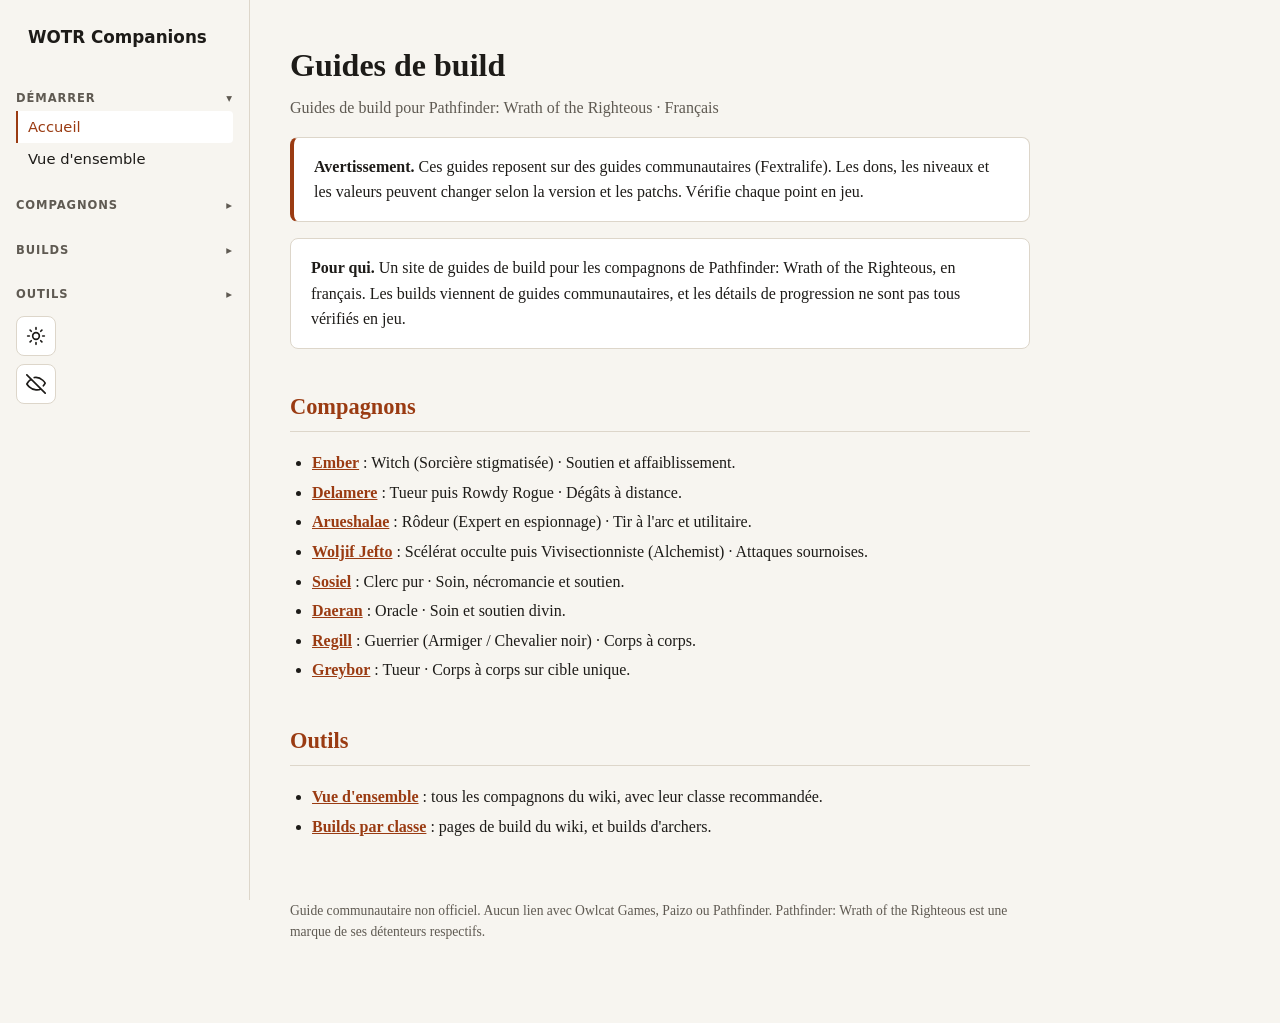
<file: index.html>
<!doctype html>
<html lang="fr">
<head>
  <meta charset="utf-8">
  <meta name="viewport" content="width=device-width, initial-scale=1">
  <title>Guides de build : WOTR Companions</title>
  <link rel="stylesheet" href="style.css">
</head>
<body>
<nav class="site-nav">
  <a class="nav-brand" href="index.html">WOTR Companions</a>
  <details class="nav-group" open>
    <summary class="nav-title">Démarrer</summary>
    <a href="index.html" aria-current="page">Accueil</a>
    <a href="companions.html">Vue d&#x27;ensemble</a>
  </details>
  <details class="nav-group" open>
    <summary class="nav-title">Compagnons</summary>
    <a href="ember.html">Ember</a>
    <a href="delamere.html">Delamere</a>
    <a href="arueshalae.html">Arueshalae</a>
    <a href="woljif.html">Woljif Jefto</a>
    <a href="sosiel.html">Sosiel</a>
    <a href="daeran.html">Daeran</a>
    <a href="regill.html">Regill</a>
    <a href="greybor.html">Greybor</a>
  </details>
  <details class="nav-group" open>
    <summary class="nav-title">Builds</summary>
    <a href="builds.html">Builds par classe</a>
    <a href="builds-maison.html">Builds maison</a>
  </details>
  <details class="nav-group" open>
    <summary class="nav-title">Outils</summary>
    <a href="calculateur-des.html">Calculateur de dés</a>
    <a href="mods.html">Mods</a>
    <a href="guides-wotrdb.html">Référence wotrdb</a>
  </details>
</nav>
<main>

  <h1>Guides de build</h1>
  <p class="subtitle">Guides de build pour Pathfinder: Wrath of the Righteous · Français</p>

  <div class="card warning">
    <strong>Avertissement.</strong> Ces guides reposent sur des guides communautaires (Fextralife). Les dons, les niveaux et les valeurs peuvent changer selon la version et les patchs. Vérifie chaque point en jeu.
  </div>

  <div class="card">
    <strong>Pour qui.</strong> Un site de guides de build pour les compagnons de Pathfinder: Wrath of the Righteous, en français. Les builds viennent de guides communautaires, et les détails de progression ne sont pas tous vérifiés en jeu.
  </div>

  <h2>Compagnons</h2>
  <ul>
    <li><a href="ember.html"><strong>Ember</strong></a> : Witch (Sorcière stigmatisée) · Soutien et affaiblissement.</li>
    <li><a href="delamere.html"><strong>Delamere</strong></a> : Tueur puis Rowdy Rogue · Dégâts à distance.</li>
    <li><a href="arueshalae.html"><strong>Arueshalae</strong></a> : Rôdeur (Expert en espionnage) · Tir à l&#x27;arc et utilitaire.</li>
    <li><a href="woljif.html"><strong>Woljif Jefto</strong></a> : Scélérat occulte puis Vivisectionniste (Alchemist) · Attaques sournoises.</li>
    <li><a href="sosiel.html"><strong>Sosiel</strong></a> : Clerc pur · Soin, nécromancie et soutien.</li>
    <li><a href="daeran.html"><strong>Daeran</strong></a> : Oracle · Soin et soutien divin.</li>
    <li><a href="regill.html"><strong>Regill</strong></a> : Guerrier (Armiger / Chevalier noir) · Corps à corps.</li>
    <li><a href="greybor.html"><strong>Greybor</strong></a> : Tueur · Corps à corps sur cible unique.</li>
  </ul>

  <h2>Outils</h2>
  <ul>
    <li><a href="companions.html"><strong>Vue d'ensemble</strong></a> : tous les compagnons du wiki, avec leur classe recommandée.</li>
    <li><a href="builds.html"><strong>Builds par classe</strong></a> : pages de build du wiki, et builds d'archers.</li>
  </ul>

  <footer>Guide communautaire non officiel. Aucun lien avec Owlcat Games, Paizo ou Pathfinder. Pathfinder: Wrath of the Righteous est une marque de ses détenteurs respectifs.</footer>
</main>
<script src="theme.js"></script>
</body>
</html>
</file>
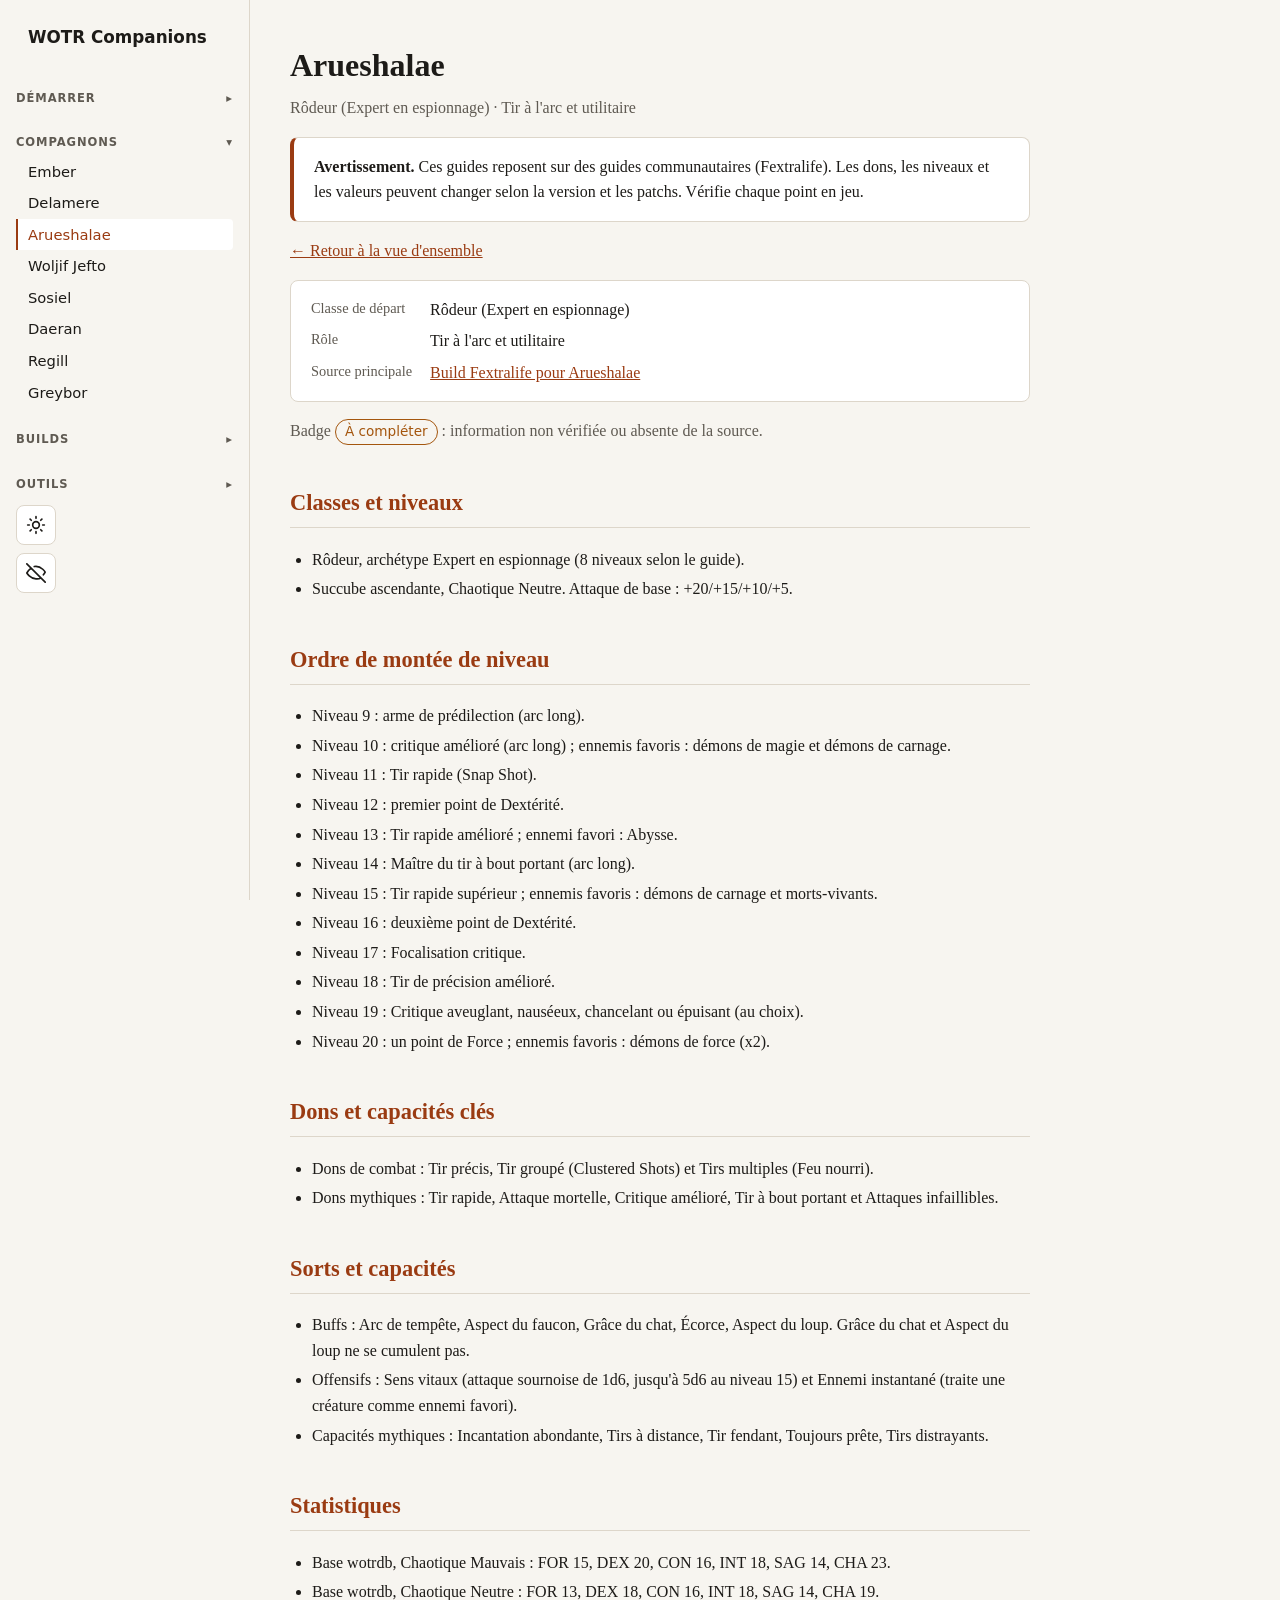
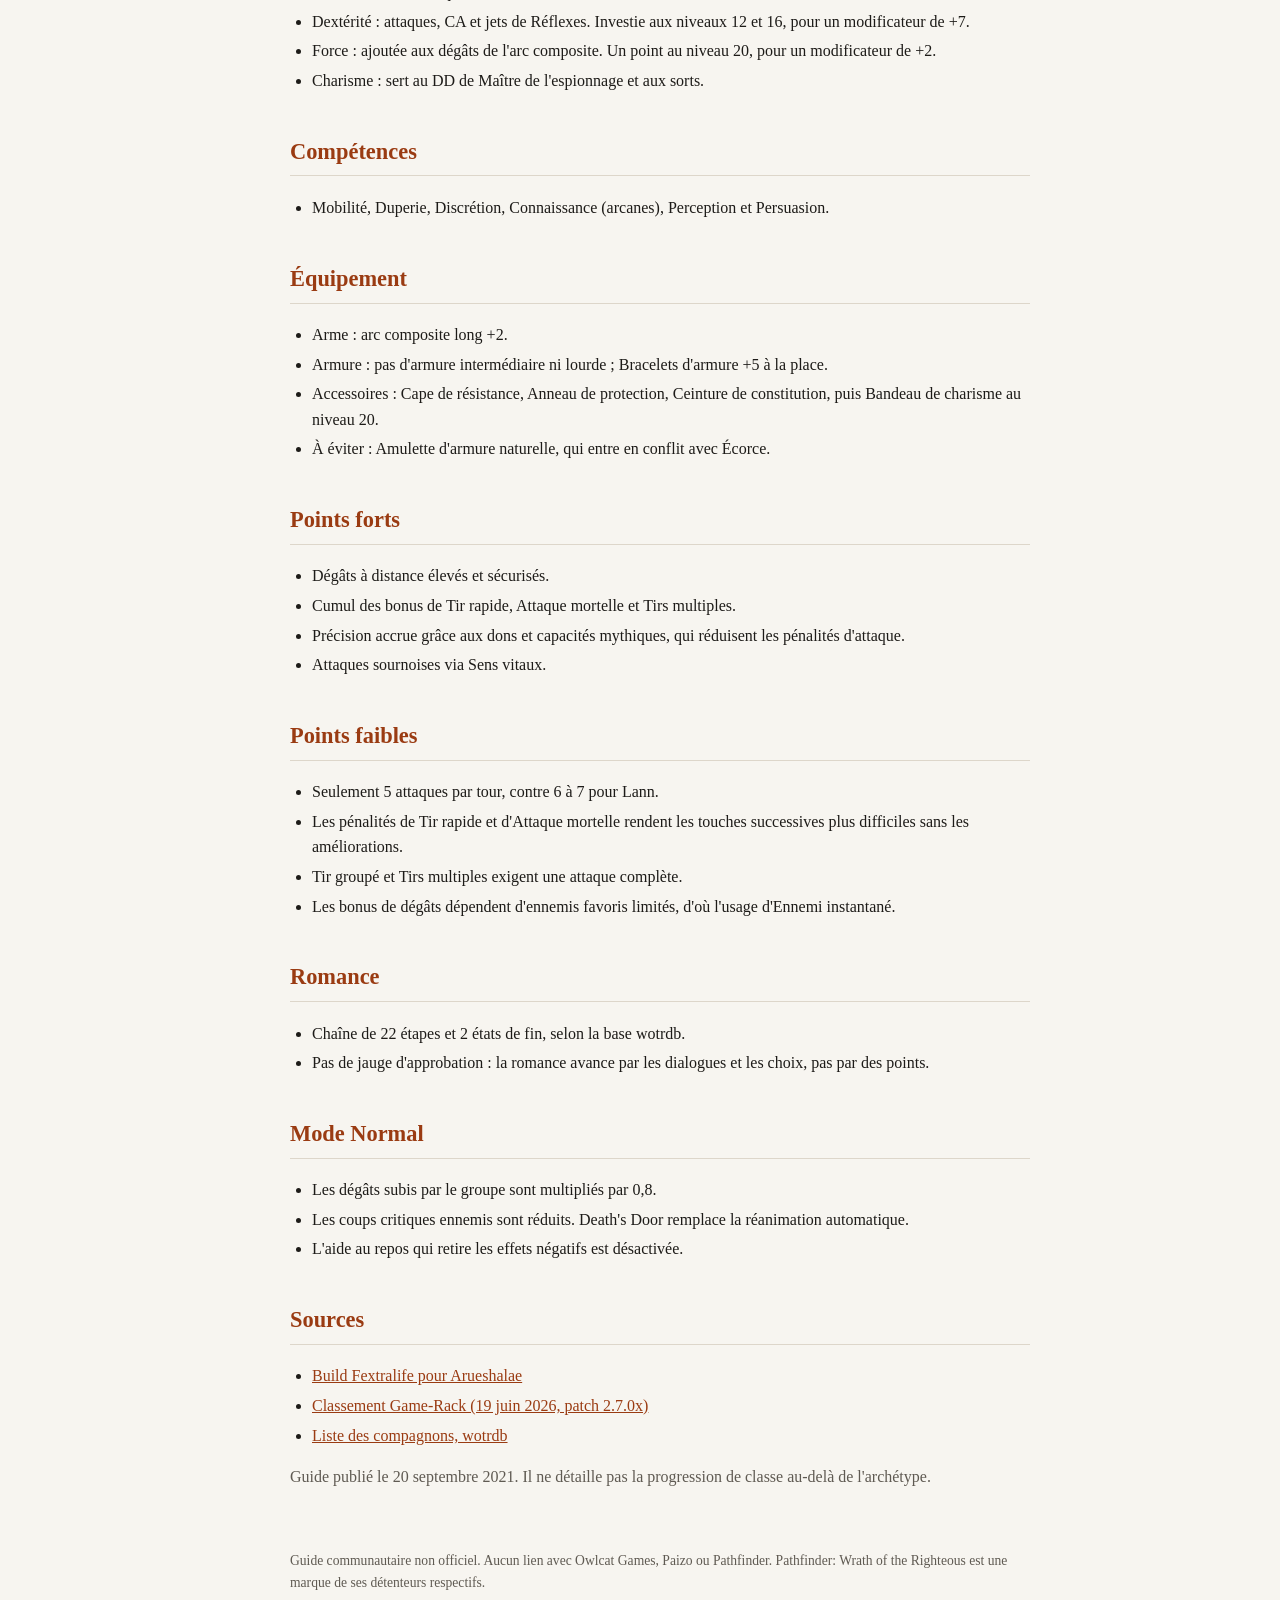
<file: arueshalae.html>
<!doctype html>
<html lang="fr">
<head>
  <meta charset="utf-8">
  <meta name="viewport" content="width=device-width, initial-scale=1">
  <title>Arueshalae : WOTR Companions</title>
  <link rel="stylesheet" href="style.css">
</head>
<body>
<nav class="site-nav">
  <a class="nav-brand" href="index.html">WOTR Companions</a>
  <details class="nav-group" open>
    <summary class="nav-title">Démarrer</summary>
    <a href="index.html">Accueil</a>
    <a href="companions.html">Vue d&#x27;ensemble</a>
  </details>
  <details class="nav-group" open>
    <summary class="nav-title">Compagnons</summary>
    <a href="ember.html">Ember</a>
    <a href="delamere.html">Delamere</a>
    <a href="arueshalae.html" aria-current="page">Arueshalae</a>
    <a href="woljif.html">Woljif Jefto</a>
    <a href="sosiel.html">Sosiel</a>
    <a href="daeran.html">Daeran</a>
    <a href="regill.html">Regill</a>
    <a href="greybor.html">Greybor</a>
  </details>
  <details class="nav-group" open>
    <summary class="nav-title">Builds</summary>
    <a href="builds.html">Builds par classe</a>
    <a href="builds-maison.html">Builds maison</a>
  </details>
  <details class="nav-group" open>
    <summary class="nav-title">Outils</summary>
    <a href="calculateur-des.html">Calculateur de dés</a>
    <a href="mods.html">Mods</a>
    <a href="guides-wotrdb.html">Référence wotrdb</a>
  </details>
</nav>
<main>

  <h1>Arueshalae</h1>
  <p class="subtitle">Rôdeur (Expert en espionnage) · Tir à l&#x27;arc et utilitaire</p>

  <div class="card warning">
    <strong>Avertissement.</strong> Ces guides reposent sur des guides communautaires (Fextralife). Les dons, les niveaux et les valeurs peuvent changer selon la version et les patchs. Vérifie chaque point en jeu.
  </div>

  <p><a href="companions.html">← Retour à la vue d'ensemble</a></p>

  <div class="card summary"><dl><dt>Classe de départ</dt><dd>Rôdeur (Expert en espionnage)</dd><dt>Rôle</dt><dd>Tir à l&#x27;arc et utilitaire</dd><dt>Source principale</dt><dd><a href="https://fextralife.com/arueshalae-build-pathfinder-wrath-of-the-righteous-guide/">Build Fextralife pour Arueshalae</a></dd></dl></div>

  <p class="muted">Badge <span class="badge badge-warn">À compléter</span> : information non vérifiée ou absente de la source.</p>

  <h2>Classes et niveaux</h2>
  <ul>
    <li>Rôdeur, archétype Expert en espionnage (8 niveaux selon le guide).</li>
    <li>Succube ascendante, Chaotique Neutre. Attaque de base : +20/+15/+10/+5.</li>
  </ul>

  <h2>Ordre de montée de niveau</h2>
  <ul>
    <li>Niveau 9 : arme de prédilection (arc long).</li>
    <li>Niveau 10 : critique amélioré (arc long) ; ennemis favoris : démons de magie et démons de carnage.</li>
    <li>Niveau 11 : Tir rapide (Snap Shot).</li>
    <li>Niveau 12 : premier point de Dextérité.</li>
    <li>Niveau 13 : Tir rapide amélioré ; ennemi favori : Abysse.</li>
    <li>Niveau 14 : Maître du tir à bout portant (arc long).</li>
    <li>Niveau 15 : Tir rapide supérieur ; ennemis favoris : démons de carnage et morts-vivants.</li>
    <li>Niveau 16 : deuxième point de Dextérité.</li>
    <li>Niveau 17 : Focalisation critique.</li>
    <li>Niveau 18 : Tir de précision amélioré.</li>
    <li>Niveau 19 : Critique aveuglant, nauséeux, chancelant ou épuisant (au choix).</li>
    <li>Niveau 20 : un point de Force ; ennemis favoris : démons de force (x2).</li>
  </ul>

  <h2>Dons et capacités clés</h2>
  <ul>
    <li>Dons de combat : Tir précis, Tir groupé (Clustered Shots) et Tirs multiples (Feu nourri).</li>
    <li>Dons mythiques : Tir rapide, Attaque mortelle, Critique amélioré, Tir à bout portant et Attaques infaillibles.</li>
  </ul>

  <h2>Sorts et capacités</h2>
  <ul>
    <li>Buffs : Arc de tempête, Aspect du faucon, Grâce du chat, Écorce, Aspect du loup. Grâce du chat et Aspect du loup ne se cumulent pas.</li>
    <li>Offensifs : Sens vitaux (attaque sournoise de 1d6, jusqu&#x27;à 5d6 au niveau 15) et Ennemi instantané (traite une créature comme ennemi favori).</li>
    <li>Capacités mythiques : Incantation abondante, Tirs à distance, Tir fendant, Toujours prête, Tirs distrayants.</li>
  </ul>

  <h2>Statistiques</h2>
  <ul>
    <li>Base wotrdb, Chaotique Mauvais : FOR 15, DEX 20, CON 16, INT 18, SAG 14, CHA 23.</li>
    <li>Base wotrdb, Chaotique Neutre : FOR 13, DEX 18, CON 16, INT 18, SAG 14, CHA 19.</li>
    <li>Dextérité : attaques, CA et jets de Réflexes. Investie aux niveaux 12 et 16, pour un modificateur de +7.</li>
    <li>Force : ajoutée aux dégâts de l&#x27;arc composite. Un point au niveau 20, pour un modificateur de +2.</li>
    <li>Charisme : sert au DD de Maître de l&#x27;espionnage et aux sorts.</li>
  </ul>

  <h2>Compétences</h2>
  <ul>
    <li>Mobilité, Duperie, Discrétion, Connaissance (arcanes), Perception et Persuasion.</li>
  </ul>

  <h2>Équipement</h2>
  <ul>
    <li>Arme : arc composite long +2.</li>
    <li>Armure : pas d&#x27;armure intermédiaire ni lourde ; Bracelets d&#x27;armure +5 à la place.</li>
    <li>Accessoires : Cape de résistance, Anneau de protection, Ceinture de constitution, puis Bandeau de charisme au niveau 20.</li>
    <li>À éviter : Amulette d&#x27;armure naturelle, qui entre en conflit avec Écorce.</li>
  </ul>

  <h2>Points forts</h2>
  <ul>
    <li>Dégâts à distance élevés et sécurisés.</li>
    <li>Cumul des bonus de Tir rapide, Attaque mortelle et Tirs multiples.</li>
    <li>Précision accrue grâce aux dons et capacités mythiques, qui réduisent les pénalités d&#x27;attaque.</li>
    <li>Attaques sournoises via Sens vitaux.</li>
  </ul>

  <h2>Points faibles</h2>
  <ul>
    <li>Seulement 5 attaques par tour, contre 6 à 7 pour Lann.</li>
    <li>Les pénalités de Tir rapide et d&#x27;Attaque mortelle rendent les touches successives plus difficiles sans les améliorations.</li>
    <li>Tir groupé et Tirs multiples exigent une attaque complète.</li>
    <li>Les bonus de dégâts dépendent d&#x27;ennemis favoris limités, d&#x27;où l&#x27;usage d&#x27;Ennemi instantané.</li>
  </ul>

  <h2>Romance</h2>
  <ul>
    <li>Chaîne de 22 étapes et 2 états de fin, selon la base wotrdb.</li>
    <li>Pas de jauge d&#x27;approbation : la romance avance par les dialogues et les choix, pas par des points.</li>
  </ul>

  <h2>Mode Normal</h2>
  <ul>
    <li>Les dégâts subis par le groupe sont multipliés par 0,8.</li>
    <li>Les coups critiques ennemis sont réduits. Death&#x27;s Door remplace la réanimation automatique.</li>
    <li>L&#x27;aide au repos qui retire les effets négatifs est désactivée.</li>
  </ul>

  <h2>Sources</h2>
  <ul>
    <li><a href="https://fextralife.com/arueshalae-build-pathfinder-wrath-of-the-righteous-guide/">Build Fextralife pour Arueshalae</a></li>
    <li><a href="https://game-rack.com/en/articles/en-pathfinder-wot-r-companion-ranking-build-1087">Classement Game-Rack (19 juin 2026, patch 2.7.0x)</a></li>
    <li><a href="https://wotrdb.wiki/fr/compagnons">Liste des compagnons, wotrdb</a></li>
  </ul>
  <p class="muted">Guide publié le 20 septembre 2021. Il ne détaille pas la progression de classe au-delà de l&#x27;archétype.</p>

  <footer>Guide communautaire non officiel. Aucun lien avec Owlcat Games, Paizo ou Pathfinder. Pathfinder: Wrath of the Righteous est une marque de ses détenteurs respectifs.</footer>
</main>
<script src="theme.js"></script>
</body>
</html>
</file>
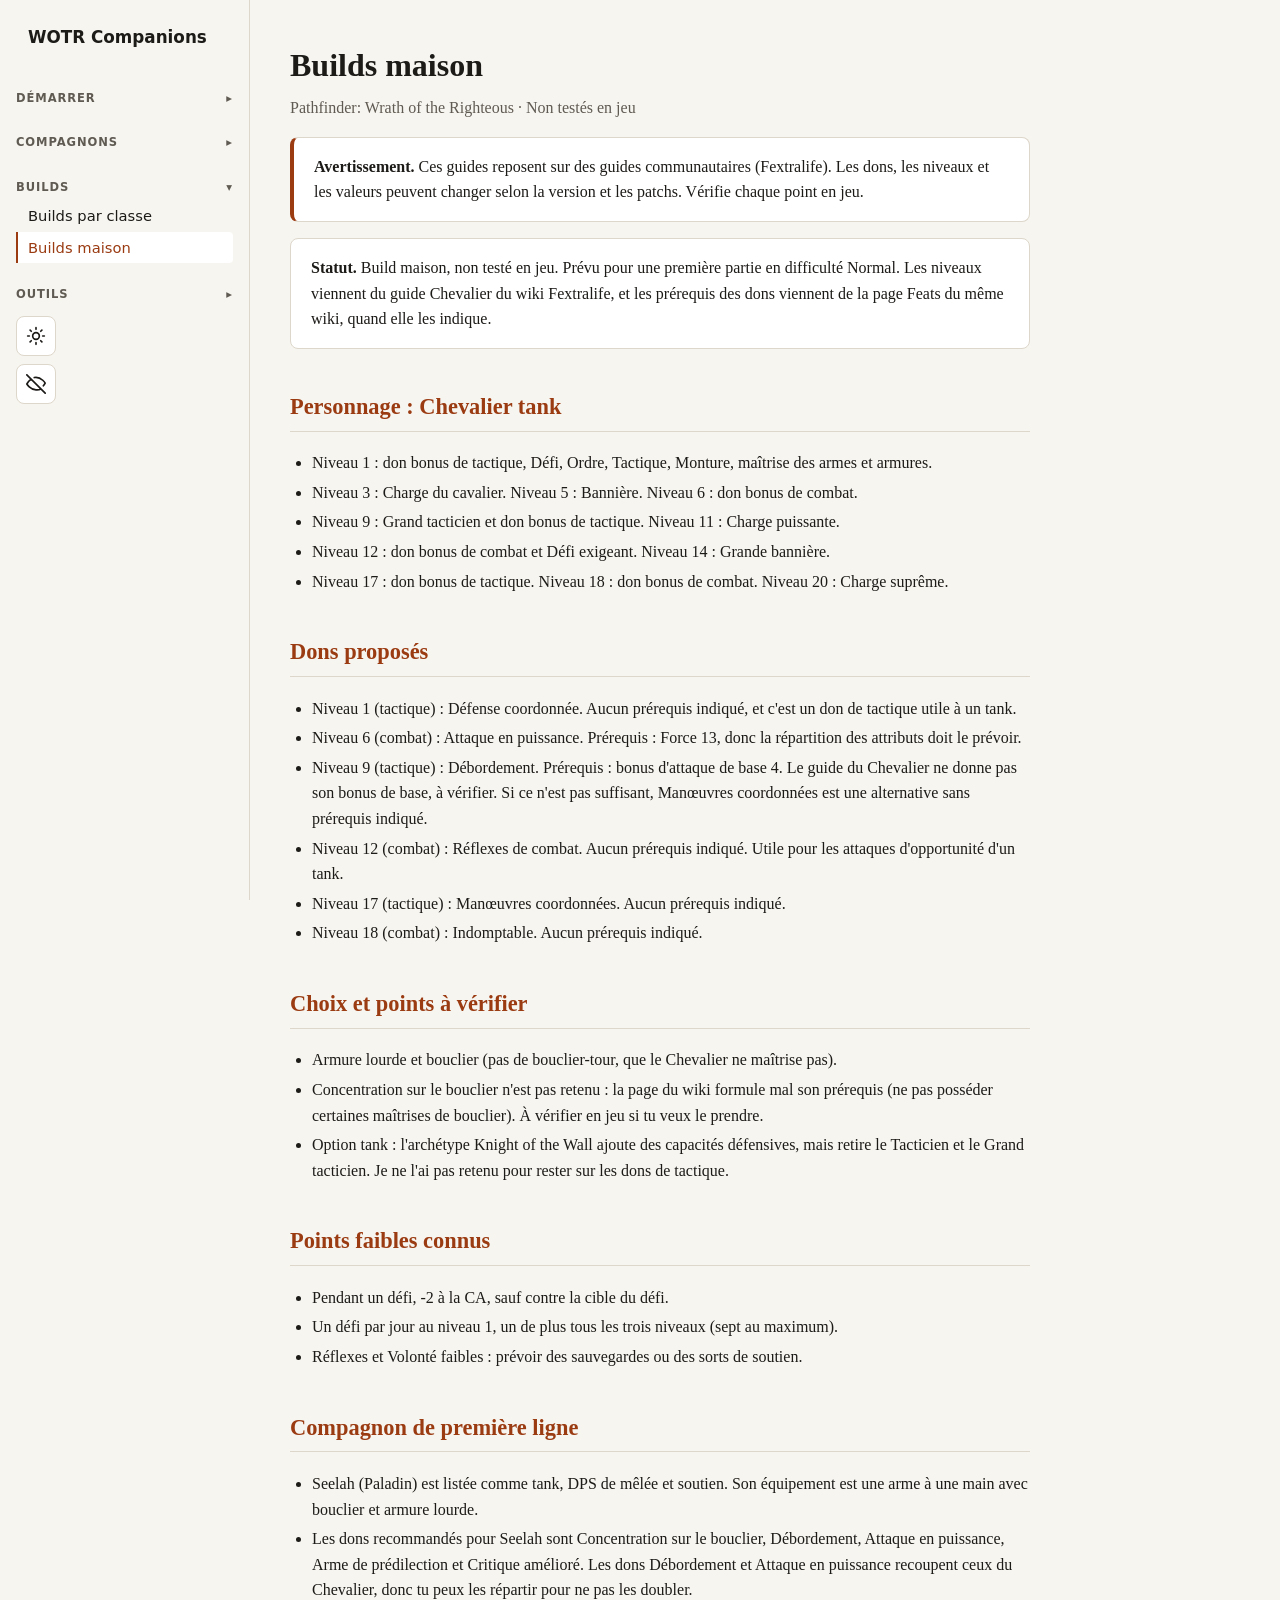
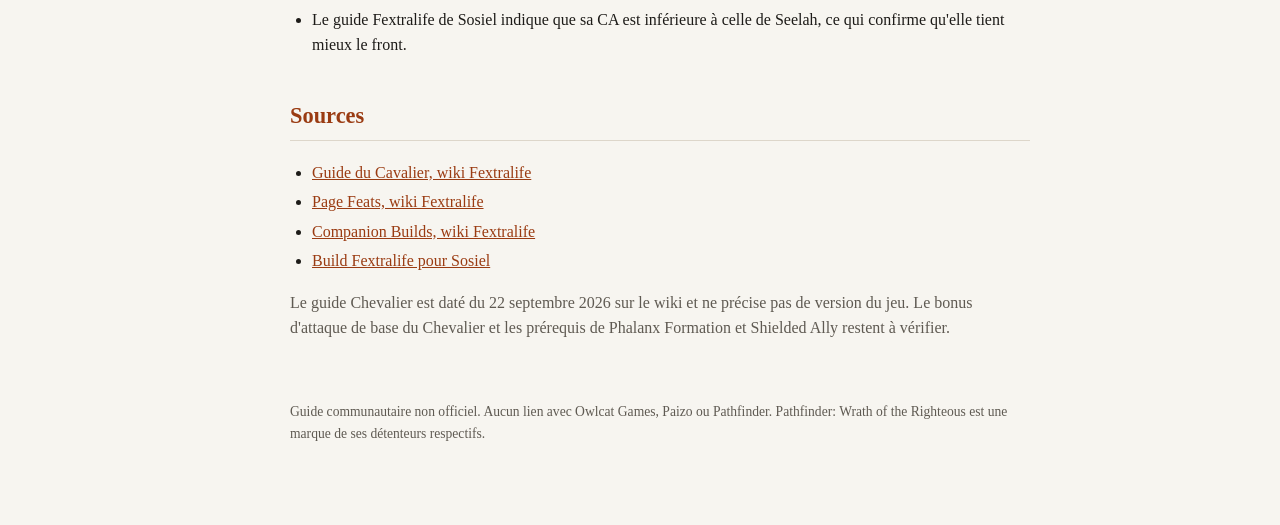
<file: builds-maison.html>
<!doctype html>
<html lang="fr">
<head>
  <meta charset="utf-8">
  <meta name="viewport" content="width=device-width, initial-scale=1">
  <title>Builds maison : WOTR Companions</title>
  <link rel="stylesheet" href="style.css">
</head>
<body>
<nav class="site-nav">
  <a class="nav-brand" href="index.html">WOTR Companions</a>
  <details class="nav-group" open>
    <summary class="nav-title">Démarrer</summary>
    <a href="index.html">Accueil</a>
    <a href="companions.html">Vue d&#x27;ensemble</a>
  </details>
  <details class="nav-group" open>
    <summary class="nav-title">Compagnons</summary>
    <a href="ember.html">Ember</a>
    <a href="delamere.html">Delamere</a>
    <a href="arueshalae.html">Arueshalae</a>
    <a href="woljif.html">Woljif Jefto</a>
    <a href="sosiel.html">Sosiel</a>
    <a href="daeran.html">Daeran</a>
    <a href="regill.html">Regill</a>
    <a href="greybor.html">Greybor</a>
  </details>
  <details class="nav-group" open>
    <summary class="nav-title">Builds</summary>
    <a href="builds.html">Builds par classe</a>
    <a href="builds-maison.html" aria-current="page">Builds maison</a>
  </details>
  <details class="nav-group" open>
    <summary class="nav-title">Outils</summary>
    <a href="calculateur-des.html">Calculateur de dés</a>
    <a href="mods.html">Mods</a>
    <a href="guides-wotrdb.html">Référence wotrdb</a>
  </details>
</nav>
<main>

  <h1>Builds maison</h1>
  <p class="subtitle">Pathfinder: Wrath of the Righteous · Non testés en jeu</p>

  <div class="card warning">
    <strong>Avertissement.</strong> Ces guides reposent sur des guides communautaires (Fextralife). Les dons, les niveaux et les valeurs peuvent changer selon la version et les patchs. Vérifie chaque point en jeu.
  </div>

  <div class="card"><strong>Statut.</strong> Build maison, non testé en jeu. Prévu pour une première partie en difficulté Normal. Les niveaux viennent du guide Chevalier du wiki Fextralife, et les prérequis des dons viennent de la page Feats du même wiki, quand elle les indique.</div>

  <h2>Personnage : Chevalier tank</h2>
  <ul>
    <li>Niveau 1 : don bonus de tactique, Défi, Ordre, Tactique, Monture, maîtrise des armes et armures.</li>
    <li>Niveau 3 : Charge du cavalier. Niveau 5 : Bannière. Niveau 6 : don bonus de combat.</li>
    <li>Niveau 9 : Grand tacticien et don bonus de tactique. Niveau 11 : Charge puissante.</li>
    <li>Niveau 12 : don bonus de combat et Défi exigeant. Niveau 14 : Grande bannière.</li>
    <li>Niveau 17 : don bonus de tactique. Niveau 18 : don bonus de combat. Niveau 20 : Charge suprême.</li>
  </ul>

  <h2>Dons proposés</h2>
  <ul>
    <li>Niveau 1 (tactique) : Défense coordonnée. Aucun prérequis indiqué, et c&#x27;est un don de tactique utile à un tank.</li>
    <li>Niveau 6 (combat) : Attaque en puissance. Prérequis : Force 13, donc la répartition des attributs doit le prévoir.</li>
    <li>Niveau 9 (tactique) : Débordement. Prérequis : bonus d&#x27;attaque de base 4. Le guide du Chevalier ne donne pas son bonus de base, à vérifier. Si ce n&#x27;est pas suffisant, Manœuvres coordonnées est une alternative sans prérequis indiqué.</li>
    <li>Niveau 12 (combat) : Réflexes de combat. Aucun prérequis indiqué. Utile pour les attaques d&#x27;opportunité d&#x27;un tank.</li>
    <li>Niveau 17 (tactique) : Manœuvres coordonnées. Aucun prérequis indiqué.</li>
    <li>Niveau 18 (combat) : Indomptable. Aucun prérequis indiqué.</li>
  </ul>

  <h2>Choix et points à vérifier</h2>
  <ul>
    <li>Armure lourde et bouclier (pas de bouclier-tour, que le Chevalier ne maîtrise pas).</li>
    <li>Concentration sur le bouclier n&#x27;est pas retenu : la page du wiki formule mal son prérequis (ne pas posséder certaines maîtrises de bouclier). À vérifier en jeu si tu veux le prendre.</li>
    <li>Option tank : l&#x27;archétype Knight of the Wall ajoute des capacités défensives, mais retire le Tacticien et le Grand tacticien. Je ne l&#x27;ai pas retenu pour rester sur les dons de tactique.</li>
  </ul>

  <h2>Points faibles connus</h2>
  <ul>
    <li>Pendant un défi, -2 à la CA, sauf contre la cible du défi.</li>
    <li>Un défi par jour au niveau 1, un de plus tous les trois niveaux (sept au maximum).</li>
    <li>Réflexes et Volonté faibles : prévoir des sauvegardes ou des sorts de soutien.</li>
  </ul>

  <h2>Compagnon de première ligne</h2>
  <ul>
    <li>Seelah (Paladin) est listée comme tank, DPS de mêlée et soutien. Son équipement est une arme à une main avec bouclier et armure lourde.</li>
    <li>Les dons recommandés pour Seelah sont Concentration sur le bouclier, Débordement, Attaque en puissance, Arme de prédilection et Critique amélioré. Les dons Débordement et Attaque en puissance recoupent ceux du Chevalier, donc tu peux les répartir pour ne pas les doubler.</li>
    <li>Le guide Fextralife de Sosiel indique que sa CA est inférieure à celle de Seelah, ce qui confirme qu&#x27;elle tient mieux le front.</li>
  </ul>

  <h2>Sources</h2>
  <ul>
    <li><a href="https://pathfinderwrathoftherighteous.wiki.fextralife.com/Cavalier">Guide du Cavalier, wiki Fextralife</a></li>
    <li><a href="https://pathfinderwrathoftherighteous.wiki.fextralife.com/Feats">Page Feats, wiki Fextralife</a></li>
    <li><a href="https://pathfinderwrathoftherighteous.wiki.fextralife.com/Companion_Builds">Companion Builds, wiki Fextralife</a></li>
    <li><a href="https://fextralife.com/sosiel-build-pathfinder-wrath-of-the-righteous-guide/">Build Fextralife pour Sosiel</a></li>
  </ul>
  <p class="muted">Le guide Chevalier est daté du 22 septembre 2026 sur le wiki et ne précise pas de version du jeu. Le bonus d'attaque de base du Chevalier et les prérequis de Phalanx Formation et Shielded Ally restent à vérifier.</p>

  <footer>Guide communautaire non officiel. Aucun lien avec Owlcat Games, Paizo ou Pathfinder. Pathfinder: Wrath of the Righteous est une marque de ses détenteurs respectifs.</footer>
</main>
<script src="theme.js"></script>
</body>
</html>
</file>
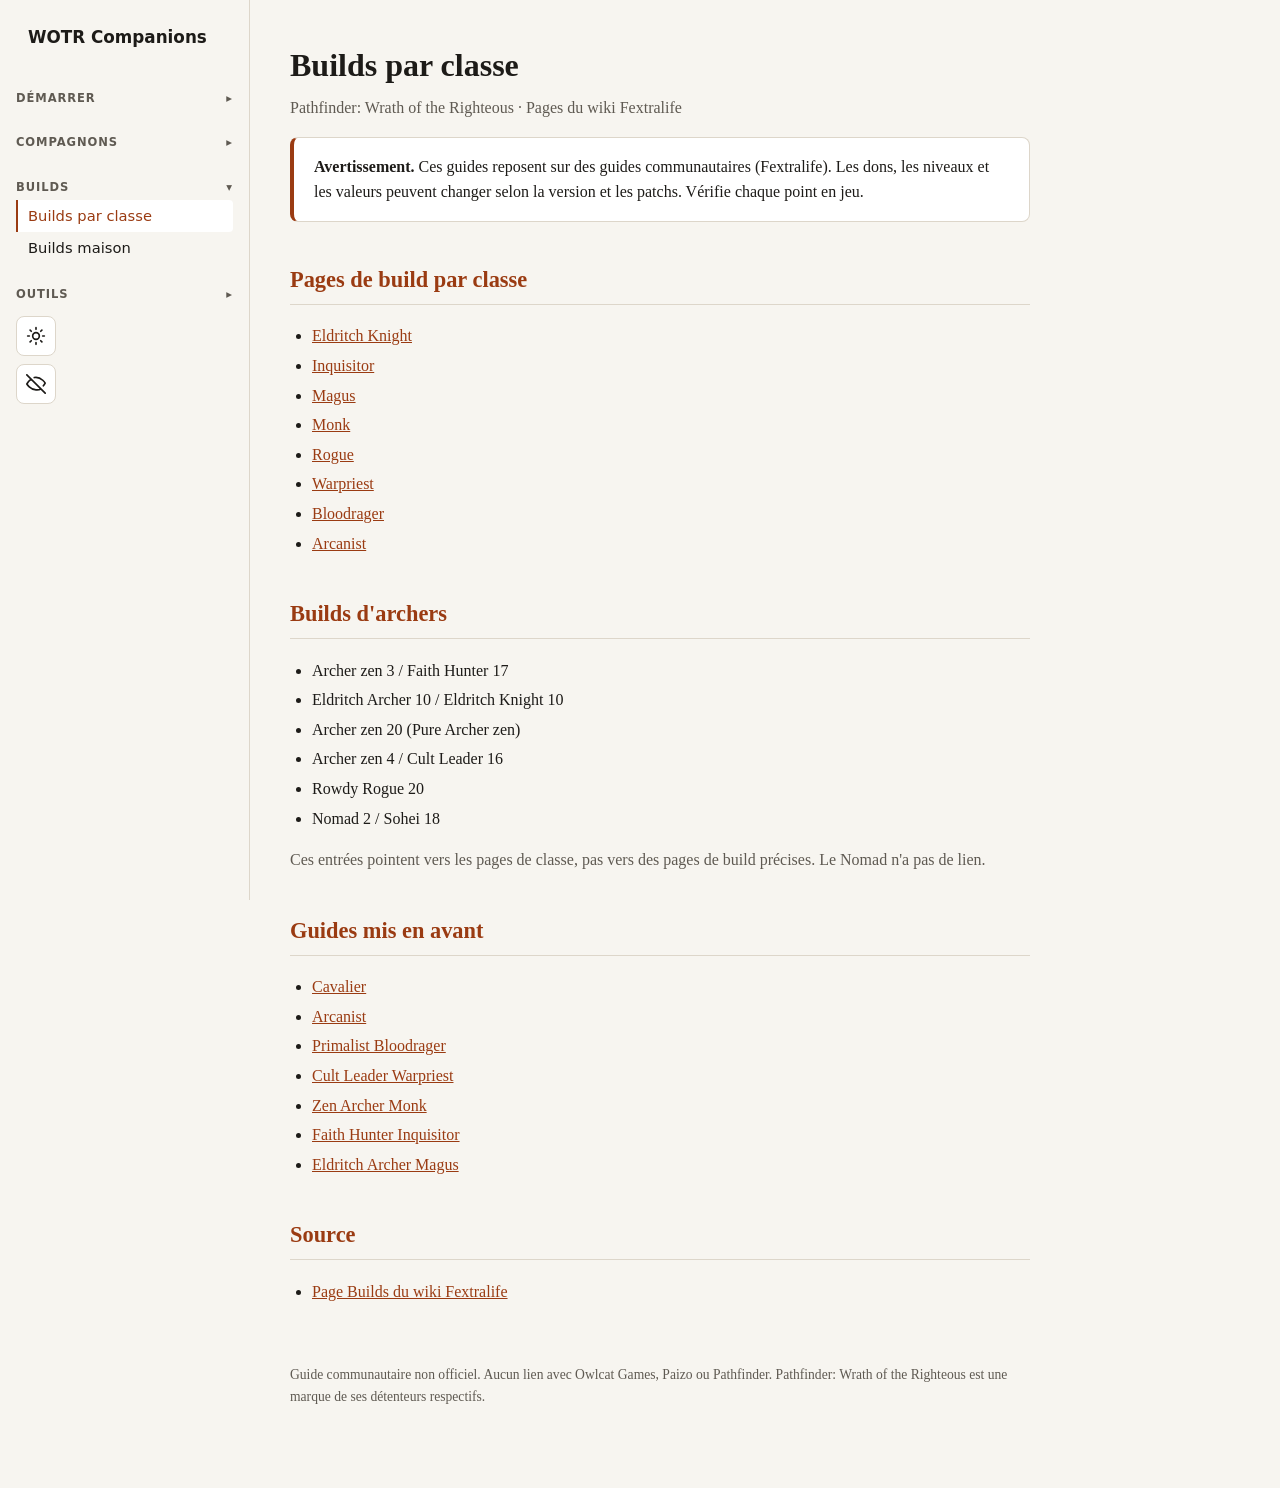
<file: builds.html>
<!doctype html>
<html lang="fr">
<head>
  <meta charset="utf-8">
  <meta name="viewport" content="width=device-width, initial-scale=1">
  <title>Builds par classe : WOTR Companions</title>
  <link rel="stylesheet" href="style.css">
</head>
<body>
<nav class="site-nav">
  <a class="nav-brand" href="index.html">WOTR Companions</a>
  <details class="nav-group" open>
    <summary class="nav-title">Démarrer</summary>
    <a href="index.html">Accueil</a>
    <a href="companions.html">Vue d&#x27;ensemble</a>
  </details>
  <details class="nav-group" open>
    <summary class="nav-title">Compagnons</summary>
    <a href="ember.html">Ember</a>
    <a href="delamere.html">Delamere</a>
    <a href="arueshalae.html">Arueshalae</a>
    <a href="woljif.html">Woljif Jefto</a>
    <a href="sosiel.html">Sosiel</a>
    <a href="daeran.html">Daeran</a>
    <a href="regill.html">Regill</a>
    <a href="greybor.html">Greybor</a>
  </details>
  <details class="nav-group" open>
    <summary class="nav-title">Builds</summary>
    <a href="builds.html" aria-current="page">Builds par classe</a>
    <a href="builds-maison.html">Builds maison</a>
  </details>
  <details class="nav-group" open>
    <summary class="nav-title">Outils</summary>
    <a href="calculateur-des.html">Calculateur de dés</a>
    <a href="mods.html">Mods</a>
    <a href="guides-wotrdb.html">Référence wotrdb</a>
  </details>
</nav>
<main>

  <h1>Builds par classe</h1>
  <p class="subtitle">Pathfinder: Wrath of the Righteous · Pages du wiki Fextralife</p>

  <div class="card warning">
    <strong>Avertissement.</strong> Ces guides reposent sur des guides communautaires (Fextralife). Les dons, les niveaux et les valeurs peuvent changer selon la version et les patchs. Vérifie chaque point en jeu.
  </div>

  <h2>Pages de build par classe</h2>
  <ul>
    <li><a href="https://pathfinderwrathoftherighteous.wiki.fextralife.com/Eldritch_Knight_Builds">Eldritch Knight</a></li>
    <li><a href="https://pathfinderwrathoftherighteous.wiki.fextralife.com/Inquisitor_Builds">Inquisitor</a></li>
    <li><a href="https://pathfinderwrathoftherighteous.wiki.fextralife.com/Magus_Builds">Magus</a></li>
    <li><a href="https://pathfinderwrathoftherighteous.wiki.fextralife.com/Monk_Builds">Monk</a></li>
    <li><a href="https://pathfinderwrathoftherighteous.wiki.fextralife.com/Rogue_Builds">Rogue</a></li>
    <li><a href="https://pathfinderwrathoftherighteous.wiki.fextralife.com/Warpriest_Builds">Warpriest</a></li>
    <li><a href="https://pathfinderwrathoftherighteous.wiki.fextralife.com/Bloodrager_Builds">Bloodrager</a></li>
    <li><a href="https://pathfinderwrathoftherighteous.wiki.fextralife.com/Arcanist_Builds">Arcanist</a></li>
  </ul>

  <h2>Builds d&#x27;archers</h2>
  <ul>
    <li>Archer zen 3 / Faith Hunter 17</li>
    <li>Eldritch Archer 10 / Eldritch Knight 10</li>
    <li>Archer zen 20 (Pure Archer zen)</li>
    <li>Archer zen 4 / Cult Leader 16</li>
    <li>Rowdy Rogue 20</li>
    <li>Nomad 2 / Sohei 18</li>
  </ul>
  <p class="muted">Ces entrées pointent vers les pages de classe, pas vers des pages de build précises. Le Nomad n'a pas de lien.</p>

  <h2>Guides mis en avant</h2>
  <ul>
    <li><a href="https://pathfinderwrathoftherighteous.wiki.fextralife.com/Cavalier">Cavalier</a></li>
    <li><a href="https://pathfinderwrathoftherighteous.wiki.fextralife.com/Arcanist">Arcanist</a></li>
    <li><a href="https://fextralife.com/primalist-bloodrager-build-pathfinder-wrath-of-the-righteous-guide-warrior-bloodrager/">Primalist Bloodrager</a></li>
    <li><a href="https://fextralife.com/cult-leader-warpriest-build-pathfinder-wrath-of-the-righteous-guide-zealous-warpriest/">Cult Leader Warpriest</a></li>
    <li><a href="https://fextralife.com/zen-archer-monk-build-pathfinder-wrath-of-the-righteous-guide-machinegun-monk/">Zen Archer Monk</a></li>
    <li><a href="https://fextralife.com/faith-hunter-inquisitor-build-pathfinder-wrath-of-the-righteous-guide-divine-inquisitor/">Faith Hunter Inquisitor</a></li>
    <li><a href="https://fextralife.com/eldritch-archer-magus-build-pathfinder-wrath-of-the-righteous-guide-magus-destroyer/">Eldritch Archer Magus</a></li>
  </ul>

  <h2>Source</h2>
  <ul>
    <li><a href="https://pathfinderwrathoftherighteous.wiki.fextralife.com/Builds">Page Builds du wiki Fextralife</a></li>
  </ul>

  <footer>Guide communautaire non officiel. Aucun lien avec Owlcat Games, Paizo ou Pathfinder. Pathfinder: Wrath of the Righteous est une marque de ses détenteurs respectifs.</footer>
</main>
<script src="theme.js"></script>
</body>
</html>
</file>
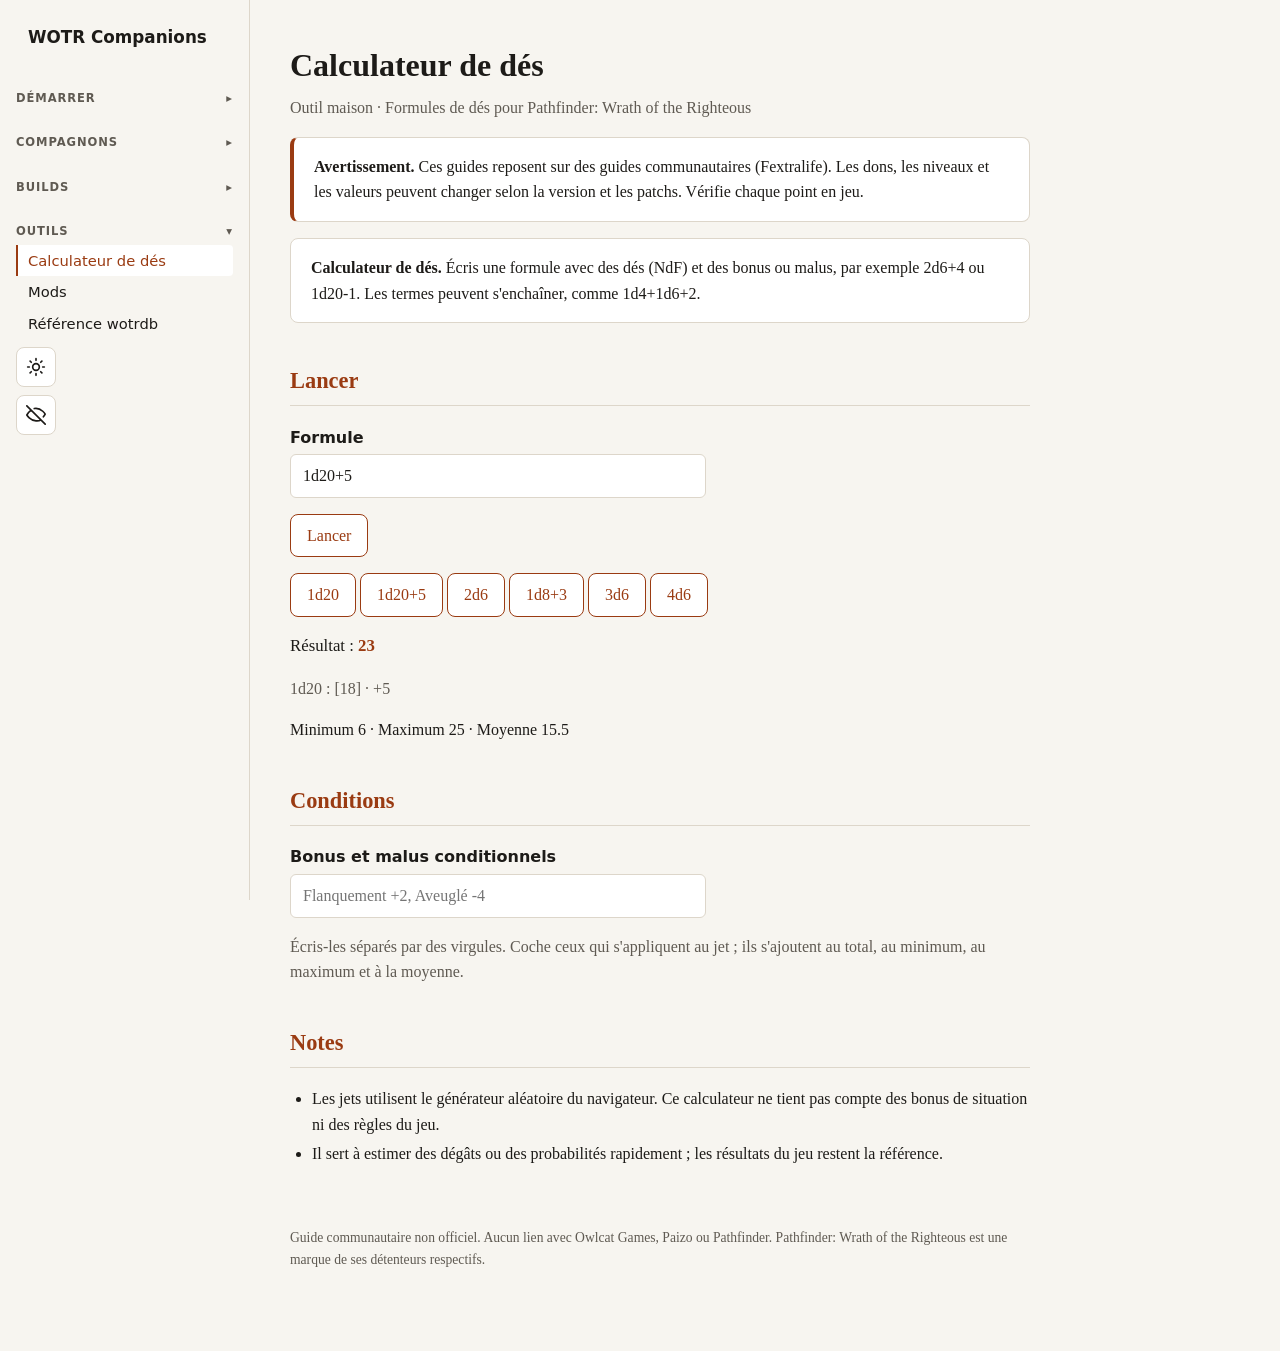
<file: calculateur-des.html>
<!doctype html>
<html lang="fr">
<head>
  <meta charset="utf-8">
  <meta name="viewport" content="width=device-width, initial-scale=1">
  <title>Calculateur de dés : WOTR Companions</title>
  <link rel="stylesheet" href="style.css">
</head>
<body>
<nav class="site-nav">
  <a class="nav-brand" href="index.html">WOTR Companions</a>
  <details class="nav-group" open>
    <summary class="nav-title">Démarrer</summary>
    <a href="index.html">Accueil</a>
    <a href="companions.html">Vue d&#x27;ensemble</a>
  </details>
  <details class="nav-group" open>
    <summary class="nav-title">Compagnons</summary>
    <a href="ember.html">Ember</a>
    <a href="delamere.html">Delamere</a>
    <a href="arueshalae.html">Arueshalae</a>
    <a href="woljif.html">Woljif Jefto</a>
    <a href="sosiel.html">Sosiel</a>
    <a href="daeran.html">Daeran</a>
    <a href="regill.html">Regill</a>
    <a href="greybor.html">Greybor</a>
  </details>
  <details class="nav-group" open>
    <summary class="nav-title">Builds</summary>
    <a href="builds.html">Builds par classe</a>
    <a href="builds-maison.html">Builds maison</a>
  </details>
  <details class="nav-group" open>
    <summary class="nav-title">Outils</summary>
    <a href="calculateur-des.html" aria-current="page">Calculateur de dés</a>
    <a href="mods.html">Mods</a>
    <a href="guides-wotrdb.html">Référence wotrdb</a>
  </details>
</nav>
<main>

  <h1>Calculateur de dés</h1>
  <p class="subtitle">Outil maison · Formules de dés pour Pathfinder: Wrath of the Righteous</p>

  <div class="card warning">
    <strong>Avertissement.</strong> Ces guides reposent sur des guides communautaires (Fextralife). Les dons, les niveaux et les valeurs peuvent changer selon la version et les patchs. Vérifie chaque point en jeu.
  </div>

  <div class="card"><strong>Calculateur de dés.</strong> Écris une formule avec des dés (NdF) et des bonus ou malus, par exemple 2d6+4 ou 1d20-1. Les termes peuvent s'enchaîner, comme 1d4+1d6+2.</div>

  <h2>Lancer</h2>
  <label for="dice-expr">Formule</label>
  <input class="filter-input" id="dice-expr" type="text" value="1d20+5" autocomplete="off">
  <p><button class="btn" id="dice-roll" type="button">Lancer</button></p>
  <p><button class="btn" type="button" data-dice="1d20">1d20</button> <button class="btn" type="button" data-dice="1d20+5">1d20+5</button> <button class="btn" type="button" data-dice="2d6">2d6</button> <button class="btn" type="button" data-dice="1d8+3">1d8+3</button> <button class="btn" type="button" data-dice="3d6">3d6</button> <button class="btn" type="button" data-dice="4d6">4d6</button></p>
  <div id="dice-out" aria-live="polite"></div>

  <h2>Conditions</h2>
  <label for="dice-cond">Bonus et malus conditionnels</label>
  <input class="filter-input" id="dice-cond" type="text" placeholder="Flanquement +2, Aveuglé -4" autocomplete="off">
  <p class="muted">Écris-les séparés par des virgules. Coche ceux qui s'appliquent au jet ; ils s'ajoutent au total, au minimum, au maximum et à la moyenne.</p>
  <div id="dice-conds"></div>

  <h2>Notes</h2>
  <ul>
    <li>Les jets utilisent le générateur aléatoire du navigateur. Ce calculateur ne tient pas compte des bonus de situation ni des règles du jeu.</li>
    <li>Il sert à estimer des dégâts ou des probabilités rapidement ; les résultats du jeu restent la référence.</li>
  </ul>

<script>
function parseDice(expr) {
  const s = expr.replace(/\s+/g, '');
  if (!s) return null;
  const re = /([+-]?)(\d*)d(\d+)|([+-]?)(\d+)/gi;
  const terms = [];
  let pos = 0, m;
  while ((m = re.exec(s)) !== null) {
    if (m.index !== pos) return null;
    pos = re.lastIndex;
    if (m[3] !== undefined) {
      const sign = m[1] === '-' ? -1 : 1;
      const n = m[2] ? parseInt(m[2], 10) : 1;
      const f = parseInt(m[3], 10);
      if (n < 1 || n > 100 || f < 2 || f > 1000) return null;
      terms.push({ dice: true, sign: sign, n: n, f: f });
    } else {
      const sign = m[4] === '-' ? -1 : 1;
      terms.push({ dice: false, sign: sign, v: parseInt(m[5], 10) });
    }
  }
  if (pos !== s.length || terms.length === 0) return null;
  return terms;
}

function rollDice(terms) {
  let total = 0, min = 0, max = 0, avg = 0;
  const details = [];
  for (const t of terms) {
    if (t.dice) {
      const rolls = [];
      for (let i = 0; i < t.n; i++) rolls.push(Math.floor(Math.random() * t.f) + 1);
      const sum = rolls.reduce((a, b) => a + b, 0);
      total += t.sign * sum;
      if (t.sign > 0) { min += t.n; max += t.n * t.f; }
      else { min -= t.n * t.f; max -= t.n; }
      avg += t.sign * t.n * (t.f + 1) / 2;
      details.push((t.sign < 0 ? '-' : '') + t.n + 'd' + t.f + ' : [' + rolls.join(', ') + ']');
    } else {
      total += t.sign * t.v;
      min += t.sign * t.v;
      max += t.sign * t.v;
      avg += t.sign * t.v;
      details.push((t.sign < 0 ? '-' : '+') + t.v);
    }
  }
  return { total: total, min: min, max: max, avg: avg, details: details };
}

(function () {
  const input = document.getElementById('dice-expr');
  const out = document.getElementById('dice-out');
  const btn = document.getElementById('dice-roll');
  const condInput = document.getElementById('dice-cond');
  const condBox = document.getElementById('dice-conds');
  function parseConds(text) {
    const list = [];
    text.split(',').forEach(function (piece) {
      const m = piece.match(/^\s*(.+?)\s*([+-]\s*\d+)\s*$/);
      if (m) list.push({ label: m[1], value: parseInt(m[2].replace(/\s+/g, ''), 10) });
    });
    return list;
  }
  function renderConds() {
    condBox.textContent = '';
    parseConds(condInput.value).forEach(function (c, i) {
      const lab = document.createElement('label');
      lab.style.display = 'inline-block';
      lab.style.marginRight = '16px';
      const cb = document.createElement('input');
      cb.type = 'checkbox';
      cb.id = 'dice-cond-' + i;
      cb.setAttribute('data-value', String(c.value));
      cb.setAttribute('data-label', c.label);
      cb.addEventListener('change', run);
      lab.appendChild(cb);
      lab.appendChild(document.createTextNode(' ' + c.label + ' (' + (c.value > 0 ? '+' : '') + c.value + ')'));
      condBox.appendChild(lab);
    });
  }
  function activeConds() {
    const act = [];
    condBox.querySelectorAll('input[type=checkbox]').forEach(function (cb) {
      if (cb.checked) act.push({ label: cb.getAttribute('data-label'), value: parseInt(cb.getAttribute('data-value'), 10) });
    });
    return act;
  }
  function run() {
    const terms = parseDice(input.value);
    out.textContent = '';
    if (!terms) {
      const p = document.createElement('p');
      p.className = 'over';
      p.textContent = 'Formule non valide. Exemples : 1d20+5, 2d6, 3d8-2, 1d4+1d6+2.';
      out.appendChild(p);
      return;
    }
    const r = rollDice(terms);
    const acts = activeConds();
    const mod = acts.reduce(function (a, c) { return a + c.value; }, 0);
    r.total += mod; r.min += mod; r.max += mod; r.avg += mod;
    acts.forEach(function (c) { r.details.push(c.label + ' ' + (c.value > 0 ? '+' : '') + c.value); });
    const big = document.createElement('div');
    big.className = 'result';
    big.innerHTML = 'Résultat : <strong></strong>';
    big.querySelector('strong').textContent = r.total;
    const det = document.createElement('p');
    det.className = 'muted';
    det.textContent = r.details.join('  ·  ');
    const stats = document.createElement('p');
    stats.textContent = 'Minimum ' + r.min + ' · Maximum ' + r.max + ' · Moyenne ' + (Math.round(r.avg * 10) / 10);
    out.appendChild(big);
    out.appendChild(det);
    out.appendChild(stats);
  }
  btn.addEventListener('click', run);
  condInput.addEventListener('input', function () { renderConds(); run(); });
  input.addEventListener('keydown', function (e) { if (e.key === 'Enter') run(); });
  document.querySelectorAll('[data-dice]').forEach(function (b) {
    b.addEventListener('click', function () { input.value = b.getAttribute('data-dice'); run(); });
  });
  renderConds();
  run();
})();
</script>

  <footer>Guide communautaire non officiel. Aucun lien avec Owlcat Games, Paizo ou Pathfinder. Pathfinder: Wrath of the Righteous est une marque de ses détenteurs respectifs.</footer>
</main>
<script src="theme.js"></script>
</body>
</html>
</file>
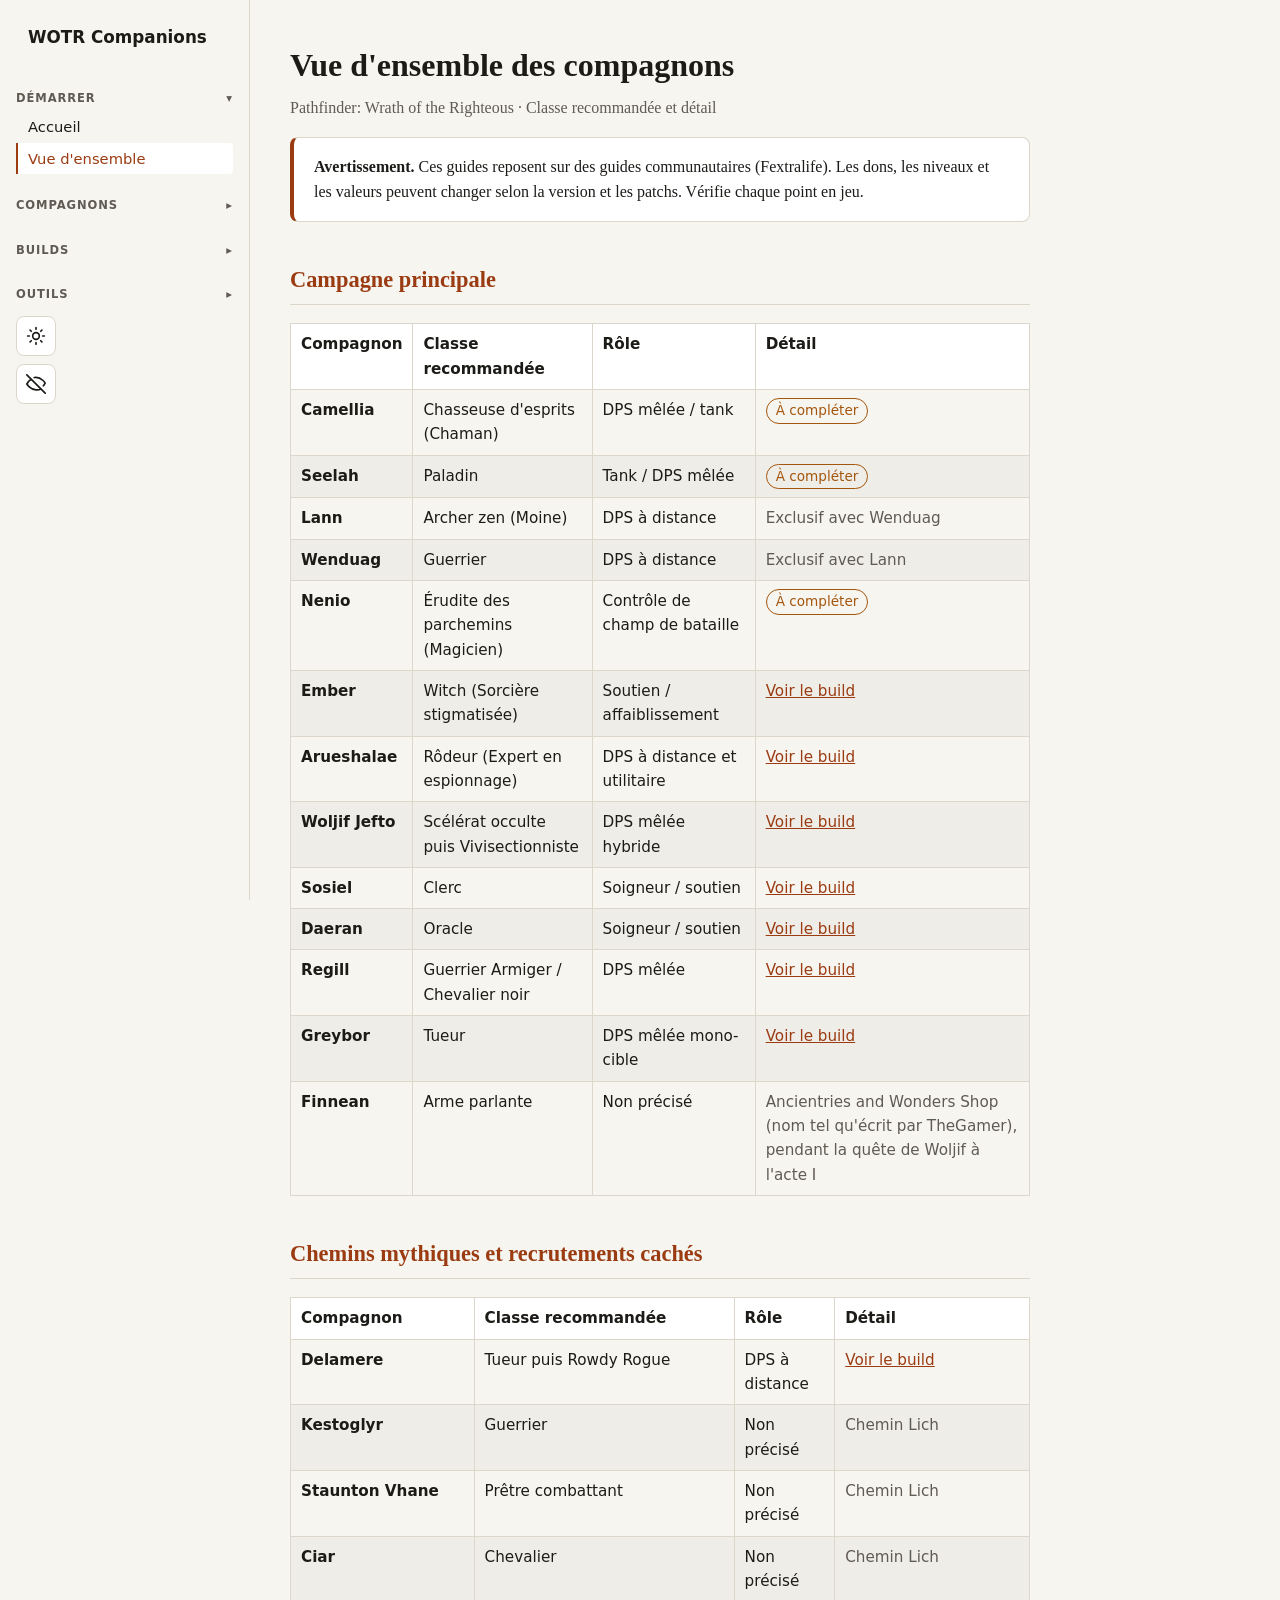
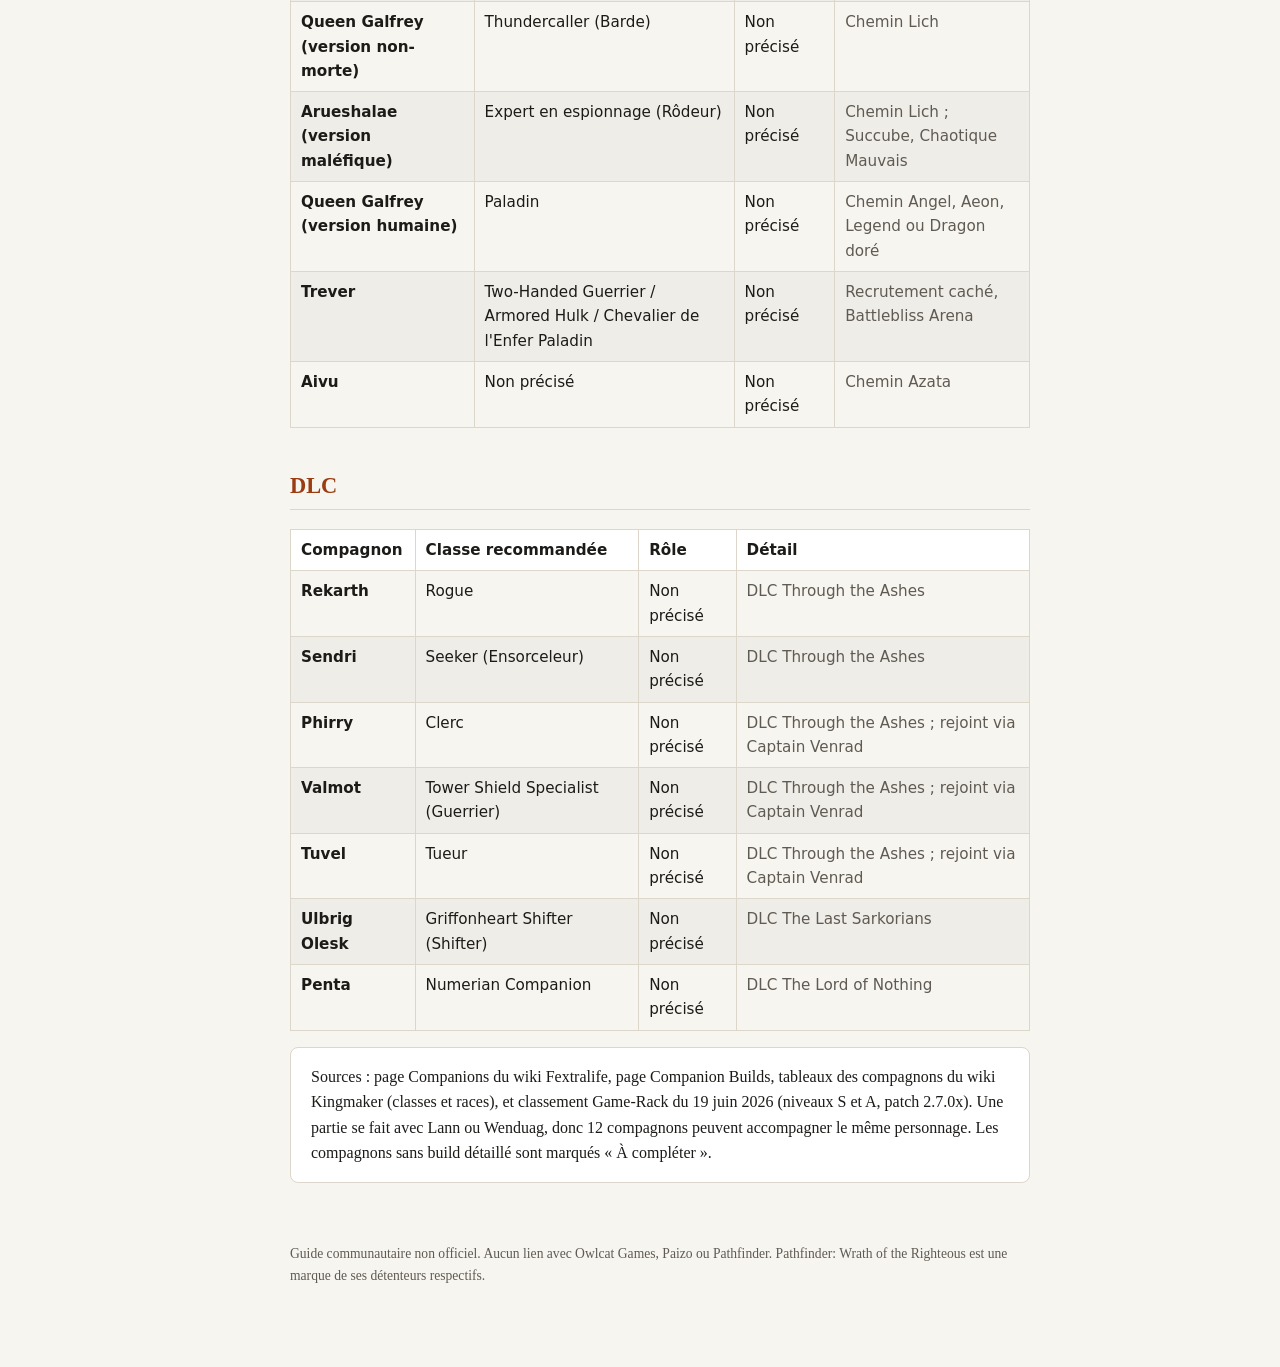
<file: companions.html>
<!doctype html>
<html lang="fr">
<head>
  <meta charset="utf-8">
  <meta name="viewport" content="width=device-width, initial-scale=1">
  <title>Vue d&#x27;ensemble des compagnons : WOTR Companions</title>
  <link rel="stylesheet" href="style.css">
</head>
<body>
<nav class="site-nav">
  <a class="nav-brand" href="index.html">WOTR Companions</a>
  <details class="nav-group" open>
    <summary class="nav-title">Démarrer</summary>
    <a href="index.html">Accueil</a>
    <a href="companions.html" aria-current="page">Vue d&#x27;ensemble</a>
  </details>
  <details class="nav-group" open>
    <summary class="nav-title">Compagnons</summary>
    <a href="ember.html">Ember</a>
    <a href="delamere.html">Delamere</a>
    <a href="arueshalae.html">Arueshalae</a>
    <a href="woljif.html">Woljif Jefto</a>
    <a href="sosiel.html">Sosiel</a>
    <a href="daeran.html">Daeran</a>
    <a href="regill.html">Regill</a>
    <a href="greybor.html">Greybor</a>
  </details>
  <details class="nav-group" open>
    <summary class="nav-title">Builds</summary>
    <a href="builds.html">Builds par classe</a>
    <a href="builds-maison.html">Builds maison</a>
  </details>
  <details class="nav-group" open>
    <summary class="nav-title">Outils</summary>
    <a href="calculateur-des.html">Calculateur de dés</a>
    <a href="mods.html">Mods</a>
    <a href="guides-wotrdb.html">Référence wotrdb</a>
  </details>
</nav>
<main>

  <h1>Vue d&#x27;ensemble des compagnons</h1>
  <p class="subtitle">Pathfinder: Wrath of the Righteous · Classe recommandée et détail</p>

  <div class="card warning">
    <strong>Avertissement.</strong> Ces guides reposent sur des guides communautaires (Fextralife). Les dons, les niveaux et les valeurs peuvent changer selon la version et les patchs. Vérifie chaque point en jeu.
  </div>

  <h2>Campagne principale</h2>
  <div class="table-wrap"><table>
    <thead>
      <tr><th>Compagnon</th><th>Classe recommandée</th><th>Rôle</th><th>Détail</th></tr>
    </thead>
    <tbody>
      <tr><td>Camellia</td><td>Chasseuse d&#x27;esprits (Chaman)</td><td>DPS mêlée / tank</td><td><span class="badge badge-warn">À compléter</span></td></tr>
      <tr><td>Seelah</td><td>Paladin</td><td>Tank / DPS mêlée</td><td><span class="badge badge-warn">À compléter</span></td></tr>
      <tr><td>Lann</td><td>Archer zen (Moine)</td><td>DPS à distance</td><td><span class="muted">Exclusif avec Wenduag</span></td></tr>
      <tr><td>Wenduag</td><td>Guerrier</td><td>DPS à distance</td><td><span class="muted">Exclusif avec Lann</span></td></tr>
      <tr><td>Nenio</td><td>Érudite des parchemins (Magicien)</td><td>Contrôle de champ de bataille</td><td><span class="badge badge-warn">À compléter</span></td></tr>
      <tr><td>Ember</td><td>Witch (Sorcière stigmatisée)</td><td>Soutien / affaiblissement</td><td><a href="ember.html">Voir le build</a></td></tr>
      <tr><td>Arueshalae</td><td>Rôdeur (Expert en espionnage)</td><td>DPS à distance et utilitaire</td><td><a href="arueshalae.html">Voir le build</a></td></tr>
      <tr><td>Woljif Jefto</td><td>Scélérat occulte puis Vivisectionniste</td><td>DPS mêlée hybride</td><td><a href="woljif.html">Voir le build</a></td></tr>
      <tr><td>Sosiel</td><td>Clerc</td><td>Soigneur / soutien</td><td><a href="sosiel.html">Voir le build</a></td></tr>
      <tr><td>Daeran</td><td>Oracle</td><td>Soigneur / soutien</td><td><a href="daeran.html">Voir le build</a></td></tr>
      <tr><td>Regill</td><td>Guerrier Armiger / Chevalier noir</td><td>DPS mêlée</td><td><a href="regill.html">Voir le build</a></td></tr>
      <tr><td>Greybor</td><td>Tueur</td><td>DPS mêlée mono-cible</td><td><a href="greybor.html">Voir le build</a></td></tr>
      <tr><td>Finnean</td><td>Arme parlante</td><td>Non précisé</td><td><span class="muted">Ancientries and Wonders Shop (nom tel qu&#x27;écrit par TheGamer), pendant la quête de Woljif à l&#x27;acte I</span></td></tr>
    </tbody>
  </table></div>

  <h2>Chemins mythiques et recrutements cachés</h2>
  <div class="table-wrap"><table>
    <thead>
      <tr><th>Compagnon</th><th>Classe recommandée</th><th>Rôle</th><th>Détail</th></tr>
    </thead>
    <tbody>
      <tr><td>Delamere</td><td>Tueur puis Rowdy Rogue</td><td>DPS à distance</td><td><a href="delamere.html">Voir le build</a></td></tr>
      <tr><td>Kestoglyr</td><td>Guerrier</td><td>Non précisé</td><td><span class="muted">Chemin Lich</span></td></tr>
      <tr><td>Staunton Vhane</td><td>Prêtre combattant</td><td>Non précisé</td><td><span class="muted">Chemin Lich</span></td></tr>
      <tr><td>Ciar</td><td>Chevalier</td><td>Non précisé</td><td><span class="muted">Chemin Lich</span></td></tr>
      <tr><td>Queen Galfrey (version non-morte)</td><td>Thundercaller (Barde)</td><td>Non précisé</td><td><span class="muted">Chemin Lich</span></td></tr>
      <tr><td>Arueshalae (version maléfique)</td><td>Expert en espionnage (Rôdeur)</td><td>Non précisé</td><td><span class="muted">Chemin Lich ; Succube, Chaotique Mauvais</span></td></tr>
      <tr><td>Queen Galfrey (version humaine)</td><td>Paladin</td><td>Non précisé</td><td><span class="muted">Chemin Angel, Aeon, Legend ou Dragon doré</span></td></tr>
      <tr><td>Trever</td><td>Two-Handed Guerrier / Armored Hulk / Chevalier de l&#x27;Enfer Paladin</td><td>Non précisé</td><td><span class="muted">Recrutement caché, Battlebliss Arena</span></td></tr>
      <tr><td>Aivu</td><td>Non précisé</td><td>Non précisé</td><td><span class="muted">Chemin Azata</span></td></tr>
    </tbody>
  </table></div>

  <h2>DLC</h2>
  <div class="table-wrap"><table>
    <thead>
      <tr><th>Compagnon</th><th>Classe recommandée</th><th>Rôle</th><th>Détail</th></tr>
    </thead>
    <tbody>
      <tr><td>Rekarth</td><td>Rogue</td><td>Non précisé</td><td><span class="muted">DLC Through the Ashes</span></td></tr>
      <tr><td>Sendri</td><td>Seeker (Ensorceleur)</td><td>Non précisé</td><td><span class="muted">DLC Through the Ashes</span></td></tr>
      <tr><td>Phirry</td><td>Clerc</td><td>Non précisé</td><td><span class="muted">DLC Through the Ashes ; rejoint via Captain Venrad</span></td></tr>
      <tr><td>Valmot</td><td>Tower Shield Specialist (Guerrier)</td><td>Non précisé</td><td><span class="muted">DLC Through the Ashes ; rejoint via Captain Venrad</span></td></tr>
      <tr><td>Tuvel</td><td>Tueur</td><td>Non précisé</td><td><span class="muted">DLC Through the Ashes ; rejoint via Captain Venrad</span></td></tr>
      <tr><td>Ulbrig Olesk</td><td>Griffonheart Shifter (Shifter)</td><td>Non précisé</td><td><span class="muted">DLC The Last Sarkorians</span></td></tr>
      <tr><td>Penta</td><td>Numerian Companion</td><td>Non précisé</td><td><span class="muted">DLC The Lord of Nothing</span></td></tr>
    </tbody>
  </table></div>

<div class="card">Sources : page Companions du wiki Fextralife, page Companion Builds, tableaux des compagnons du wiki Kingmaker (classes et races), et classement Game-Rack du 19 juin 2026 (niveaux S et A, patch 2.7.0x). Une partie se fait avec Lann ou Wenduag, donc 12 compagnons peuvent accompagner le même personnage. Les compagnons sans build détaillé sont marqués « À compléter ».</div>

  <footer>Guide communautaire non officiel. Aucun lien avec Owlcat Games, Paizo ou Pathfinder. Pathfinder: Wrath of the Righteous est une marque de ses détenteurs respectifs.</footer>
</main>
<script src="theme.js"></script>
</body>
</html>
</file>
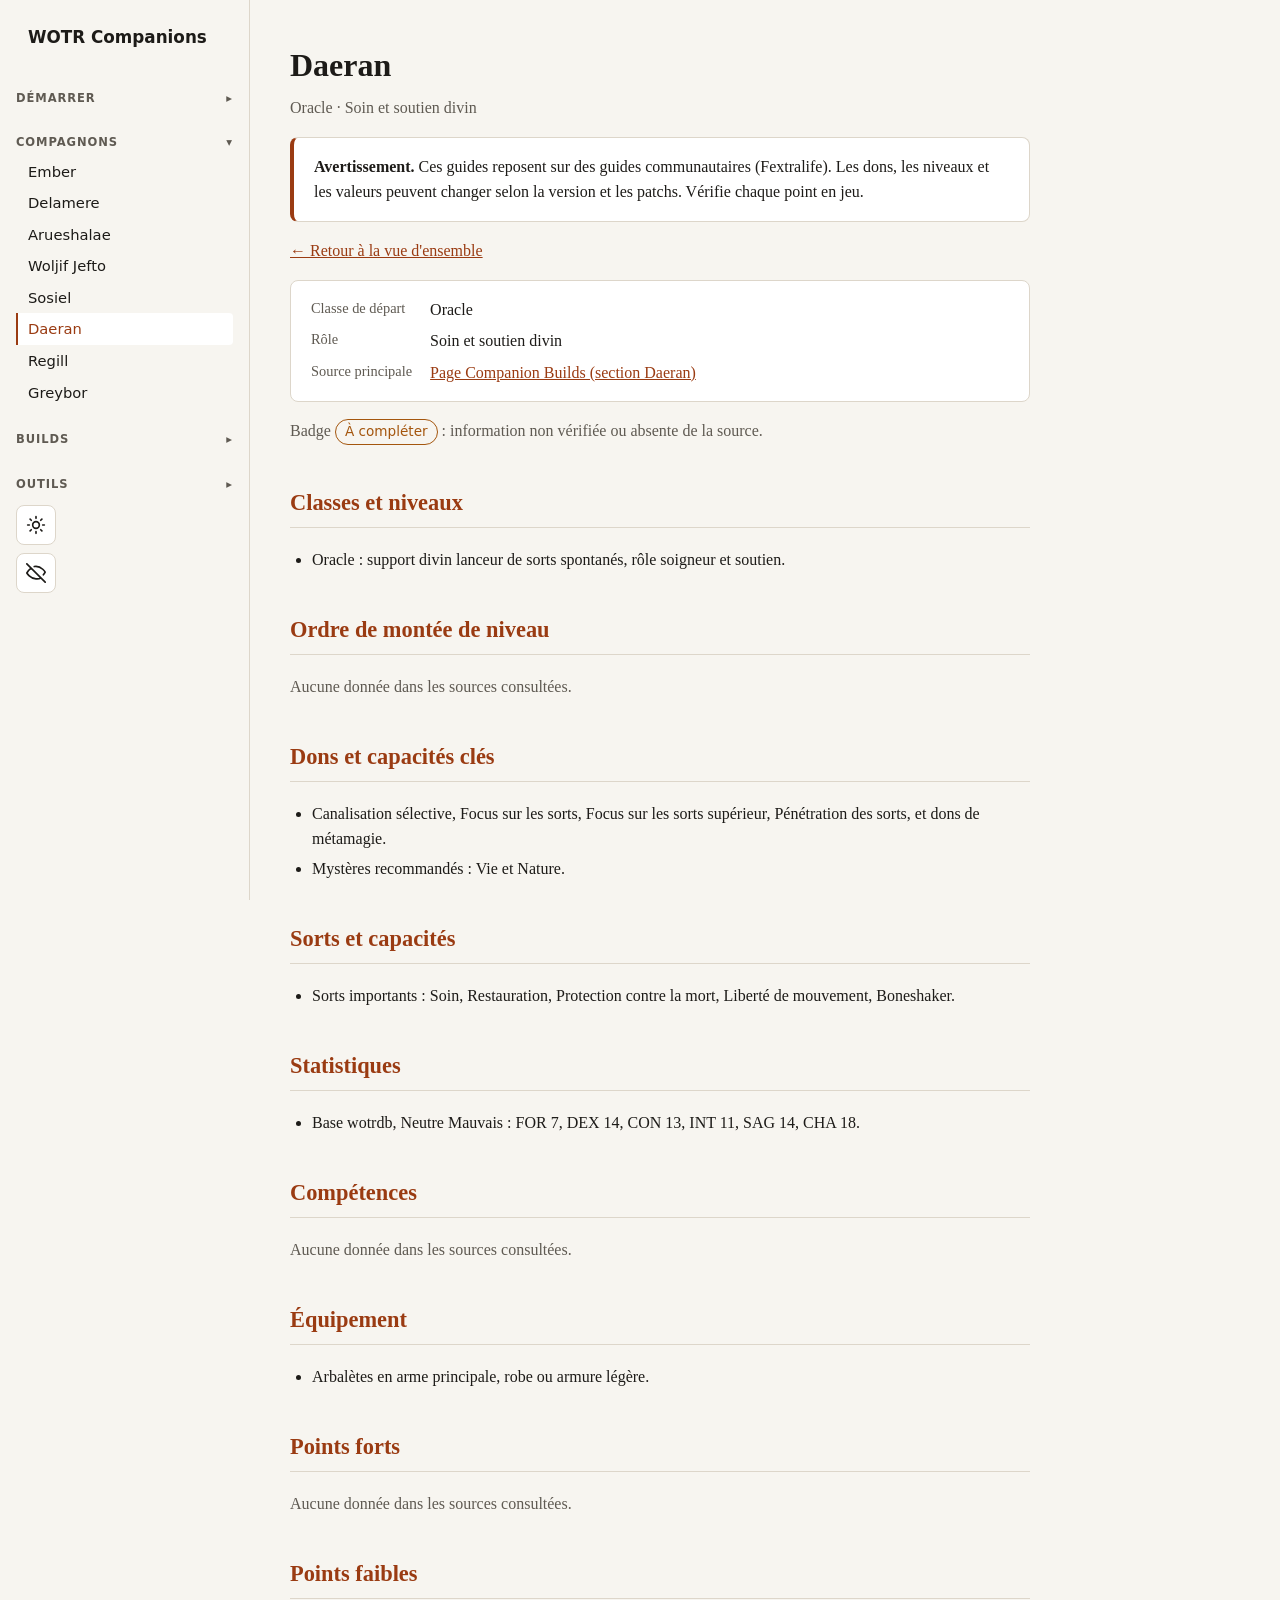
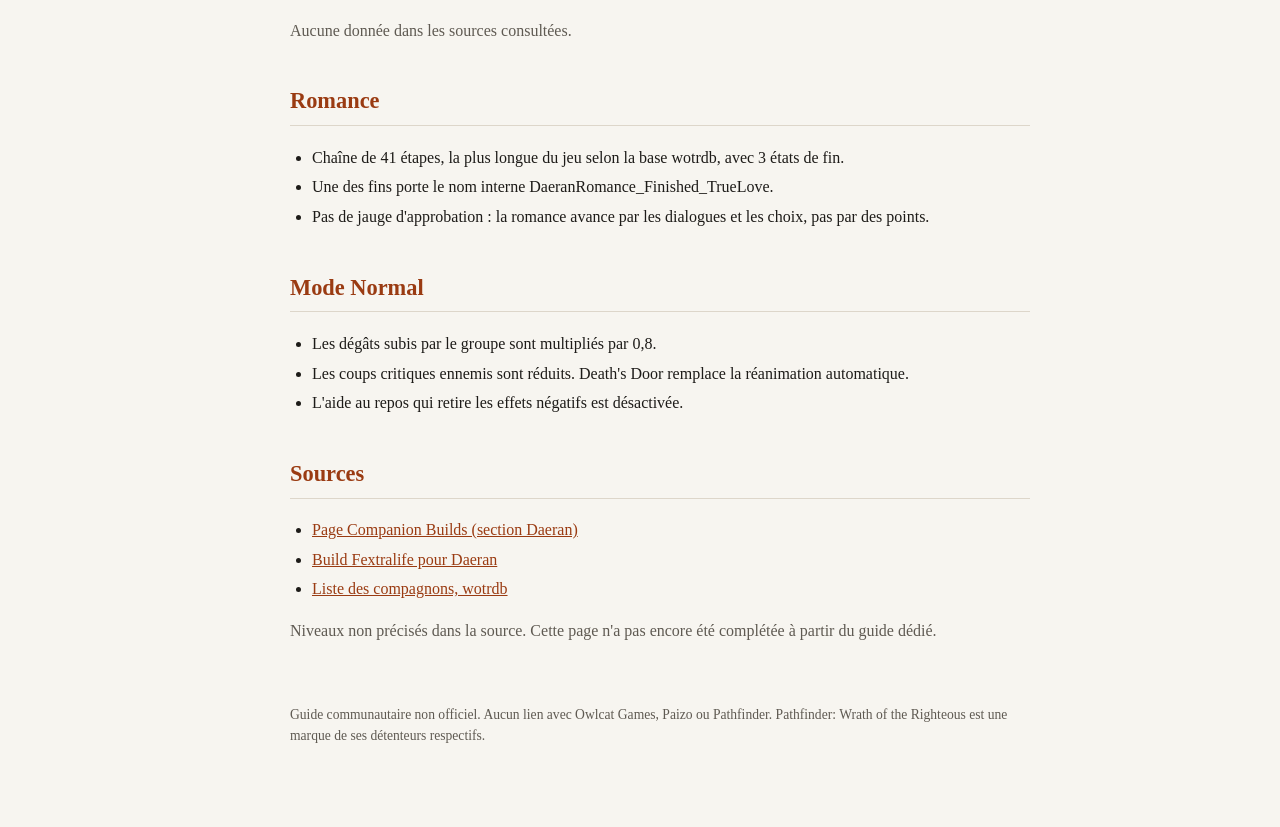
<file: daeran.html>
<!doctype html>
<html lang="fr">
<head>
  <meta charset="utf-8">
  <meta name="viewport" content="width=device-width, initial-scale=1">
  <title>Daeran : WOTR Companions</title>
  <link rel="stylesheet" href="style.css">
</head>
<body>
<nav class="site-nav">
  <a class="nav-brand" href="index.html">WOTR Companions</a>
  <details class="nav-group" open>
    <summary class="nav-title">Démarrer</summary>
    <a href="index.html">Accueil</a>
    <a href="companions.html">Vue d&#x27;ensemble</a>
  </details>
  <details class="nav-group" open>
    <summary class="nav-title">Compagnons</summary>
    <a href="ember.html">Ember</a>
    <a href="delamere.html">Delamere</a>
    <a href="arueshalae.html">Arueshalae</a>
    <a href="woljif.html">Woljif Jefto</a>
    <a href="sosiel.html">Sosiel</a>
    <a href="daeran.html" aria-current="page">Daeran</a>
    <a href="regill.html">Regill</a>
    <a href="greybor.html">Greybor</a>
  </details>
  <details class="nav-group" open>
    <summary class="nav-title">Builds</summary>
    <a href="builds.html">Builds par classe</a>
    <a href="builds-maison.html">Builds maison</a>
  </details>
  <details class="nav-group" open>
    <summary class="nav-title">Outils</summary>
    <a href="calculateur-des.html">Calculateur de dés</a>
    <a href="mods.html">Mods</a>
    <a href="guides-wotrdb.html">Référence wotrdb</a>
  </details>
</nav>
<main>

  <h1>Daeran</h1>
  <p class="subtitle">Oracle · Soin et soutien divin</p>

  <div class="card warning">
    <strong>Avertissement.</strong> Ces guides reposent sur des guides communautaires (Fextralife). Les dons, les niveaux et les valeurs peuvent changer selon la version et les patchs. Vérifie chaque point en jeu.
  </div>

  <p><a href="companions.html">← Retour à la vue d'ensemble</a></p>

  <div class="card summary"><dl><dt>Classe de départ</dt><dd>Oracle</dd><dt>Rôle</dt><dd>Soin et soutien divin</dd><dt>Source principale</dt><dd><a href="https://pathfinderwrathoftherighteous.wiki.fextralife.com/Companion_Builds">Page Companion Builds (section Daeran)</a></dd></dl></div>

  <p class="muted">Badge <span class="badge badge-warn">À compléter</span> : information non vérifiée ou absente de la source.</p>

  <h2>Classes et niveaux</h2>
  <ul>
    <li>Oracle : support divin lanceur de sorts spontanés, rôle soigneur et soutien.</li>
  </ul>

  <h2>Ordre de montée de niveau</h2>
  <p class="muted">Aucune donnée dans les sources consultées.</p>

  <h2>Dons et capacités clés</h2>
  <ul>
    <li>Canalisation sélective, Focus sur les sorts, Focus sur les sorts supérieur, Pénétration des sorts, et dons de métamagie.</li>
    <li>Mystères recommandés : Vie et Nature.</li>
  </ul>

  <h2>Sorts et capacités</h2>
  <ul>
    <li>Sorts importants : Soin, Restauration, Protection contre la mort, Liberté de mouvement, Boneshaker.</li>
  </ul>

  <h2>Statistiques</h2>
  <ul>
    <li>Base wotrdb, Neutre Mauvais : FOR 7, DEX 14, CON 13, INT 11, SAG 14, CHA 18.</li>
  </ul>

  <h2>Compétences</h2>
  <p class="muted">Aucune donnée dans les sources consultées.</p>

  <h2>Équipement</h2>
  <ul>
    <li>Arbalètes en arme principale, robe ou armure légère.</li>
  </ul>

  <h2>Points forts</h2>
  <p class="muted">Aucune donnée dans les sources consultées.</p>

  <h2>Points faibles</h2>
  <p class="muted">Aucune donnée dans les sources consultées.</p>

  <h2>Romance</h2>
  <ul>
    <li>Chaîne de 41 étapes, la plus longue du jeu selon la base wotrdb, avec 3 états de fin.</li>
    <li>Une des fins porte le nom interne DaeranRomance_Finished_TrueLove.</li>
    <li>Pas de jauge d&#x27;approbation : la romance avance par les dialogues et les choix, pas par des points.</li>
  </ul>

  <h2>Mode Normal</h2>
  <ul>
    <li>Les dégâts subis par le groupe sont multipliés par 0,8.</li>
    <li>Les coups critiques ennemis sont réduits. Death&#x27;s Door remplace la réanimation automatique.</li>
    <li>L&#x27;aide au repos qui retire les effets négatifs est désactivée.</li>
  </ul>

  <h2>Sources</h2>
  <ul>
    <li><a href="https://pathfinderwrathoftherighteous.wiki.fextralife.com/Companion_Builds">Page Companion Builds (section Daeran)</a></li>
    <li><a href="https://fextralife.com/daeran-build-pathfinder-wrath-of-the-righteous-guide/">Build Fextralife pour Daeran</a></li>
    <li><a href="https://wotrdb.wiki/fr/compagnons">Liste des compagnons, wotrdb</a></li>
  </ul>
  <p class="muted">Niveaux non précisés dans la source. Cette page n&#x27;a pas encore été complétée à partir du guide dédié.</p>

  <footer>Guide communautaire non officiel. Aucun lien avec Owlcat Games, Paizo ou Pathfinder. Pathfinder: Wrath of the Righteous est une marque de ses détenteurs respectifs.</footer>
</main>
<script src="theme.js"></script>
</body>
</html>
</file>
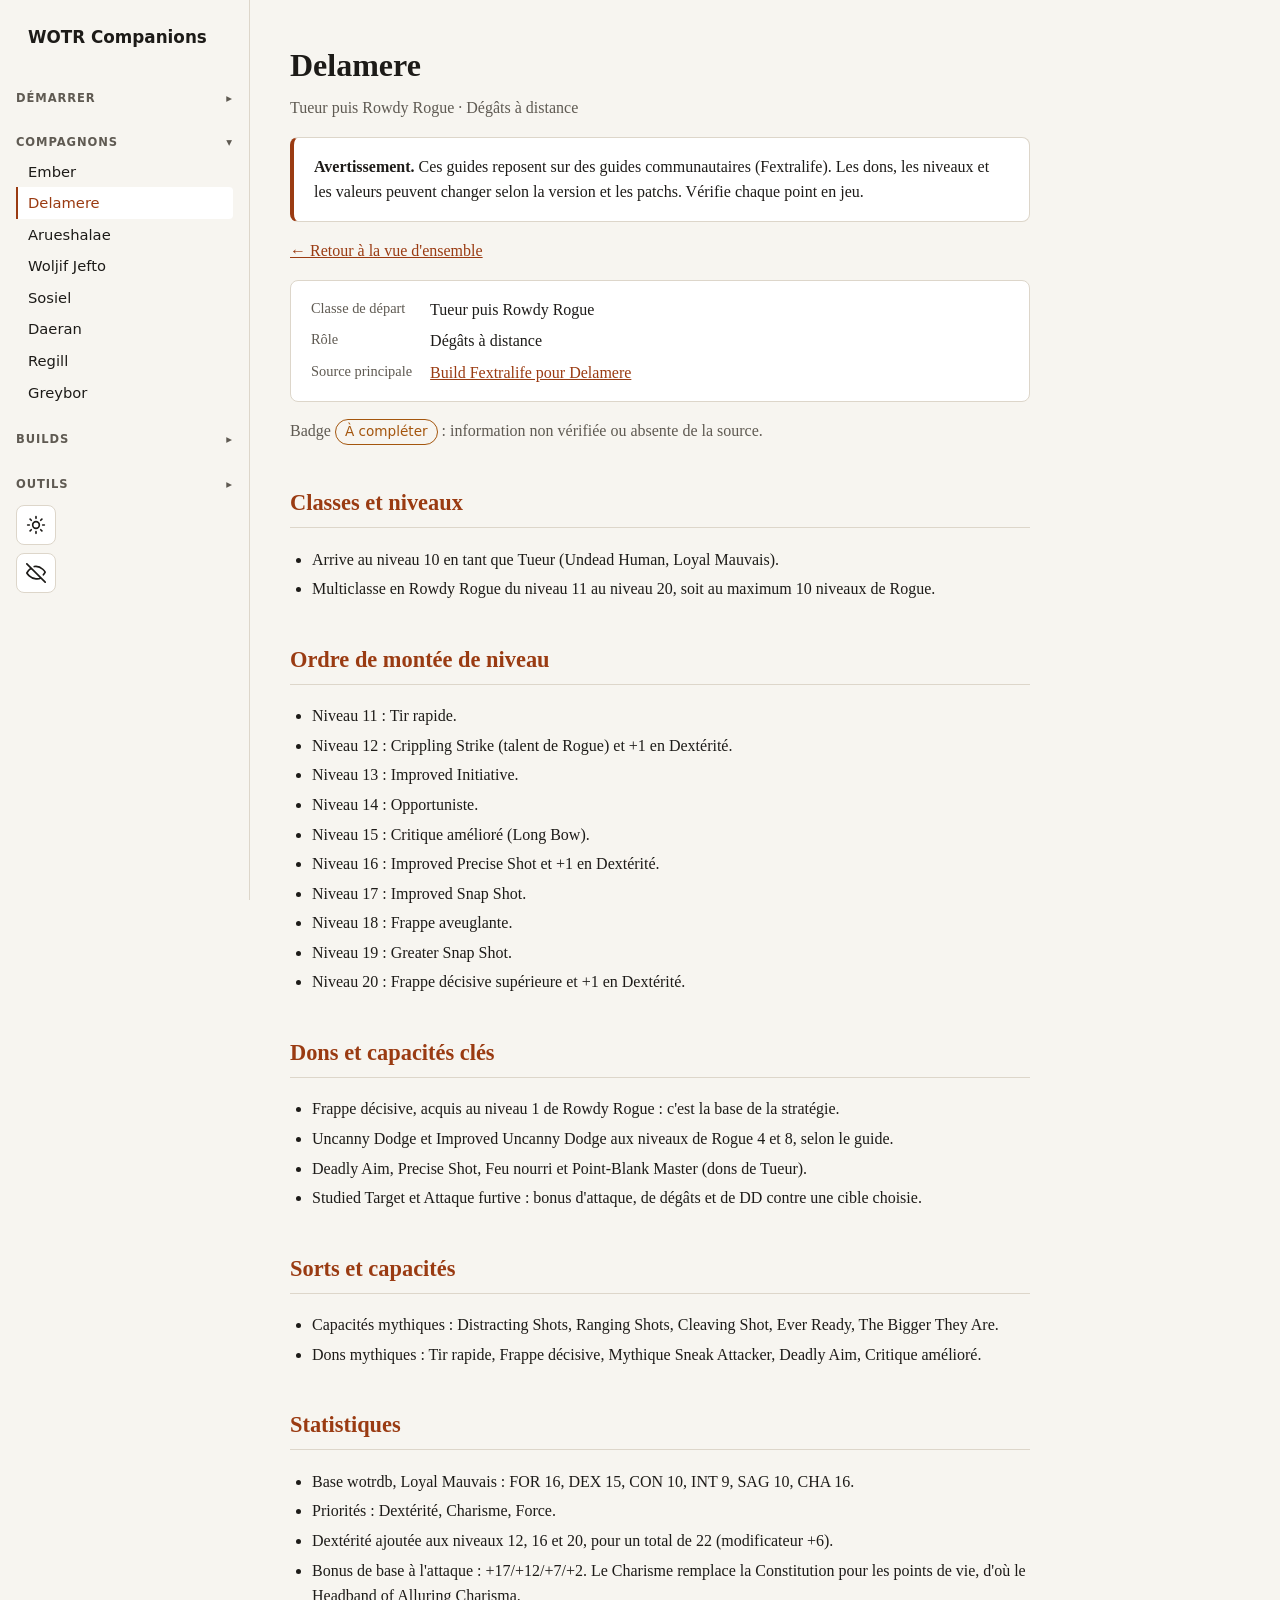
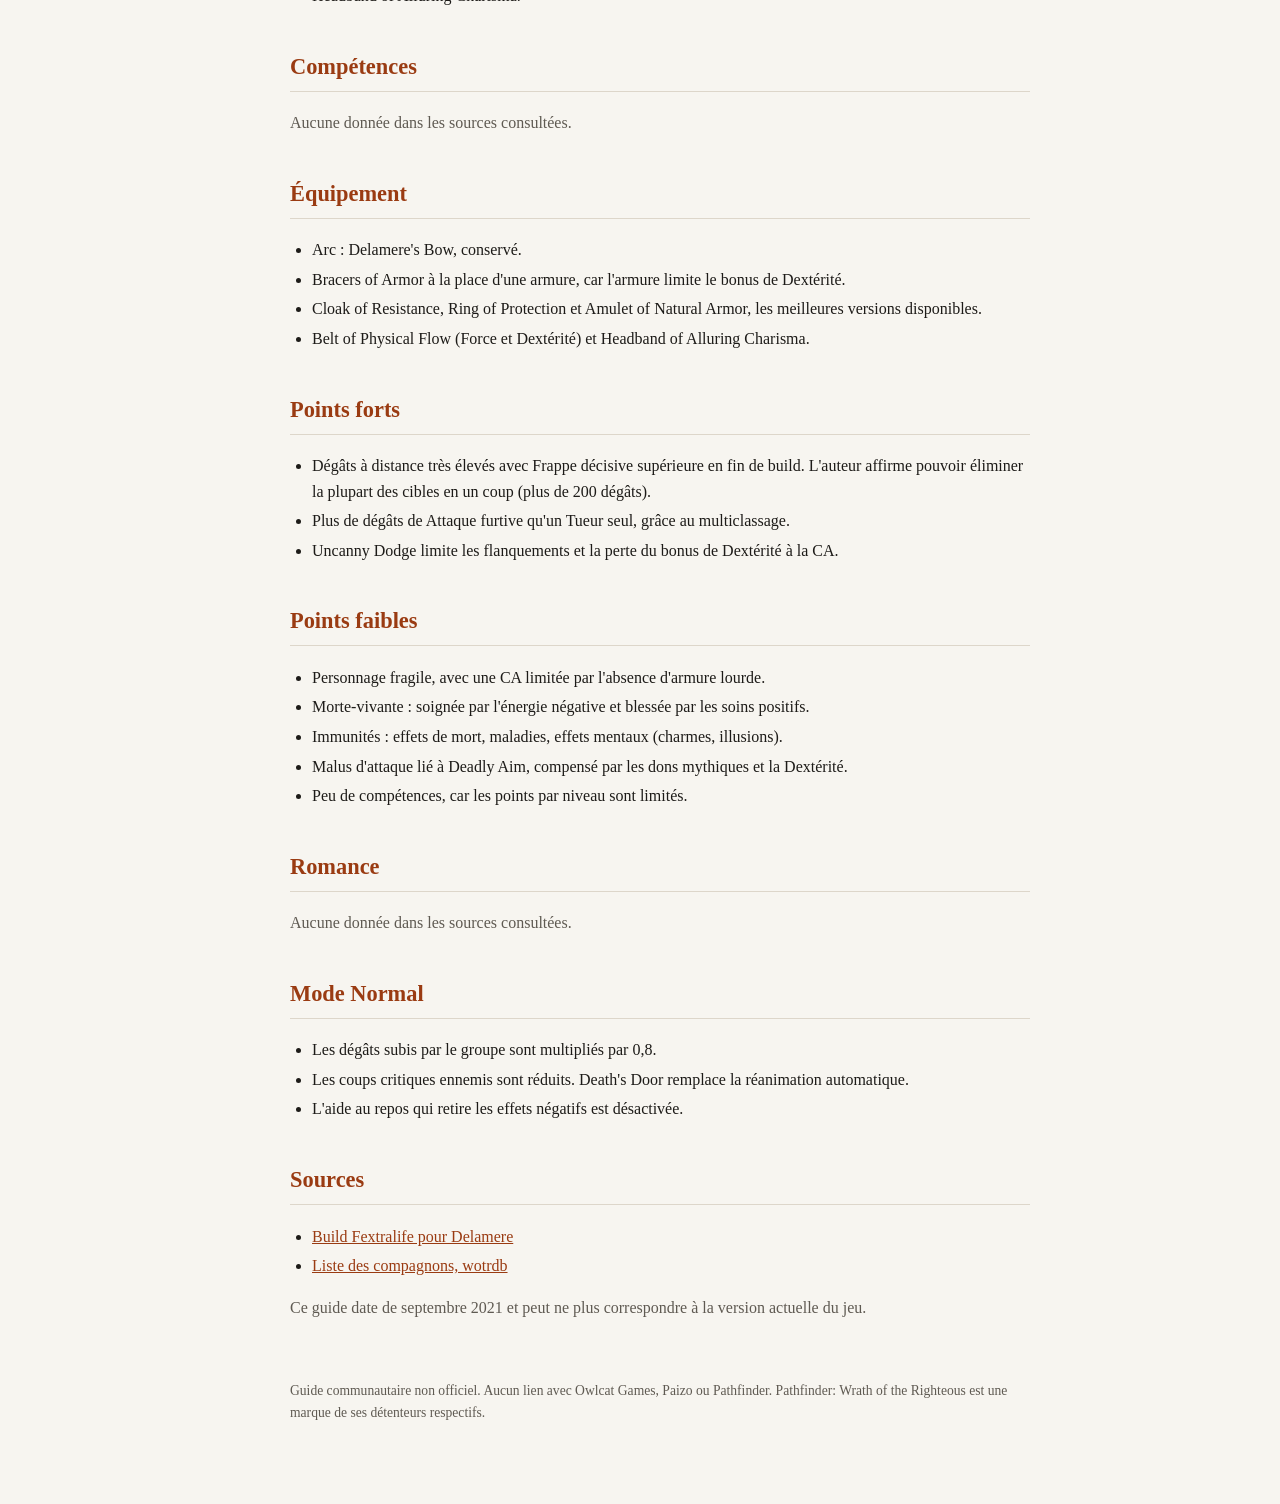
<file: delamere.html>
<!doctype html>
<html lang="fr">
<head>
  <meta charset="utf-8">
  <meta name="viewport" content="width=device-width, initial-scale=1">
  <title>Delamere : WOTR Companions</title>
  <link rel="stylesheet" href="style.css">
</head>
<body>
<nav class="site-nav">
  <a class="nav-brand" href="index.html">WOTR Companions</a>
  <details class="nav-group" open>
    <summary class="nav-title">Démarrer</summary>
    <a href="index.html">Accueil</a>
    <a href="companions.html">Vue d&#x27;ensemble</a>
  </details>
  <details class="nav-group" open>
    <summary class="nav-title">Compagnons</summary>
    <a href="ember.html">Ember</a>
    <a href="delamere.html" aria-current="page">Delamere</a>
    <a href="arueshalae.html">Arueshalae</a>
    <a href="woljif.html">Woljif Jefto</a>
    <a href="sosiel.html">Sosiel</a>
    <a href="daeran.html">Daeran</a>
    <a href="regill.html">Regill</a>
    <a href="greybor.html">Greybor</a>
  </details>
  <details class="nav-group" open>
    <summary class="nav-title">Builds</summary>
    <a href="builds.html">Builds par classe</a>
    <a href="builds-maison.html">Builds maison</a>
  </details>
  <details class="nav-group" open>
    <summary class="nav-title">Outils</summary>
    <a href="calculateur-des.html">Calculateur de dés</a>
    <a href="mods.html">Mods</a>
    <a href="guides-wotrdb.html">Référence wotrdb</a>
  </details>
</nav>
<main>

  <h1>Delamere</h1>
  <p class="subtitle">Tueur puis Rowdy Rogue · Dégâts à distance</p>

  <div class="card warning">
    <strong>Avertissement.</strong> Ces guides reposent sur des guides communautaires (Fextralife). Les dons, les niveaux et les valeurs peuvent changer selon la version et les patchs. Vérifie chaque point en jeu.
  </div>

  <p><a href="companions.html">← Retour à la vue d'ensemble</a></p>

  <div class="card summary"><dl><dt>Classe de départ</dt><dd>Tueur puis Rowdy Rogue</dd><dt>Rôle</dt><dd>Dégâts à distance</dd><dt>Source principale</dt><dd><a href="https://fextralife.com/delamere-build-pathfinder-wrath-of-the-righteous-guide/">Build Fextralife pour Delamere</a></dd></dl></div>

  <p class="muted">Badge <span class="badge badge-warn">À compléter</span> : information non vérifiée ou absente de la source.</p>

  <h2>Classes et niveaux</h2>
  <ul>
    <li>Arrive au niveau 10 en tant que Tueur (Undead Human, Loyal Mauvais).</li>
    <li>Multiclasse en Rowdy Rogue du niveau 11 au niveau 20, soit au maximum 10 niveaux de Rogue.</li>
  </ul>

  <h2>Ordre de montée de niveau</h2>
  <ul>
    <li>Niveau 11 : Tir rapide.</li>
    <li>Niveau 12 : Crippling Strike (talent de Rogue) et +1 en Dextérité.</li>
    <li>Niveau 13 : Improved Initiative.</li>
    <li>Niveau 14 : Opportuniste.</li>
    <li>Niveau 15 : Critique amélioré (Long Bow).</li>
    <li>Niveau 16 : Improved Precise Shot et +1 en Dextérité.</li>
    <li>Niveau 17 : Improved Snap Shot.</li>
    <li>Niveau 18 : Frappe aveuglante.</li>
    <li>Niveau 19 : Greater Snap Shot.</li>
    <li>Niveau 20 : Frappe décisive supérieure et +1 en Dextérité.</li>
  </ul>

  <h2>Dons et capacités clés</h2>
  <ul>
    <li>Frappe décisive, acquis au niveau 1 de Rowdy Rogue : c&#x27;est la base de la stratégie.</li>
    <li>Uncanny Dodge et Improved Uncanny Dodge aux niveaux de Rogue 4 et 8, selon le guide.</li>
    <li>Deadly Aim, Precise Shot, Feu nourri et Point-Blank Master (dons de Tueur).</li>
    <li>Studied Target et Attaque furtive : bonus d&#x27;attaque, de dégâts et de DD contre une cible choisie.</li>
  </ul>

  <h2>Sorts et capacités</h2>
  <ul>
    <li>Capacités mythiques : Distracting Shots, Ranging Shots, Cleaving Shot, Ever Ready, The Bigger They Are.</li>
    <li>Dons mythiques : Tir rapide, Frappe décisive, Mythique Sneak Attacker, Deadly Aim, Critique amélioré.</li>
  </ul>

  <h2>Statistiques</h2>
  <ul>
    <li>Base wotrdb, Loyal Mauvais : FOR 16, DEX 15, CON 10, INT 9, SAG 10, CHA 16.</li>
    <li>Priorités : Dextérité, Charisme, Force.</li>
    <li>Dextérité ajoutée aux niveaux 12, 16 et 20, pour un total de 22 (modificateur +6).</li>
    <li>Bonus de base à l&#x27;attaque : +17/+12/+7/+2. Le Charisme remplace la Constitution pour les points de vie, d&#x27;où le Headband of Alluring Charisma.</li>
  </ul>

  <h2>Compétences</h2>
  <p class="muted">Aucune donnée dans les sources consultées.</p>

  <h2>Équipement</h2>
  <ul>
    <li>Arc : Delamere&#x27;s Bow, conservé.</li>
    <li>Bracers of Armor à la place d&#x27;une armure, car l&#x27;armure limite le bonus de Dextérité.</li>
    <li>Cloak of Resistance, Ring of Protection et Amulet of Natural Armor, les meilleures versions disponibles.</li>
    <li>Belt of Physical Flow (Force et Dextérité) et Headband of Alluring Charisma.</li>
  </ul>

  <h2>Points forts</h2>
  <ul>
    <li>Dégâts à distance très élevés avec Frappe décisive supérieure en fin de build. L&#x27;auteur affirme pouvoir éliminer la plupart des cibles en un coup (plus de 200 dégâts).</li>
    <li>Plus de dégâts de Attaque furtive qu&#x27;un Tueur seul, grâce au multiclassage.</li>
    <li>Uncanny Dodge limite les flanquements et la perte du bonus de Dextérité à la CA.</li>
  </ul>

  <h2>Points faibles</h2>
  <ul>
    <li>Personnage fragile, avec une CA limitée par l&#x27;absence d&#x27;armure lourde.</li>
    <li>Morte-vivante : soignée par l&#x27;énergie négative et blessée par les soins positifs.</li>
    <li>Immunités : effets de mort, maladies, effets mentaux (charmes, illusions).</li>
    <li>Malus d&#x27;attaque lié à Deadly Aim, compensé par les dons mythiques et la Dextérité.</li>
    <li>Peu de compétences, car les points par niveau sont limités.</li>
  </ul>

  <h2>Romance</h2>
  <p class="muted">Aucune donnée dans les sources consultées.</p>

  <h2>Mode Normal</h2>
  <ul>
    <li>Les dégâts subis par le groupe sont multipliés par 0,8.</li>
    <li>Les coups critiques ennemis sont réduits. Death&#x27;s Door remplace la réanimation automatique.</li>
    <li>L&#x27;aide au repos qui retire les effets négatifs est désactivée.</li>
  </ul>

  <h2>Sources</h2>
  <ul>
    <li><a href="https://fextralife.com/delamere-build-pathfinder-wrath-of-the-righteous-guide/">Build Fextralife pour Delamere</a></li>
    <li><a href="https://wotrdb.wiki/fr/compagnons">Liste des compagnons, wotrdb</a></li>
  </ul>
  <p class="muted">Ce guide date de septembre 2021 et peut ne plus correspondre à la version actuelle du jeu.</p>

  <footer>Guide communautaire non officiel. Aucun lien avec Owlcat Games, Paizo ou Pathfinder. Pathfinder: Wrath of the Righteous est une marque de ses détenteurs respectifs.</footer>
</main>
<script src="theme.js"></script>
</body>
</html>
</file>
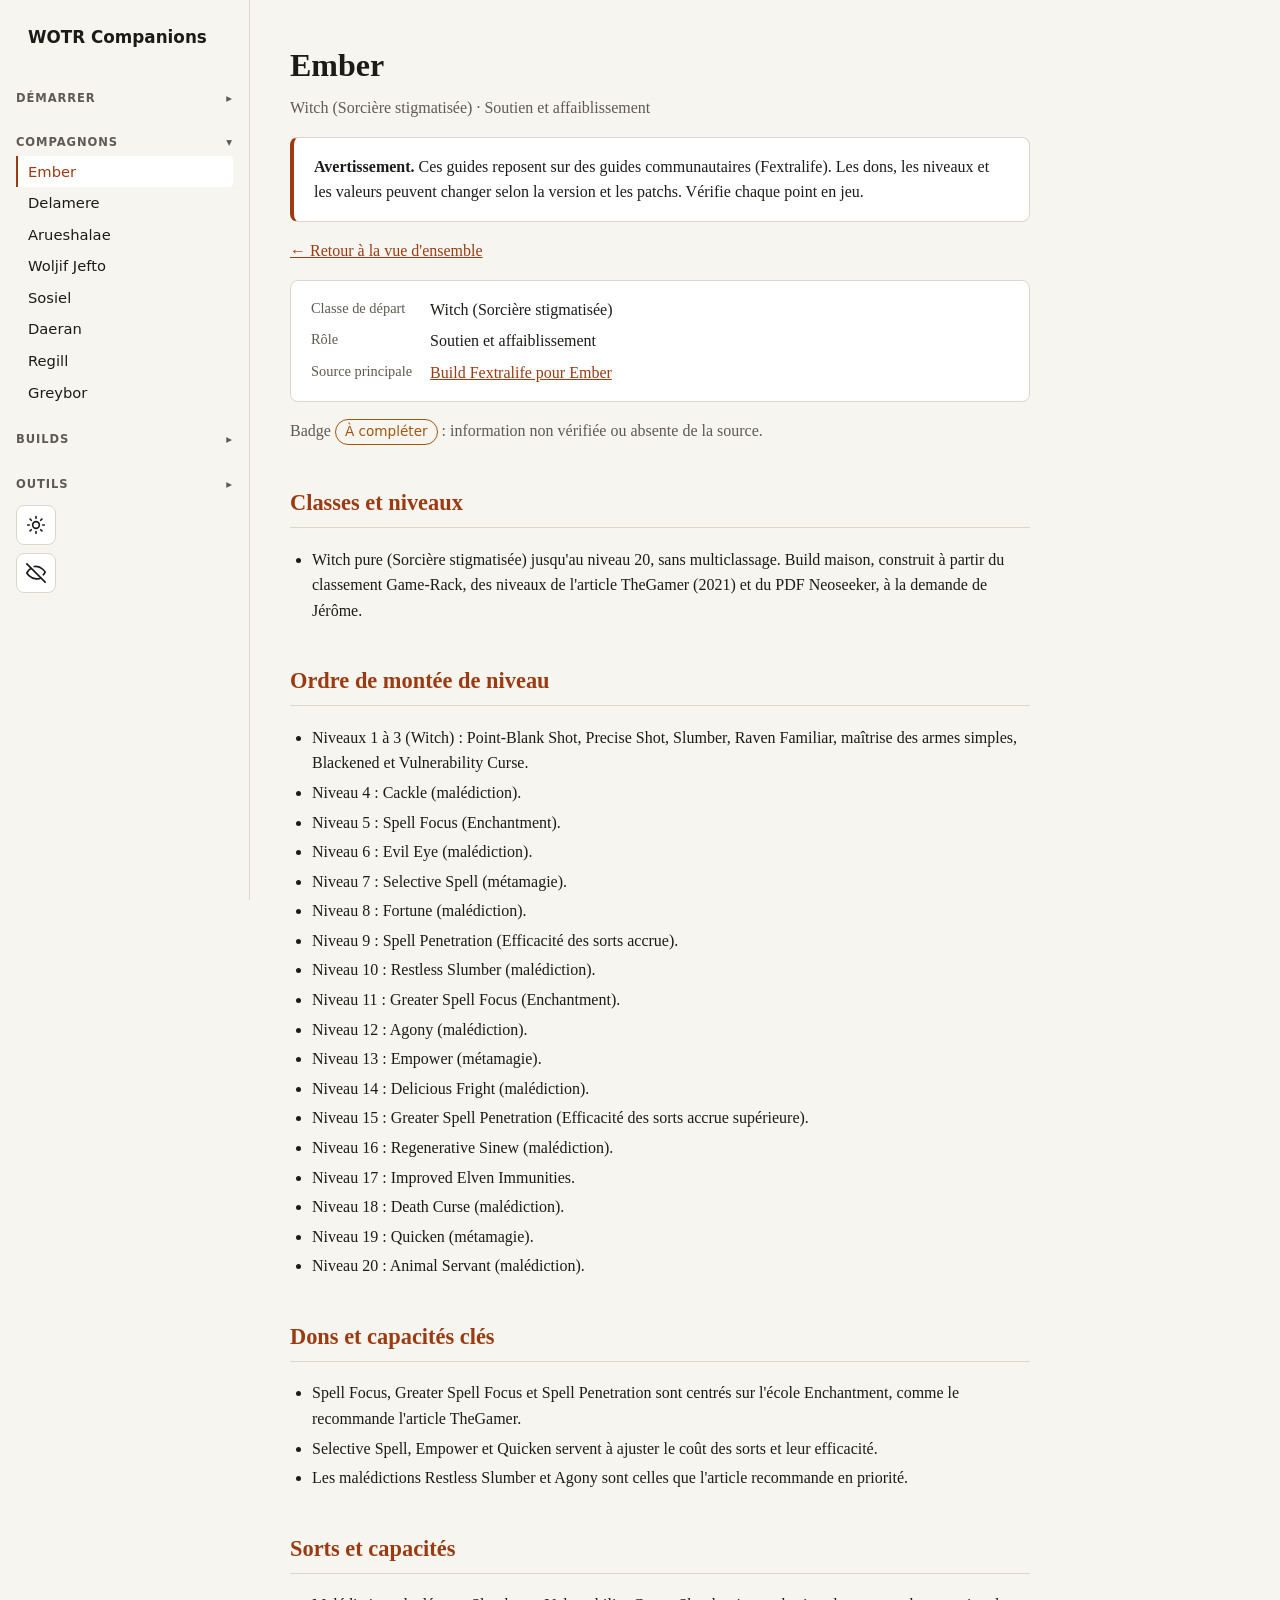
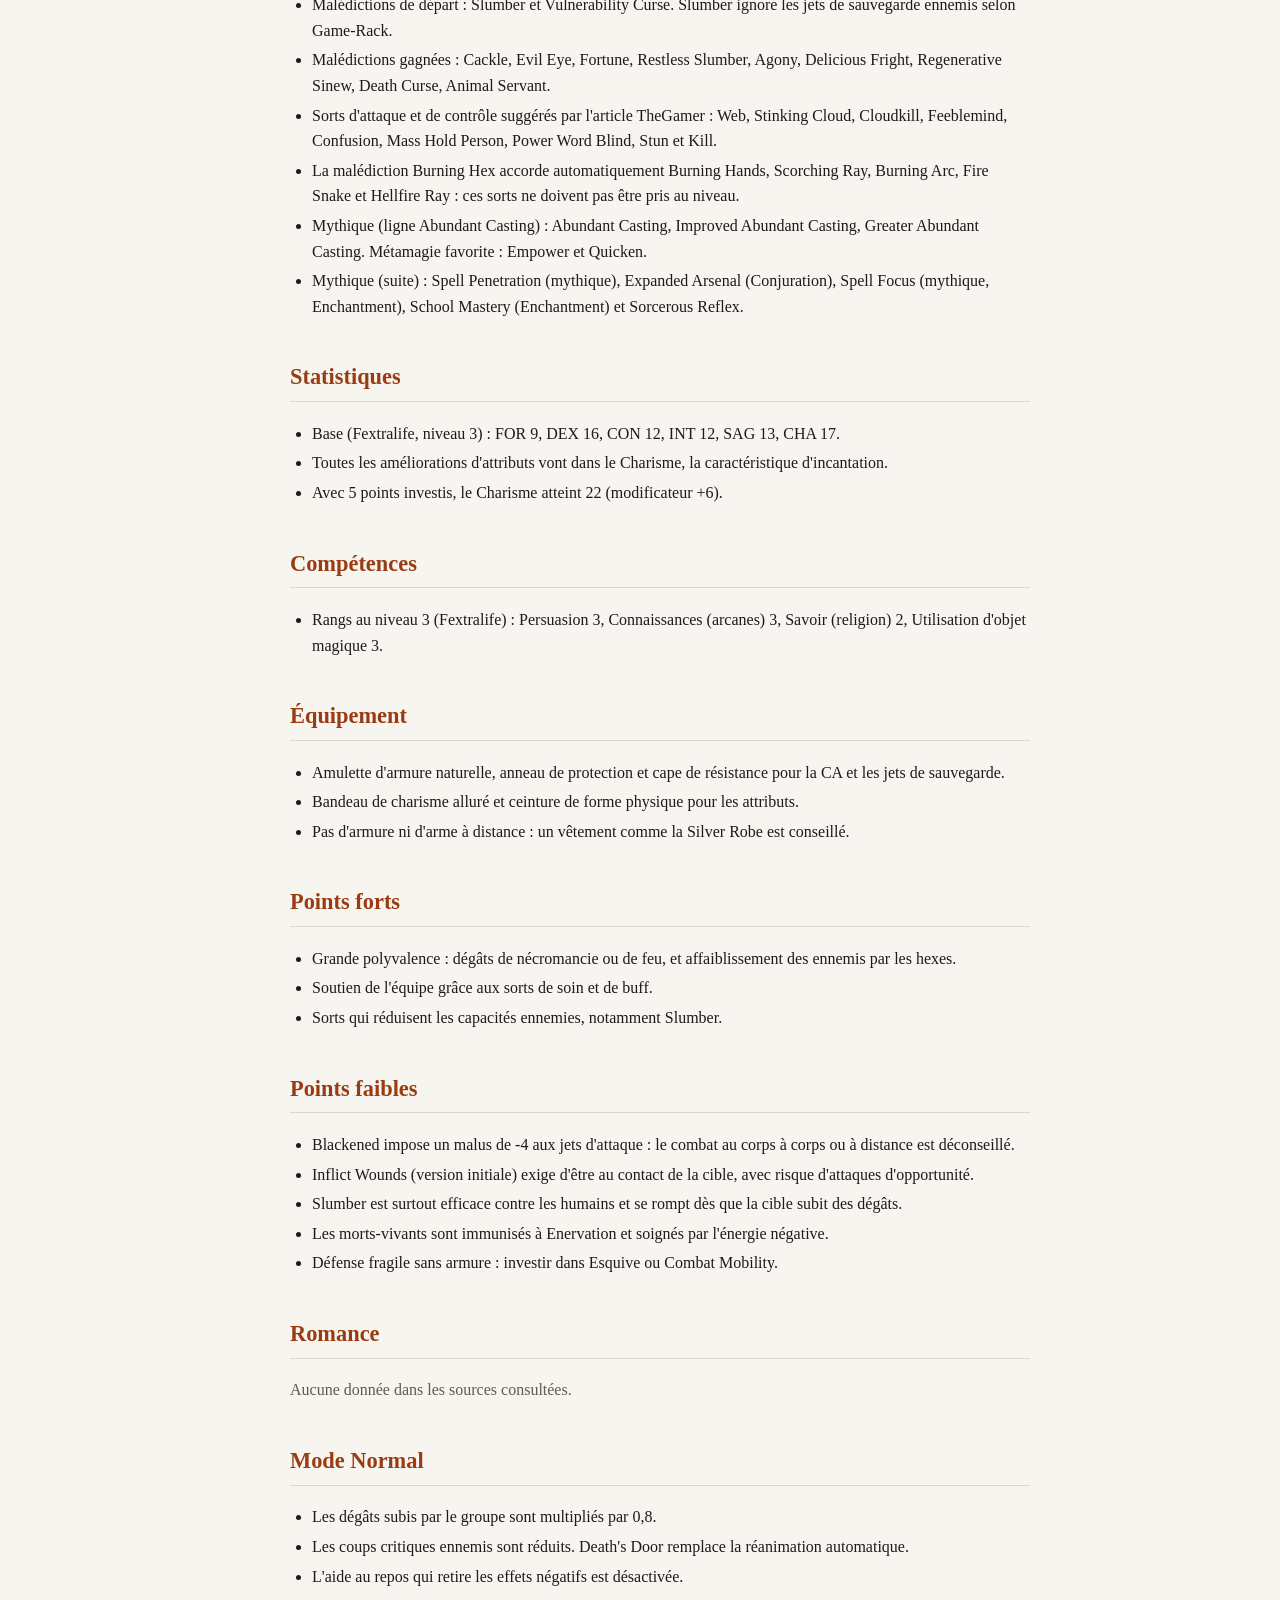
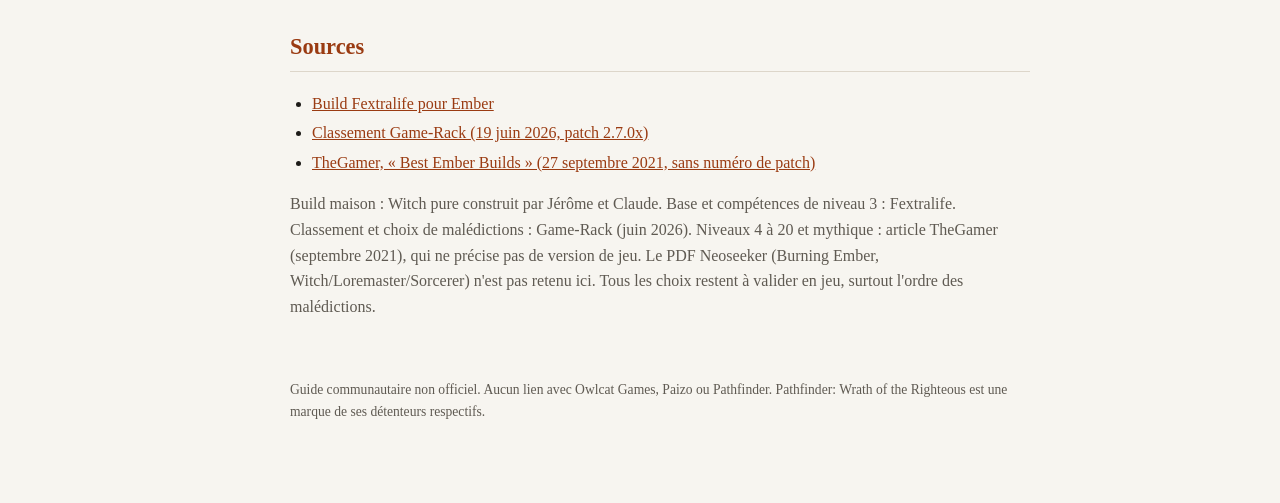
<file: ember.html>
<!doctype html>
<html lang="fr">
<head>
  <meta charset="utf-8">
  <meta name="viewport" content="width=device-width, initial-scale=1">
  <title>Ember : WOTR Companions</title>
  <link rel="stylesheet" href="style.css">
</head>
<body>
<nav class="site-nav">
  <a class="nav-brand" href="index.html">WOTR Companions</a>
  <details class="nav-group" open>
    <summary class="nav-title">Démarrer</summary>
    <a href="index.html">Accueil</a>
    <a href="companions.html">Vue d&#x27;ensemble</a>
  </details>
  <details class="nav-group" open>
    <summary class="nav-title">Compagnons</summary>
    <a href="ember.html" aria-current="page">Ember</a>
    <a href="delamere.html">Delamere</a>
    <a href="arueshalae.html">Arueshalae</a>
    <a href="woljif.html">Woljif Jefto</a>
    <a href="sosiel.html">Sosiel</a>
    <a href="daeran.html">Daeran</a>
    <a href="regill.html">Regill</a>
    <a href="greybor.html">Greybor</a>
  </details>
  <details class="nav-group" open>
    <summary class="nav-title">Builds</summary>
    <a href="builds.html">Builds par classe</a>
    <a href="builds-maison.html">Builds maison</a>
  </details>
  <details class="nav-group" open>
    <summary class="nav-title">Outils</summary>
    <a href="calculateur-des.html">Calculateur de dés</a>
    <a href="mods.html">Mods</a>
    <a href="guides-wotrdb.html">Référence wotrdb</a>
  </details>
</nav>
<main>

  <h1>Ember</h1>
  <p class="subtitle">Witch (Sorcière stigmatisée) · Soutien et affaiblissement</p>

  <div class="card warning">
    <strong>Avertissement.</strong> Ces guides reposent sur des guides communautaires (Fextralife). Les dons, les niveaux et les valeurs peuvent changer selon la version et les patchs. Vérifie chaque point en jeu.
  </div>

  <p><a href="companions.html">← Retour à la vue d'ensemble</a></p>

  <div class="card summary"><dl><dt>Classe de départ</dt><dd>Witch (Sorcière stigmatisée)</dd><dt>Rôle</dt><dd>Soutien et affaiblissement</dd><dt>Source principale</dt><dd><a href="https://fextralife.com/ember-build-pathfinder-wrath-of-the-righteous-guide/">Build Fextralife pour Ember</a></dd></dl></div>

  <p class="muted">Badge <span class="badge badge-warn">À compléter</span> : information non vérifiée ou absente de la source.</p>

  <h2>Classes et niveaux</h2>
  <ul>
    <li>Witch pure (Sorcière stigmatisée) jusqu&#x27;au niveau 20, sans multiclassage. Build maison, construit à partir du classement Game-Rack, des niveaux de l&#x27;article TheGamer (2021) et du PDF Neoseeker, à la demande de Jérôme.</li>
  </ul>

  <h2>Ordre de montée de niveau</h2>
  <ul>
    <li>Niveaux 1 à 3 (Witch) : Point-Blank Shot, Precise Shot, Slumber, Raven Familiar, maîtrise des armes simples, Blackened et Vulnerability Curse.</li>
    <li>Niveau 4 : Cackle (malédiction).</li>
    <li>Niveau 5 : Spell Focus (Enchantment).</li>
    <li>Niveau 6 : Evil Eye (malédiction).</li>
    <li>Niveau 7 : Selective Spell (métamagie).</li>
    <li>Niveau 8 : Fortune (malédiction).</li>
    <li>Niveau 9 : Spell Penetration (Efficacité des sorts accrue).</li>
    <li>Niveau 10 : Restless Slumber (malédiction).</li>
    <li>Niveau 11 : Greater Spell Focus (Enchantment).</li>
    <li>Niveau 12 : Agony (malédiction).</li>
    <li>Niveau 13 : Empower (métamagie).</li>
    <li>Niveau 14 : Delicious Fright (malédiction).</li>
    <li>Niveau 15 : Greater Spell Penetration (Efficacité des sorts accrue supérieure).</li>
    <li>Niveau 16 : Regenerative Sinew (malédiction).</li>
    <li>Niveau 17 : Improved Elven Immunities.</li>
    <li>Niveau 18 : Death Curse (malédiction).</li>
    <li>Niveau 19 : Quicken (métamagie).</li>
    <li>Niveau 20 : Animal Servant (malédiction).</li>
  </ul>

  <h2>Dons et capacités clés</h2>
  <ul>
    <li>Spell Focus, Greater Spell Focus et Spell Penetration sont centrés sur l&#x27;école Enchantment, comme le recommande l&#x27;article TheGamer.</li>
    <li>Selective Spell, Empower et Quicken servent à ajuster le coût des sorts et leur efficacité.</li>
    <li>Les malédictions Restless Slumber et Agony sont celles que l&#x27;article recommande en priorité.</li>
  </ul>

  <h2>Sorts et capacités</h2>
  <ul>
    <li>Malédictions de départ : Slumber et Vulnerability Curse. Slumber ignore les jets de sauvegarde ennemis selon Game-Rack.</li>
    <li>Malédictions gagnées : Cackle, Evil Eye, Fortune, Restless Slumber, Agony, Delicious Fright, Regenerative Sinew, Death Curse, Animal Servant.</li>
    <li>Sorts d&#x27;attaque et de contrôle suggérés par l&#x27;article TheGamer : Web, Stinking Cloud, Cloudkill, Feeblemind, Confusion, Mass Hold Person, Power Word Blind, Stun et Kill.</li>
    <li>La malédiction Burning Hex accorde automatiquement Burning Hands, Scorching Ray, Burning Arc, Fire Snake et Hellfire Ray : ces sorts ne doivent pas être pris au niveau.</li>
    <li>Mythique (ligne Abundant Casting) : Abundant Casting, Improved Abundant Casting, Greater Abundant Casting. Métamagie favorite : Empower et Quicken.</li>
    <li>Mythique (suite) : Spell Penetration (mythique), Expanded Arsenal (Conjuration), Spell Focus (mythique, Enchantment), School Mastery (Enchantment) et Sorcerous Reflex.</li>
  </ul>

  <h2>Statistiques</h2>
  <ul>
    <li>Base (Fextralife, niveau 3) : FOR 9, DEX 16, CON 12, INT 12, SAG 13, CHA 17.</li>
    <li>Toutes les améliorations d&#x27;attributs vont dans le Charisme, la caractéristique d&#x27;incantation.</li>
    <li>Avec 5 points investis, le Charisme atteint 22 (modificateur +6).</li>
  </ul>

  <h2>Compétences</h2>
  <ul>
    <li>Rangs au niveau 3 (Fextralife) : Persuasion 3, Connaissances (arcanes) 3, Savoir (religion) 2, Utilisation d&#x27;objet magique 3.</li>
  </ul>

  <h2>Équipement</h2>
  <ul>
    <li>Amulette d&#x27;armure naturelle, anneau de protection et cape de résistance pour la CA et les jets de sauvegarde.</li>
    <li>Bandeau de charisme alluré et ceinture de forme physique pour les attributs.</li>
    <li>Pas d&#x27;armure ni d&#x27;arme à distance : un vêtement comme la Silver Robe est conseillé.</li>
  </ul>

  <h2>Points forts</h2>
  <ul>
    <li>Grande polyvalence : dégâts de nécromancie ou de feu, et affaiblissement des ennemis par les hexes.</li>
    <li>Soutien de l&#x27;équipe grâce aux sorts de soin et de buff.</li>
    <li>Sorts qui réduisent les capacités ennemies, notamment Slumber.</li>
  </ul>

  <h2>Points faibles</h2>
  <ul>
    <li>Blackened impose un malus de -4 aux jets d&#x27;attaque : le combat au corps à corps ou à distance est déconseillé.</li>
    <li>Inflict Wounds (version initiale) exige d&#x27;être au contact de la cible, avec risque d&#x27;attaques d&#x27;opportunité.</li>
    <li>Slumber est surtout efficace contre les humains et se rompt dès que la cible subit des dégâts.</li>
    <li>Les morts-vivants sont immunisés à Enervation et soignés par l&#x27;énergie négative.</li>
    <li>Défense fragile sans armure : investir dans Esquive ou Combat Mobility.</li>
  </ul>

  <h2>Romance</h2>
  <p class="muted">Aucune donnée dans les sources consultées.</p>

  <h2>Mode Normal</h2>
  <ul>
    <li>Les dégâts subis par le groupe sont multipliés par 0,8.</li>
    <li>Les coups critiques ennemis sont réduits. Death&#x27;s Door remplace la réanimation automatique.</li>
    <li>L&#x27;aide au repos qui retire les effets négatifs est désactivée.</li>
  </ul>

  <h2>Sources</h2>
  <ul>
    <li><a href="https://fextralife.com/ember-build-pathfinder-wrath-of-the-righteous-guide/">Build Fextralife pour Ember</a></li>
    <li><a href="https://game-rack.com/en/articles/en-pathfinder-wot-r-companion-ranking-build-1087">Classement Game-Rack (19 juin 2026, patch 2.7.0x)</a></li>
    <li><a href="https://www.thegamer.com/pathfinder-wrath-of-the-righteous-best-ember-builds/">TheGamer, « Best Ember Builds » (27 septembre 2021, sans numéro de patch)</a></li>
  </ul>
  <p class="muted">Build maison : Witch pure construit par Jérôme et Claude. Base et compétences de niveau 3 : Fextralife. Classement et choix de malédictions : Game-Rack (juin 2026). Niveaux 4 à 20 et mythique : article TheGamer (septembre 2021), qui ne précise pas de version de jeu. Le PDF Neoseeker (Burning Ember, Witch/Loremaster/Sorcerer) n&#x27;est pas retenu ici. Tous les choix restent à valider en jeu, surtout l&#x27;ordre des malédictions.</p>

  <footer>Guide communautaire non officiel. Aucun lien avec Owlcat Games, Paizo ou Pathfinder. Pathfinder: Wrath of the Righteous est une marque de ses détenteurs respectifs.</footer>
</main>
<script src="theme.js"></script>
</body>
</html>
</file>
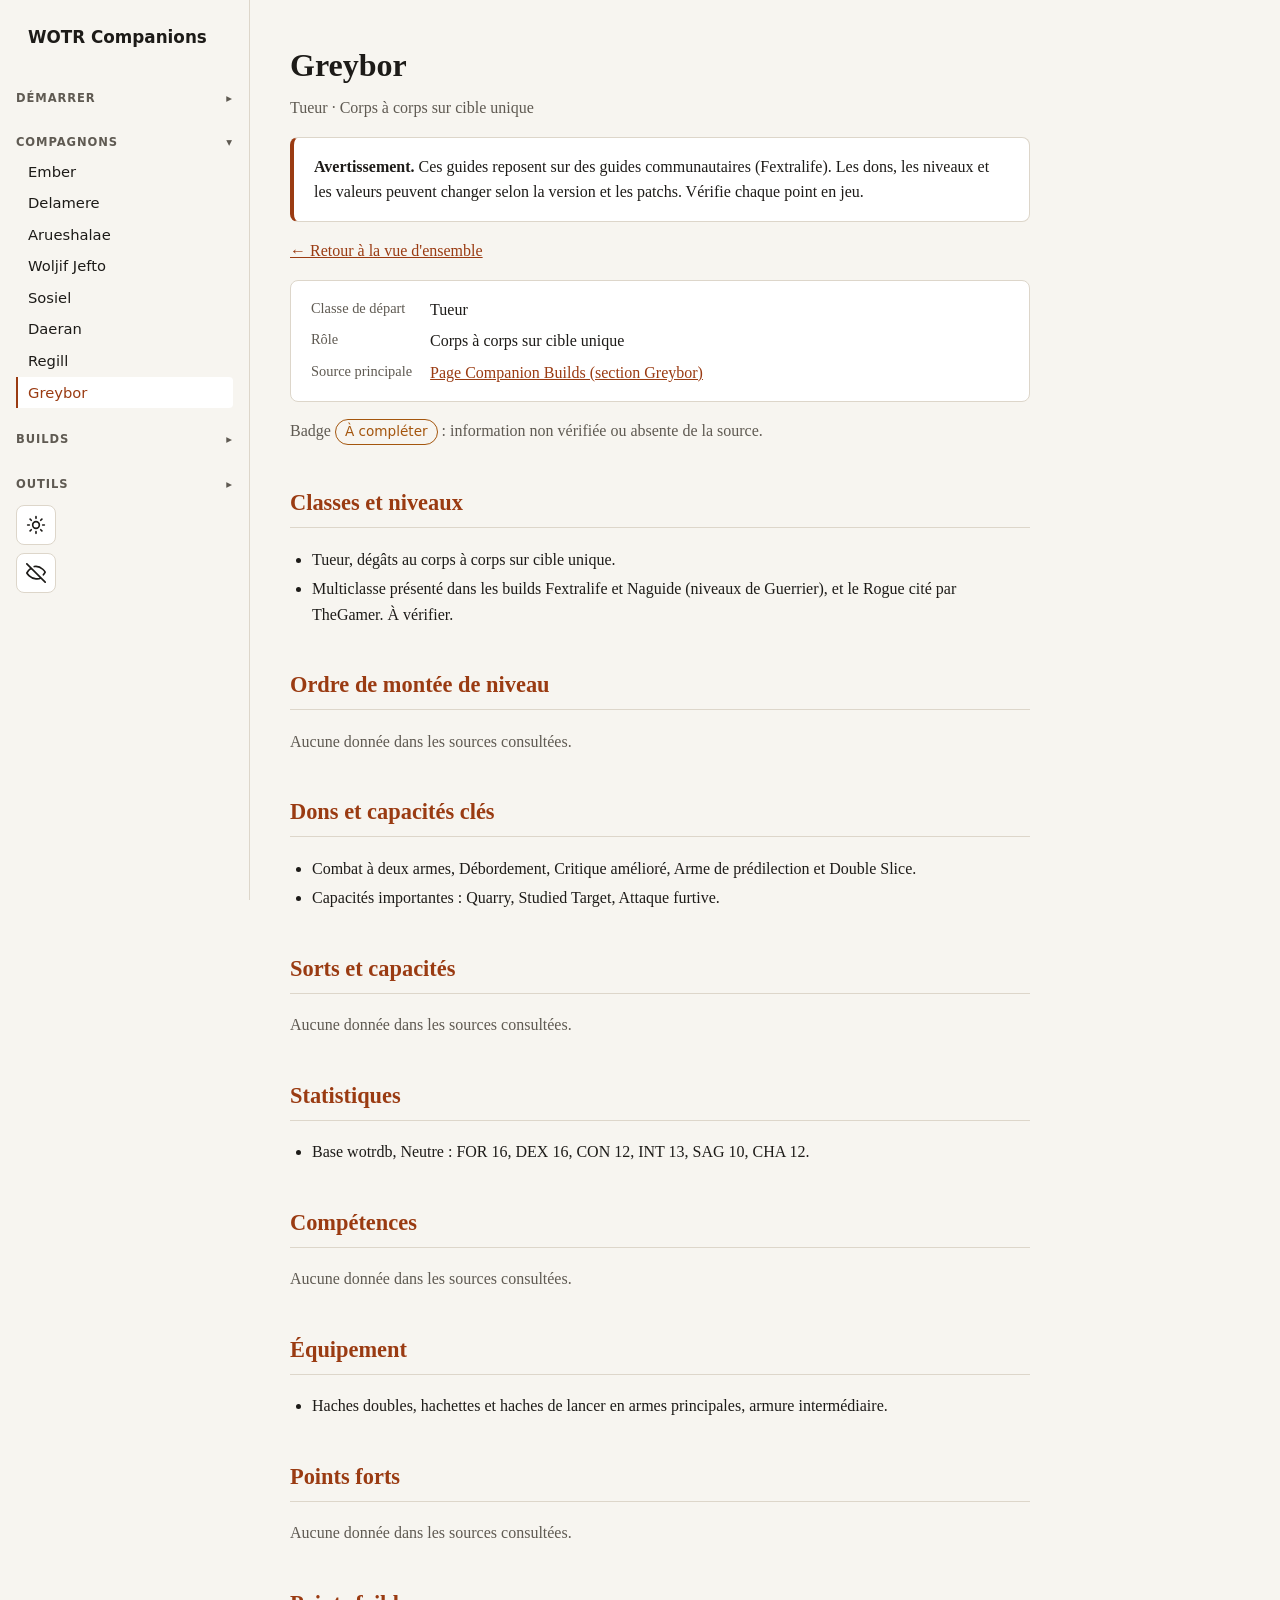
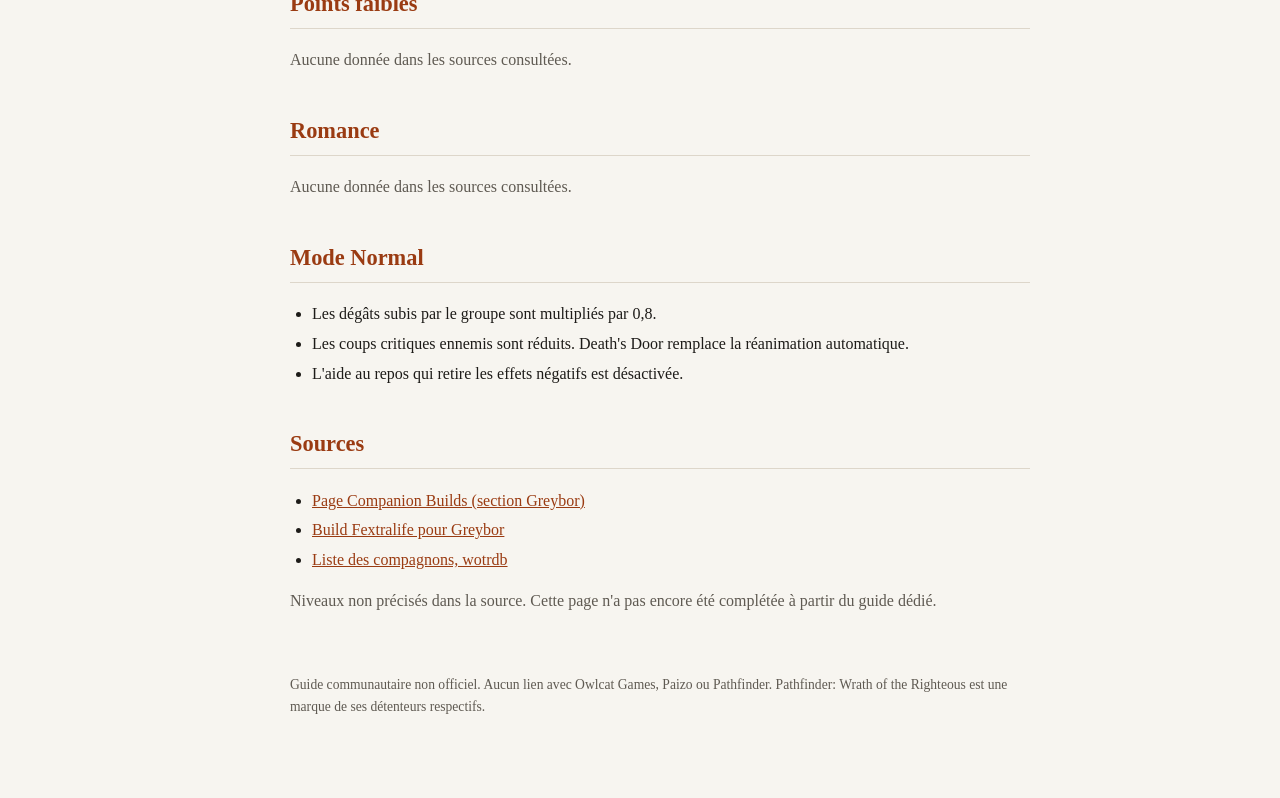
<file: greybor.html>
<!doctype html>
<html lang="fr">
<head>
  <meta charset="utf-8">
  <meta name="viewport" content="width=device-width, initial-scale=1">
  <title>Greybor : WOTR Companions</title>
  <link rel="stylesheet" href="style.css">
</head>
<body>
<nav class="site-nav">
  <a class="nav-brand" href="index.html">WOTR Companions</a>
  <details class="nav-group" open>
    <summary class="nav-title">Démarrer</summary>
    <a href="index.html">Accueil</a>
    <a href="companions.html">Vue d&#x27;ensemble</a>
  </details>
  <details class="nav-group" open>
    <summary class="nav-title">Compagnons</summary>
    <a href="ember.html">Ember</a>
    <a href="delamere.html">Delamere</a>
    <a href="arueshalae.html">Arueshalae</a>
    <a href="woljif.html">Woljif Jefto</a>
    <a href="sosiel.html">Sosiel</a>
    <a href="daeran.html">Daeran</a>
    <a href="regill.html">Regill</a>
    <a href="greybor.html" aria-current="page">Greybor</a>
  </details>
  <details class="nav-group" open>
    <summary class="nav-title">Builds</summary>
    <a href="builds.html">Builds par classe</a>
    <a href="builds-maison.html">Builds maison</a>
  </details>
  <details class="nav-group" open>
    <summary class="nav-title">Outils</summary>
    <a href="calculateur-des.html">Calculateur de dés</a>
    <a href="mods.html">Mods</a>
    <a href="guides-wotrdb.html">Référence wotrdb</a>
  </details>
</nav>
<main>

  <h1>Greybor</h1>
  <p class="subtitle">Tueur · Corps à corps sur cible unique</p>

  <div class="card warning">
    <strong>Avertissement.</strong> Ces guides reposent sur des guides communautaires (Fextralife). Les dons, les niveaux et les valeurs peuvent changer selon la version et les patchs. Vérifie chaque point en jeu.
  </div>

  <p><a href="companions.html">← Retour à la vue d'ensemble</a></p>

  <div class="card summary"><dl><dt>Classe de départ</dt><dd>Tueur</dd><dt>Rôle</dt><dd>Corps à corps sur cible unique</dd><dt>Source principale</dt><dd><a href="https://pathfinderwrathoftherighteous.wiki.fextralife.com/Companion_Builds">Page Companion Builds (section Greybor)</a></dd></dl></div>

  <p class="muted">Badge <span class="badge badge-warn">À compléter</span> : information non vérifiée ou absente de la source.</p>

  <h2>Classes et niveaux</h2>
  <ul>
    <li>Tueur, dégâts au corps à corps sur cible unique.</li>
    <li>Multiclasse présenté dans les builds Fextralife et Naguide (niveaux de Guerrier), et le Rogue cité par TheGamer. À vérifier.</li>
  </ul>

  <h2>Ordre de montée de niveau</h2>
  <p class="muted">Aucune donnée dans les sources consultées.</p>

  <h2>Dons et capacités clés</h2>
  <ul>
    <li>Combat à deux armes, Débordement, Critique amélioré, Arme de prédilection et Double Slice.</li>
    <li>Capacités importantes : Quarry, Studied Target, Attaque furtive.</li>
  </ul>

  <h2>Sorts et capacités</h2>
  <p class="muted">Aucune donnée dans les sources consultées.</p>

  <h2>Statistiques</h2>
  <ul>
    <li>Base wotrdb, Neutre : FOR 16, DEX 16, CON 12, INT 13, SAG 10, CHA 12.</li>
  </ul>

  <h2>Compétences</h2>
  <p class="muted">Aucune donnée dans les sources consultées.</p>

  <h2>Équipement</h2>
  <ul>
    <li>Haches doubles, hachettes et haches de lancer en armes principales, armure intermédiaire.</li>
  </ul>

  <h2>Points forts</h2>
  <p class="muted">Aucune donnée dans les sources consultées.</p>

  <h2>Points faibles</h2>
  <p class="muted">Aucune donnée dans les sources consultées.</p>

  <h2>Romance</h2>
  <p class="muted">Aucune donnée dans les sources consultées.</p>

  <h2>Mode Normal</h2>
  <ul>
    <li>Les dégâts subis par le groupe sont multipliés par 0,8.</li>
    <li>Les coups critiques ennemis sont réduits. Death&#x27;s Door remplace la réanimation automatique.</li>
    <li>L&#x27;aide au repos qui retire les effets négatifs est désactivée.</li>
  </ul>

  <h2>Sources</h2>
  <ul>
    <li><a href="https://pathfinderwrathoftherighteous.wiki.fextralife.com/Companion_Builds">Page Companion Builds (section Greybor)</a></li>
    <li><a href="https://fextralife.com/greybor-build-pathfinder-wrath-of-the-righteous-guide/">Build Fextralife pour Greybor</a></li>
    <li><a href="https://wotrdb.wiki/fr/compagnons">Liste des compagnons, wotrdb</a></li>
  </ul>
  <p class="muted">Niveaux non précisés dans la source. Cette page n&#x27;a pas encore été complétée à partir du guide dédié.</p>

  <footer>Guide communautaire non officiel. Aucun lien avec Owlcat Games, Paizo ou Pathfinder. Pathfinder: Wrath of the Righteous est une marque de ses détenteurs respectifs.</footer>
</main>
<script src="theme.js"></script>
</body>
</html>
</file>
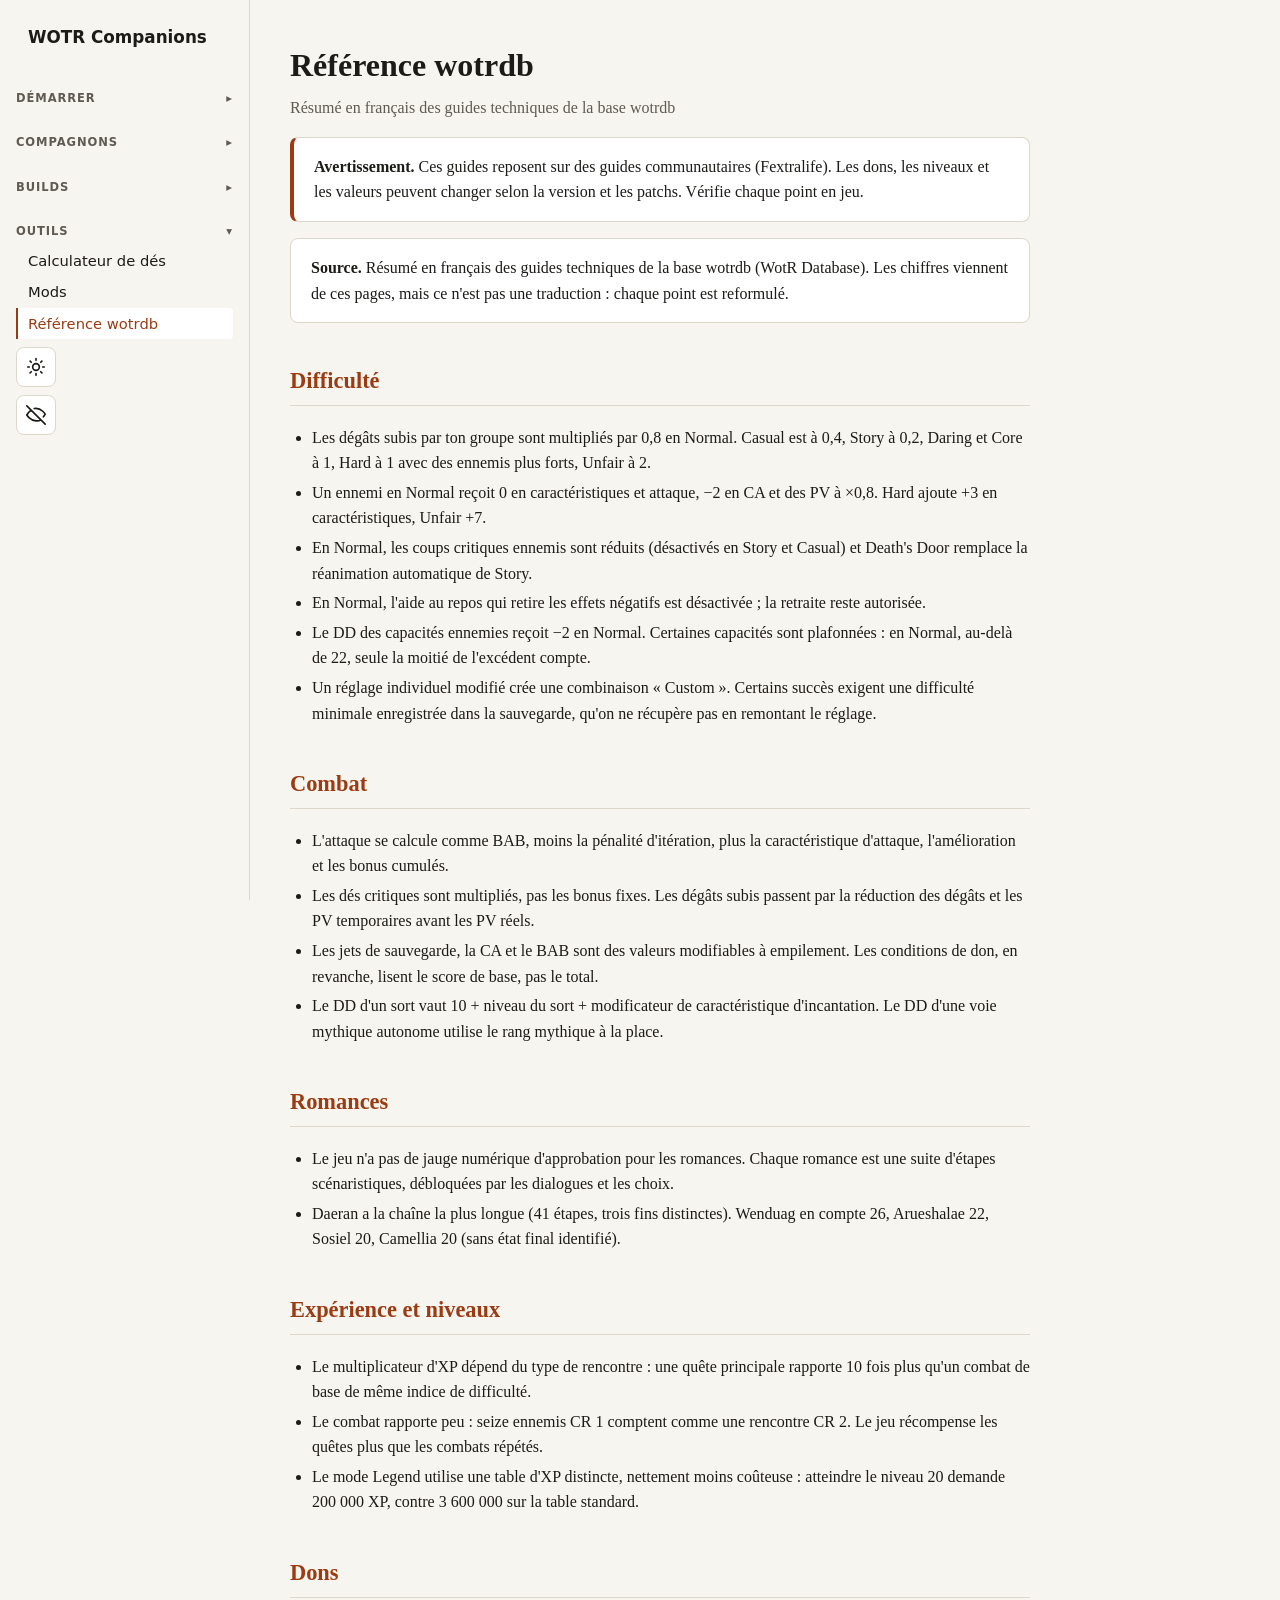
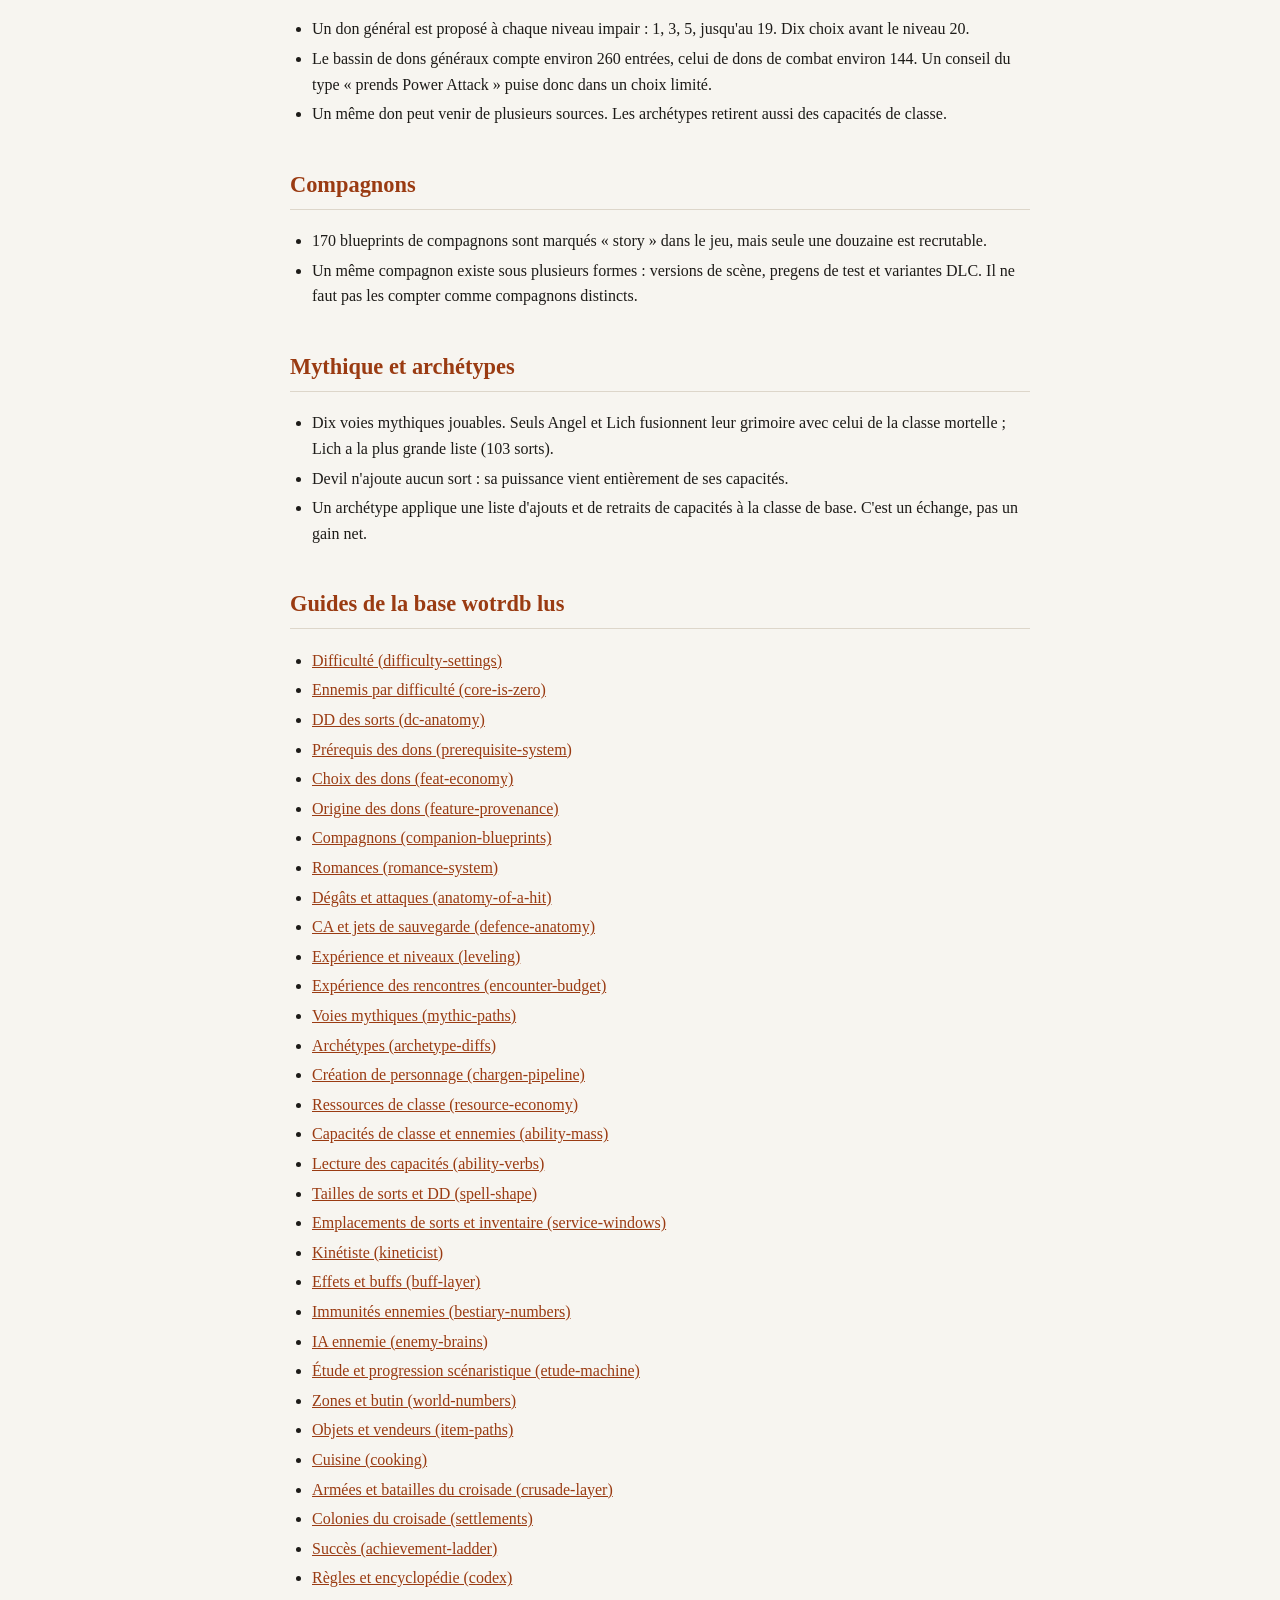
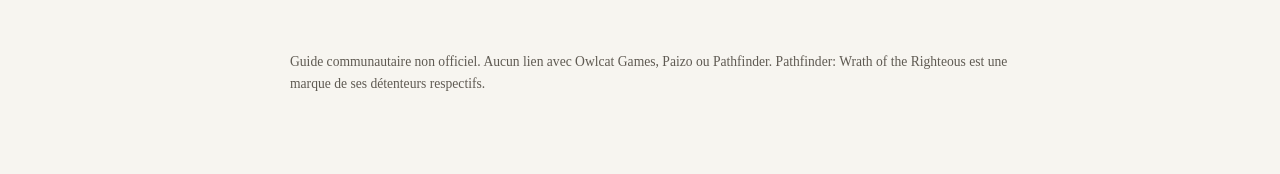
<file: guides-wotrdb.html>
<!doctype html>
<html lang="fr">
<head>
  <meta charset="utf-8">
  <meta name="viewport" content="width=device-width, initial-scale=1">
  <title>Référence wotrdb : WOTR Companions</title>
  <link rel="stylesheet" href="style.css">
</head>
<body>
<nav class="site-nav">
  <a class="nav-brand" href="index.html">WOTR Companions</a>
  <details class="nav-group" open>
    <summary class="nav-title">Démarrer</summary>
    <a href="index.html">Accueil</a>
    <a href="companions.html">Vue d&#x27;ensemble</a>
  </details>
  <details class="nav-group" open>
    <summary class="nav-title">Compagnons</summary>
    <a href="ember.html">Ember</a>
    <a href="delamere.html">Delamere</a>
    <a href="arueshalae.html">Arueshalae</a>
    <a href="woljif.html">Woljif Jefto</a>
    <a href="sosiel.html">Sosiel</a>
    <a href="daeran.html">Daeran</a>
    <a href="regill.html">Regill</a>
    <a href="greybor.html">Greybor</a>
  </details>
  <details class="nav-group" open>
    <summary class="nav-title">Builds</summary>
    <a href="builds.html">Builds par classe</a>
    <a href="builds-maison.html">Builds maison</a>
  </details>
  <details class="nav-group" open>
    <summary class="nav-title">Outils</summary>
    <a href="calculateur-des.html">Calculateur de dés</a>
    <a href="mods.html">Mods</a>
    <a href="guides-wotrdb.html" aria-current="page">Référence wotrdb</a>
  </details>
</nav>
<main>

  <h1>Référence wotrdb</h1>
  <p class="subtitle">Résumé en français des guides techniques de la base wotrdb</p>

  <div class="card warning">
    <strong>Avertissement.</strong> Ces guides reposent sur des guides communautaires (Fextralife). Les dons, les niveaux et les valeurs peuvent changer selon la version et les patchs. Vérifie chaque point en jeu.
  </div>

  <div class="card"><strong>Source.</strong> Résumé en français des guides techniques de la base wotrdb (WotR Database). Les chiffres viennent de ces pages, mais ce n'est pas une traduction : chaque point est reformulé.</div>

  <h2>Difficulté</h2>
  <ul>
    <li>Les dégâts subis par ton groupe sont multipliés par 0,8 en Normal. Casual est à 0,4, Story à 0,2, Daring et Core à 1, Hard à 1 avec des ennemis plus forts, Unfair à 2.</li>
    <li>Un ennemi en Normal reçoit 0 en caractéristiques et attaque, −2 en CA et des PV à ×0,8. Hard ajoute +3 en caractéristiques, Unfair +7.</li>
    <li>En Normal, les coups critiques ennemis sont réduits (désactivés en Story et Casual) et Death&#x27;s Door remplace la réanimation automatique de Story.</li>
    <li>En Normal, l&#x27;aide au repos qui retire les effets négatifs est désactivée ; la retraite reste autorisée.</li>
    <li>Le DD des capacités ennemies reçoit −2 en Normal. Certaines capacités sont plafonnées : en Normal, au-delà de 22, seule la moitié de l&#x27;excédent compte.</li>
    <li>Un réglage individuel modifié crée une combinaison « Custom ». Certains succès exigent une difficulté minimale enregistrée dans la sauvegarde, qu&#x27;on ne récupère pas en remontant le réglage.</li>
  </ul>

  <h2>Combat</h2>
  <ul>
    <li>L&#x27;attaque se calcule comme BAB, moins la pénalité d&#x27;itération, plus la caractéristique d&#x27;attaque, l&#x27;amélioration et les bonus cumulés.</li>
    <li>Les dés critiques sont multipliés, pas les bonus fixes. Les dégâts subis passent par la réduction des dégâts et les PV temporaires avant les PV réels.</li>
    <li>Les jets de sauvegarde, la CA et le BAB sont des valeurs modifiables à empilement. Les conditions de don, en revanche, lisent le score de base, pas le total.</li>
    <li>Le DD d&#x27;un sort vaut 10 + niveau du sort + modificateur de caractéristique d&#x27;incantation. Le DD d&#x27;une voie mythique autonome utilise le rang mythique à la place.</li>
  </ul>

  <h2>Romances</h2>
  <ul>
    <li>Le jeu n&#x27;a pas de jauge numérique d&#x27;approbation pour les romances. Chaque romance est une suite d&#x27;étapes scénaristiques, débloquées par les dialogues et les choix.</li>
    <li>Daeran a la chaîne la plus longue (41 étapes, trois fins distinctes). Wenduag en compte 26, Arueshalae 22, Sosiel 20, Camellia 20 (sans état final identifié).</li>
  </ul>

  <h2>Expérience et niveaux</h2>
  <ul>
    <li>Le multiplicateur d&#x27;XP dépend du type de rencontre : une quête principale rapporte 10 fois plus qu&#x27;un combat de base de même indice de difficulté.</li>
    <li>Le combat rapporte peu : seize ennemis CR 1 comptent comme une rencontre CR 2. Le jeu récompense les quêtes plus que les combats répétés.</li>
    <li>Le mode Legend utilise une table d&#x27;XP distincte, nettement moins coûteuse : atteindre le niveau 20 demande 200 000 XP, contre 3 600 000 sur la table standard.</li>
  </ul>

  <h2>Dons</h2>
  <ul>
    <li>Un don général est proposé à chaque niveau impair : 1, 3, 5, jusqu&#x27;au 19. Dix choix avant le niveau 20.</li>
    <li>Le bassin de dons généraux compte environ 260 entrées, celui de dons de combat environ 144. Un conseil du type « prends Power Attack » puise donc dans un choix limité.</li>
    <li>Un même don peut venir de plusieurs sources. Les archétypes retirent aussi des capacités de classe.</li>
  </ul>

  <h2>Compagnons</h2>
  <ul>
    <li>170 blueprints de compagnons sont marqués « story » dans le jeu, mais seule une douzaine est recrutable.</li>
    <li>Un même compagnon existe sous plusieurs formes : versions de scène, pregens de test et variantes DLC. Il ne faut pas les compter comme compagnons distincts.</li>
  </ul>

  <h2>Mythique et archétypes</h2>
  <ul>
    <li>Dix voies mythiques jouables. Seuls Angel et Lich fusionnent leur grimoire avec celui de la classe mortelle ; Lich a la plus grande liste (103 sorts).</li>
    <li>Devil n&#x27;ajoute aucun sort : sa puissance vient entièrement de ses capacités.</li>
    <li>Un archétype applique une liste d&#x27;ajouts et de retraits de capacités à la classe de base. C&#x27;est un échange, pas un gain net.</li>
  </ul>

  <h2>Guides de la base wotrdb lus</h2>
  <ul>
    <li><a href="https://wotrdb.wiki/fr/guides/difficulty-settings">Difficulté (difficulty-settings)</a></li>
    <li><a href="https://wotrdb.wiki/fr/guides/core-is-zero">Ennemis par difficulté (core-is-zero)</a></li>
    <li><a href="https://wotrdb.wiki/fr/guides/dc-anatomy">DD des sorts (dc-anatomy)</a></li>
    <li><a href="https://wotrdb.wiki/fr/guides/prerequisite-system">Prérequis des dons (prerequisite-system)</a></li>
    <li><a href="https://wotrdb.wiki/fr/guides/feat-economy">Choix des dons (feat-economy)</a></li>
    <li><a href="https://wotrdb.wiki/fr/guides/feature-provenance">Origine des dons (feature-provenance)</a></li>
    <li><a href="https://wotrdb.wiki/fr/guides/companion-blueprints">Compagnons (companion-blueprints)</a></li>
    <li><a href="https://wotrdb.wiki/fr/guides/romance-system">Romances (romance-system)</a></li>
    <li><a href="https://wotrdb.wiki/fr/guides/anatomy-of-a-hit">Dégâts et attaques (anatomy-of-a-hit)</a></li>
    <li><a href="https://wotrdb.wiki/fr/guides/defence-anatomy">CA et jets de sauvegarde (defence-anatomy)</a></li>
    <li><a href="https://wotrdb.wiki/fr/guides/leveling">Expérience et niveaux (leveling)</a></li>
    <li><a href="https://wotrdb.wiki/fr/guides/encounter-budget">Expérience des rencontres (encounter-budget)</a></li>
    <li><a href="https://wotrdb.wiki/fr/guides/mythic-paths">Voies mythiques (mythic-paths)</a></li>
    <li><a href="https://wotrdb.wiki/fr/guides/archetype-diffs">Archétypes (archetype-diffs)</a></li>
    <li><a href="https://wotrdb.wiki/fr/guides/chargen-pipeline">Création de personnage (chargen-pipeline)</a></li>
    <li><a href="https://wotrdb.wiki/fr/guides/resource-economy">Ressources de classe (resource-economy)</a></li>
    <li><a href="https://wotrdb.wiki/fr/guides/ability-mass">Capacités de classe et ennemies (ability-mass)</a></li>
    <li><a href="https://wotrdb.wiki/fr/guides/ability-verbs">Lecture des capacités (ability-verbs)</a></li>
    <li><a href="https://wotrdb.wiki/fr/guides/spell-shape">Tailles de sorts et DD (spell-shape)</a></li>
    <li><a href="https://wotrdb.wiki/fr/guides/service-windows">Emplacements de sorts et inventaire (service-windows)</a></li>
    <li><a href="https://wotrdb.wiki/fr/guides/kineticist">Kinétiste (kineticist)</a></li>
    <li><a href="https://wotrdb.wiki/fr/guides/buff-layer">Effets et buffs (buff-layer)</a></li>
    <li><a href="https://wotrdb.wiki/fr/guides/bestiary-numbers">Immunités ennemies (bestiary-numbers)</a></li>
    <li><a href="https://wotrdb.wiki/fr/guides/enemy-brains">IA ennemie (enemy-brains)</a></li>
    <li><a href="https://wotrdb.wiki/fr/guides/etude-machine">Étude et progression scénaristique (etude-machine)</a></li>
    <li><a href="https://wotrdb.wiki/fr/guides/world-numbers">Zones et butin (world-numbers)</a></li>
    <li><a href="https://wotrdb.wiki/fr/guides/item-paths">Objets et vendeurs (item-paths)</a></li>
    <li><a href="https://wotrdb.wiki/fr/guides/cooking">Cuisine (cooking)</a></li>
    <li><a href="https://wotrdb.wiki/fr/guides/crusade-layer">Armées et batailles du croisade (crusade-layer)</a></li>
    <li><a href="https://wotrdb.wiki/fr/guides/settlements">Colonies du croisade (settlements)</a></li>
    <li><a href="https://wotrdb.wiki/fr/guides/achievement-ladder">Succès (achievement-ladder)</a></li>
    <li><a href="https://wotrdb.wiki/fr/guides/codex">Règles et encyclopédie (codex)</a></li>
  </ul>

  <footer>Guide communautaire non officiel. Aucun lien avec Owlcat Games, Paizo ou Pathfinder. Pathfinder: Wrath of the Righteous est une marque de ses détenteurs respectifs.</footer>
</main>
<script src="theme.js"></script>
</body>
</html>
</file>
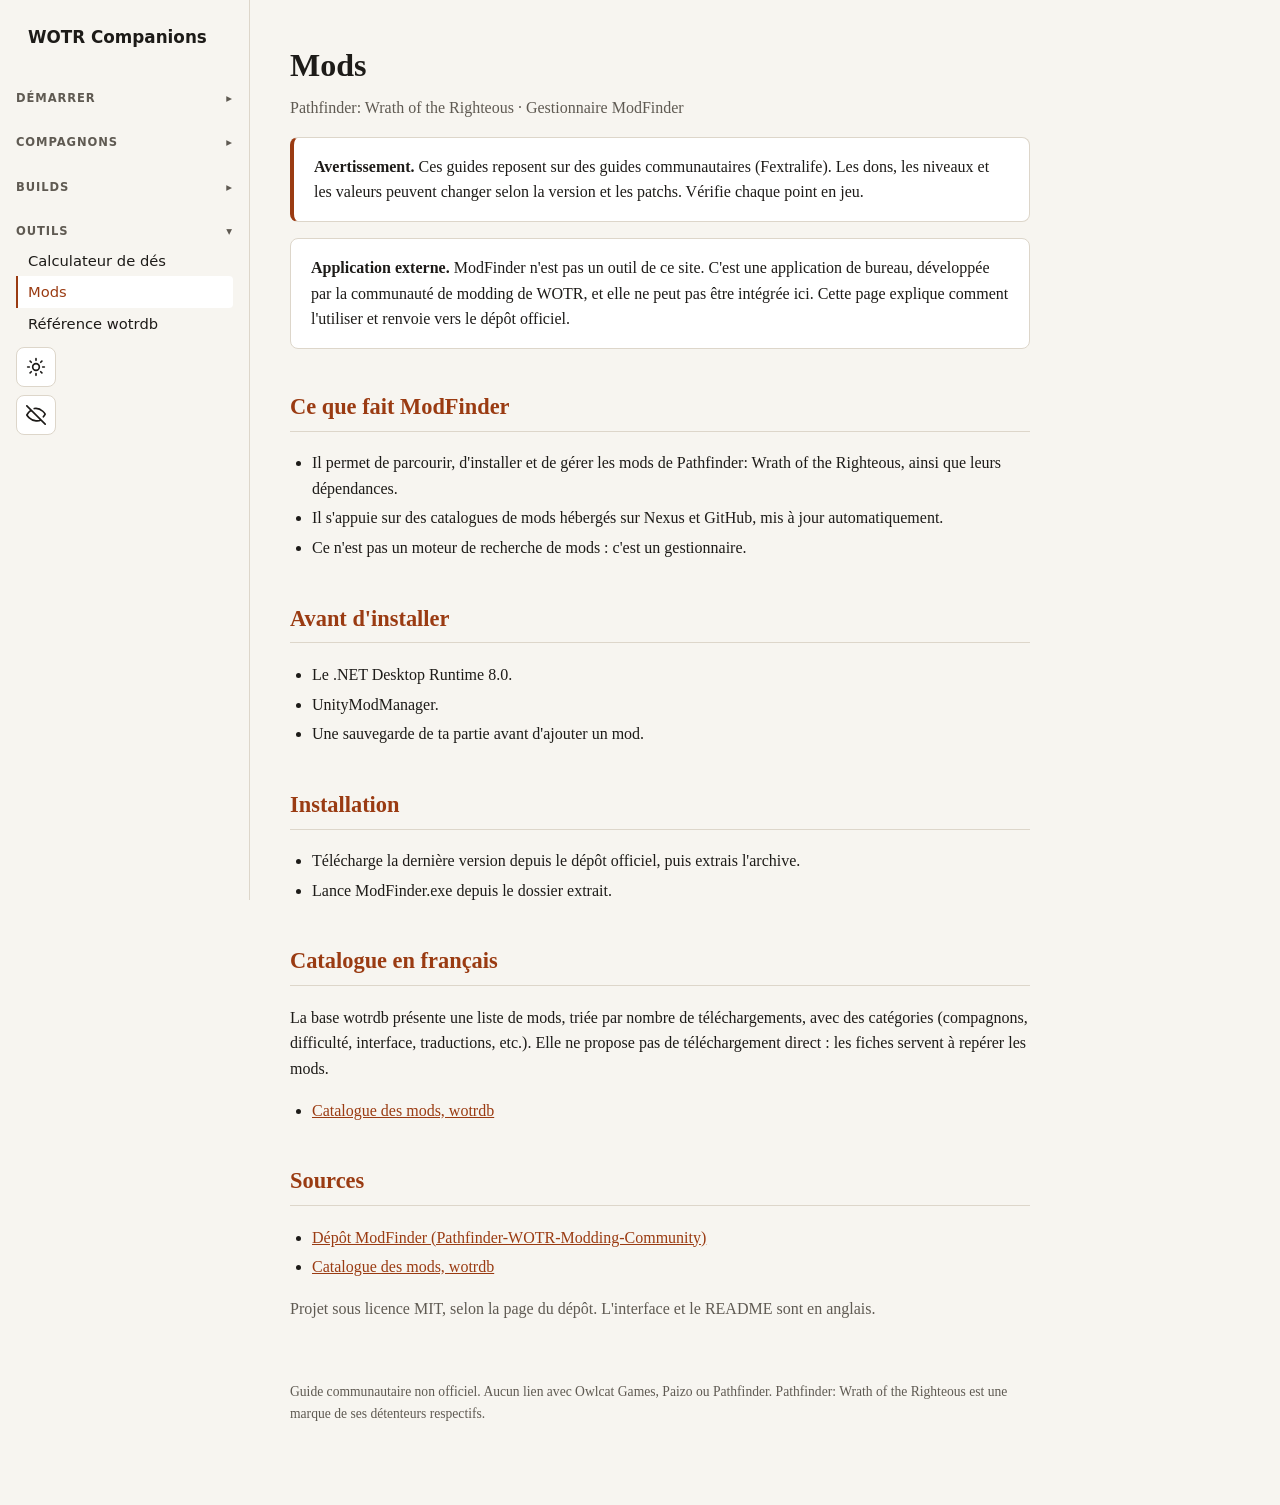
<file: mods.html>
<!doctype html>
<html lang="fr">
<head>
  <meta charset="utf-8">
  <meta name="viewport" content="width=device-width, initial-scale=1">
  <title>Mods : WOTR Companions</title>
  <link rel="stylesheet" href="style.css">
</head>
<body>
<nav class="site-nav">
  <a class="nav-brand" href="index.html">WOTR Companions</a>
  <details class="nav-group" open>
    <summary class="nav-title">Démarrer</summary>
    <a href="index.html">Accueil</a>
    <a href="companions.html">Vue d&#x27;ensemble</a>
  </details>
  <details class="nav-group" open>
    <summary class="nav-title">Compagnons</summary>
    <a href="ember.html">Ember</a>
    <a href="delamere.html">Delamere</a>
    <a href="arueshalae.html">Arueshalae</a>
    <a href="woljif.html">Woljif Jefto</a>
    <a href="sosiel.html">Sosiel</a>
    <a href="daeran.html">Daeran</a>
    <a href="regill.html">Regill</a>
    <a href="greybor.html">Greybor</a>
  </details>
  <details class="nav-group" open>
    <summary class="nav-title">Builds</summary>
    <a href="builds.html">Builds par classe</a>
    <a href="builds-maison.html">Builds maison</a>
  </details>
  <details class="nav-group" open>
    <summary class="nav-title">Outils</summary>
    <a href="calculateur-des.html">Calculateur de dés</a>
    <a href="mods.html" aria-current="page">Mods</a>
    <a href="guides-wotrdb.html">Référence wotrdb</a>
  </details>
</nav>
<main>

  <h1>Mods</h1>
  <p class="subtitle">Pathfinder: Wrath of the Righteous · Gestionnaire ModFinder</p>

  <div class="card warning">
    <strong>Avertissement.</strong> Ces guides reposent sur des guides communautaires (Fextralife). Les dons, les niveaux et les valeurs peuvent changer selon la version et les patchs. Vérifie chaque point en jeu.
  </div>

  <div class="card"><strong>Application externe.</strong> ModFinder n'est pas un outil de ce site. C'est une application de bureau, développée par la communauté de modding de WOTR, et elle ne peut pas être intégrée ici. Cette page explique comment l'utiliser et renvoie vers le dépôt officiel.</div>

  <h2>Ce que fait ModFinder</h2>
  <ul>
    <li>Il permet de parcourir, d&#x27;installer et de gérer les mods de Pathfinder: Wrath of the Righteous, ainsi que leurs dépendances.</li>
    <li>Il s&#x27;appuie sur des catalogues de mods hébergés sur Nexus et GitHub, mis à jour automatiquement.</li>
    <li>Ce n&#x27;est pas un moteur de recherche de mods : c&#x27;est un gestionnaire.</li>
  </ul>

  <h2>Avant d&#x27;installer</h2>
  <ul>
    <li>Le .NET Desktop Runtime 8.0.</li>
    <li>UnityModManager.</li>
    <li>Une sauvegarde de ta partie avant d&#x27;ajouter un mod.</li>
  </ul>

  <h2>Installation</h2>
  <ul>
    <li>Télécharge la dernière version depuis le dépôt officiel, puis extrais l&#x27;archive.</li>
    <li>Lance ModFinder.exe depuis le dossier extrait.</li>
  </ul>

  <h2>Catalogue en français</h2>
  <p>La base wotrdb présente une liste de mods, triée par nombre de téléchargements, avec des catégories (compagnons, difficulté, interface, traductions, etc.). Elle ne propose pas de téléchargement direct : les fiches servent à repérer les mods.</p>
  <ul>
    <li><a href="https://wotrdb.wiki/fr/outils/mods">Catalogue des mods, wotrdb</a></li>
  </ul>

  <h2>Sources</h2>
  <ul>
    <li><a href="https://github.com/Pathfinder-WOTR-Modding-Community/ModFinder">Dépôt ModFinder (Pathfinder-WOTR-Modding-Community)</a></li>
    <li><a href="https://wotrdb.wiki/fr/outils/mods">Catalogue des mods, wotrdb</a></li>
  </ul>
  <p class="muted">Projet sous licence MIT, selon la page du dépôt. L'interface et le README sont en anglais.</p>

  <footer>Guide communautaire non officiel. Aucun lien avec Owlcat Games, Paizo ou Pathfinder. Pathfinder: Wrath of the Righteous est une marque de ses détenteurs respectifs.</footer>
</main>
<script src="theme.js"></script>
</body>
</html>
</file>
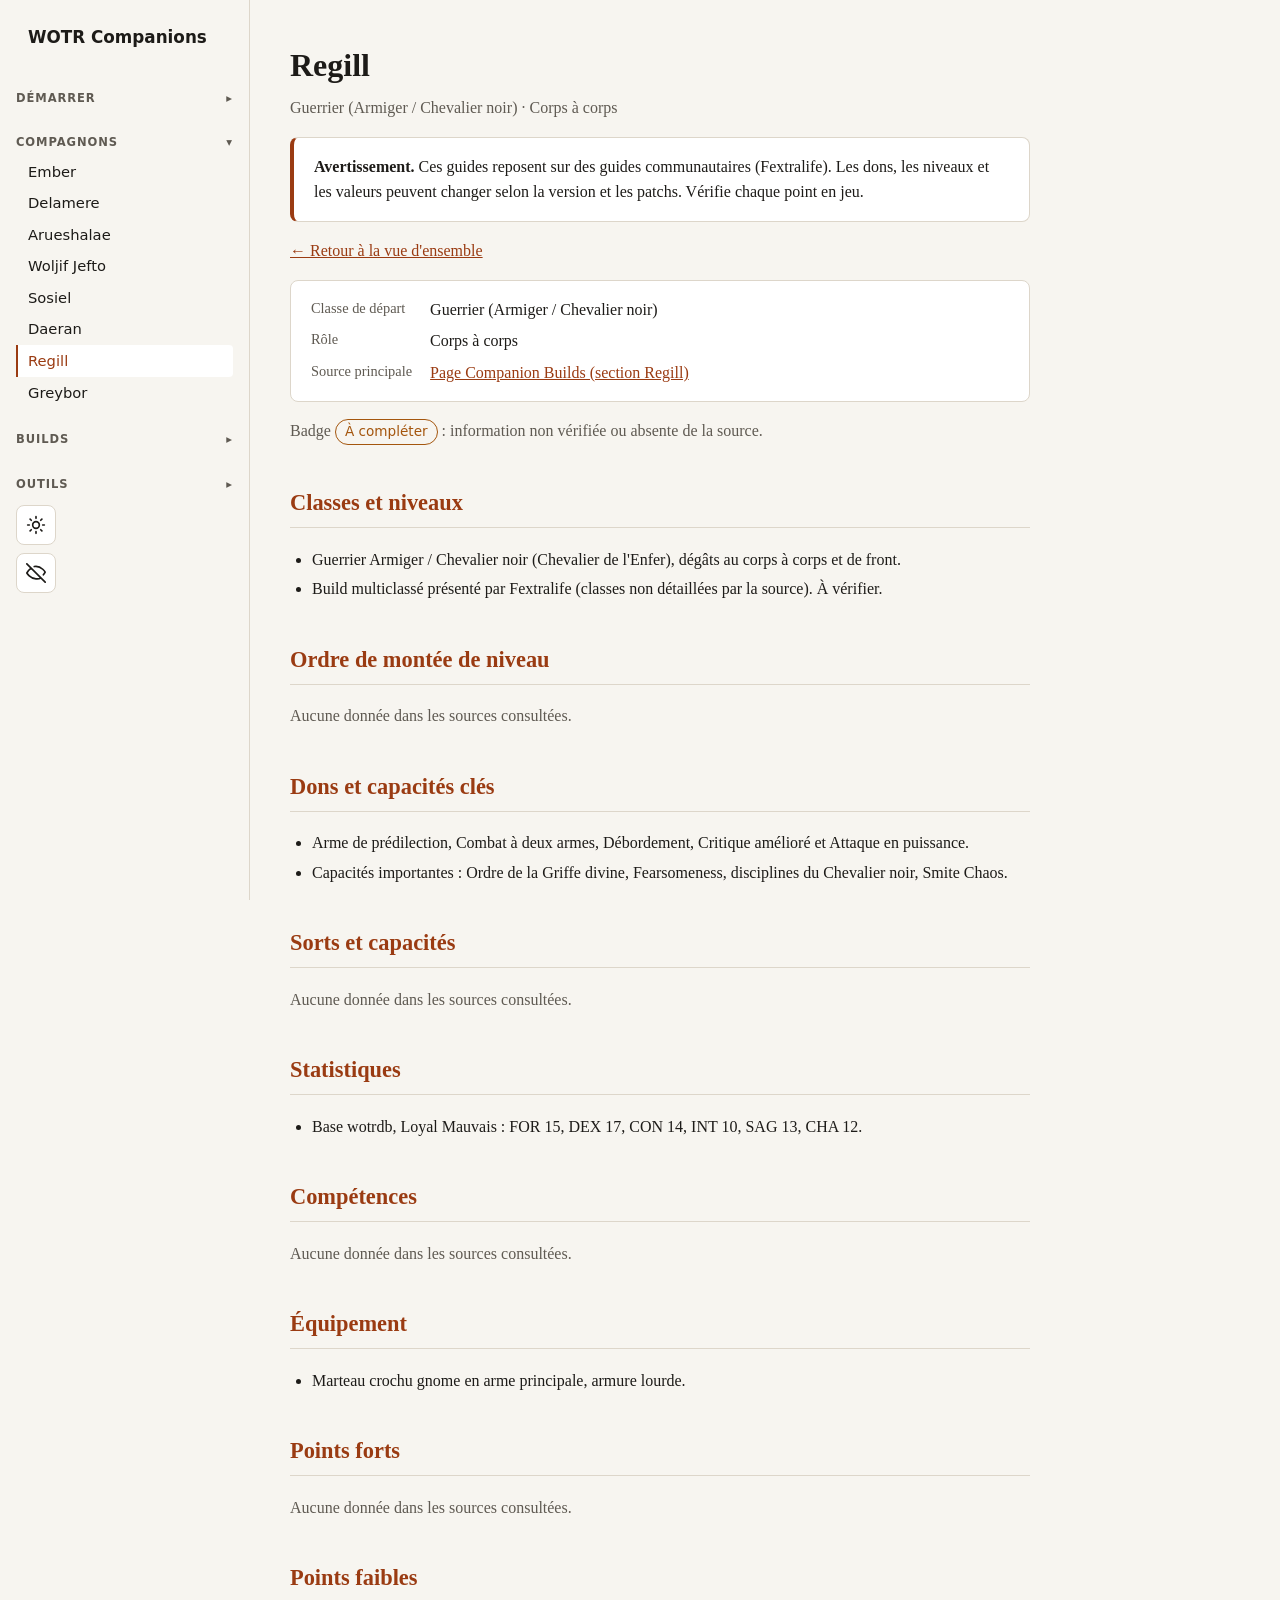
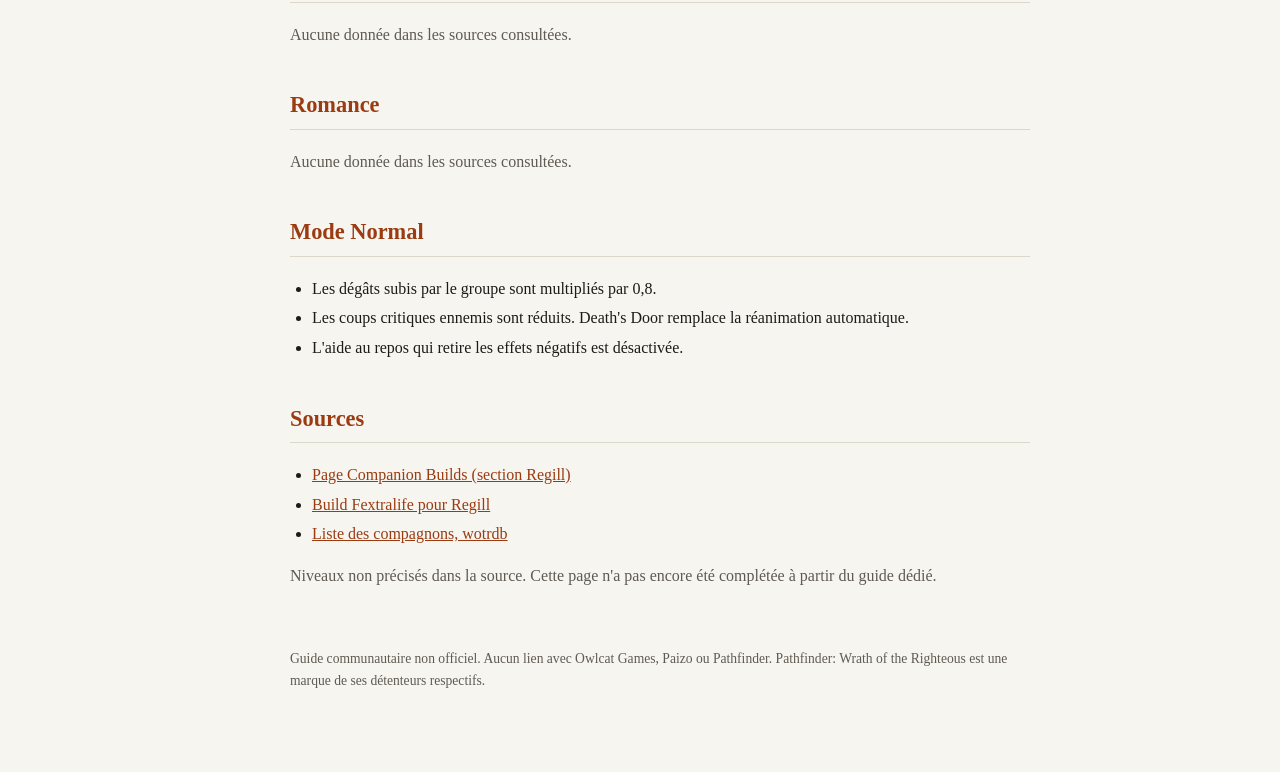
<file: regill.html>
<!doctype html>
<html lang="fr">
<head>
  <meta charset="utf-8">
  <meta name="viewport" content="width=device-width, initial-scale=1">
  <title>Regill : WOTR Companions</title>
  <link rel="stylesheet" href="style.css">
</head>
<body>
<nav class="site-nav">
  <a class="nav-brand" href="index.html">WOTR Companions</a>
  <details class="nav-group" open>
    <summary class="nav-title">Démarrer</summary>
    <a href="index.html">Accueil</a>
    <a href="companions.html">Vue d&#x27;ensemble</a>
  </details>
  <details class="nav-group" open>
    <summary class="nav-title">Compagnons</summary>
    <a href="ember.html">Ember</a>
    <a href="delamere.html">Delamere</a>
    <a href="arueshalae.html">Arueshalae</a>
    <a href="woljif.html">Woljif Jefto</a>
    <a href="sosiel.html">Sosiel</a>
    <a href="daeran.html">Daeran</a>
    <a href="regill.html" aria-current="page">Regill</a>
    <a href="greybor.html">Greybor</a>
  </details>
  <details class="nav-group" open>
    <summary class="nav-title">Builds</summary>
    <a href="builds.html">Builds par classe</a>
    <a href="builds-maison.html">Builds maison</a>
  </details>
  <details class="nav-group" open>
    <summary class="nav-title">Outils</summary>
    <a href="calculateur-des.html">Calculateur de dés</a>
    <a href="mods.html">Mods</a>
    <a href="guides-wotrdb.html">Référence wotrdb</a>
  </details>
</nav>
<main>

  <h1>Regill</h1>
  <p class="subtitle">Guerrier (Armiger / Chevalier noir) · Corps à corps</p>

  <div class="card warning">
    <strong>Avertissement.</strong> Ces guides reposent sur des guides communautaires (Fextralife). Les dons, les niveaux et les valeurs peuvent changer selon la version et les patchs. Vérifie chaque point en jeu.
  </div>

  <p><a href="companions.html">← Retour à la vue d'ensemble</a></p>

  <div class="card summary"><dl><dt>Classe de départ</dt><dd>Guerrier (Armiger / Chevalier noir)</dd><dt>Rôle</dt><dd>Corps à corps</dd><dt>Source principale</dt><dd><a href="https://pathfinderwrathoftherighteous.wiki.fextralife.com/Companion_Builds">Page Companion Builds (section Regill)</a></dd></dl></div>

  <p class="muted">Badge <span class="badge badge-warn">À compléter</span> : information non vérifiée ou absente de la source.</p>

  <h2>Classes et niveaux</h2>
  <ul>
    <li>Guerrier Armiger / Chevalier noir (Chevalier de l&#x27;Enfer), dégâts au corps à corps et de front.</li>
    <li>Build multiclassé présenté par Fextralife (classes non détaillées par la source). À vérifier.</li>
  </ul>

  <h2>Ordre de montée de niveau</h2>
  <p class="muted">Aucune donnée dans les sources consultées.</p>

  <h2>Dons et capacités clés</h2>
  <ul>
    <li>Arme de prédilection, Combat à deux armes, Débordement, Critique amélioré et Attaque en puissance.</li>
    <li>Capacités importantes : Ordre de la Griffe divine, Fearsomeness, disciplines du Chevalier noir, Smite Chaos.</li>
  </ul>

  <h2>Sorts et capacités</h2>
  <p class="muted">Aucune donnée dans les sources consultées.</p>

  <h2>Statistiques</h2>
  <ul>
    <li>Base wotrdb, Loyal Mauvais : FOR 15, DEX 17, CON 14, INT 10, SAG 13, CHA 12.</li>
  </ul>

  <h2>Compétences</h2>
  <p class="muted">Aucune donnée dans les sources consultées.</p>

  <h2>Équipement</h2>
  <ul>
    <li>Marteau crochu gnome en arme principale, armure lourde.</li>
  </ul>

  <h2>Points forts</h2>
  <p class="muted">Aucune donnée dans les sources consultées.</p>

  <h2>Points faibles</h2>
  <p class="muted">Aucune donnée dans les sources consultées.</p>

  <h2>Romance</h2>
  <p class="muted">Aucune donnée dans les sources consultées.</p>

  <h2>Mode Normal</h2>
  <ul>
    <li>Les dégâts subis par le groupe sont multipliés par 0,8.</li>
    <li>Les coups critiques ennemis sont réduits. Death&#x27;s Door remplace la réanimation automatique.</li>
    <li>L&#x27;aide au repos qui retire les effets négatifs est désactivée.</li>
  </ul>

  <h2>Sources</h2>
  <ul>
    <li><a href="https://pathfinderwrathoftherighteous.wiki.fextralife.com/Companion_Builds">Page Companion Builds (section Regill)</a></li>
    <li><a href="https://fextralife.com/regill-build-pathfinder-wrath-of-the-righteous-guide/">Build Fextralife pour Regill</a></li>
    <li><a href="https://wotrdb.wiki/fr/compagnons">Liste des compagnons, wotrdb</a></li>
  </ul>
  <p class="muted">Niveaux non précisés dans la source. Cette page n&#x27;a pas encore été complétée à partir du guide dédié.</p>

  <footer>Guide communautaire non officiel. Aucun lien avec Owlcat Games, Paizo ou Pathfinder. Pathfinder: Wrath of the Righteous est une marque de ses détenteurs respectifs.</footer>
</main>
<script src="theme.js"></script>
</body>
</html>
</file>
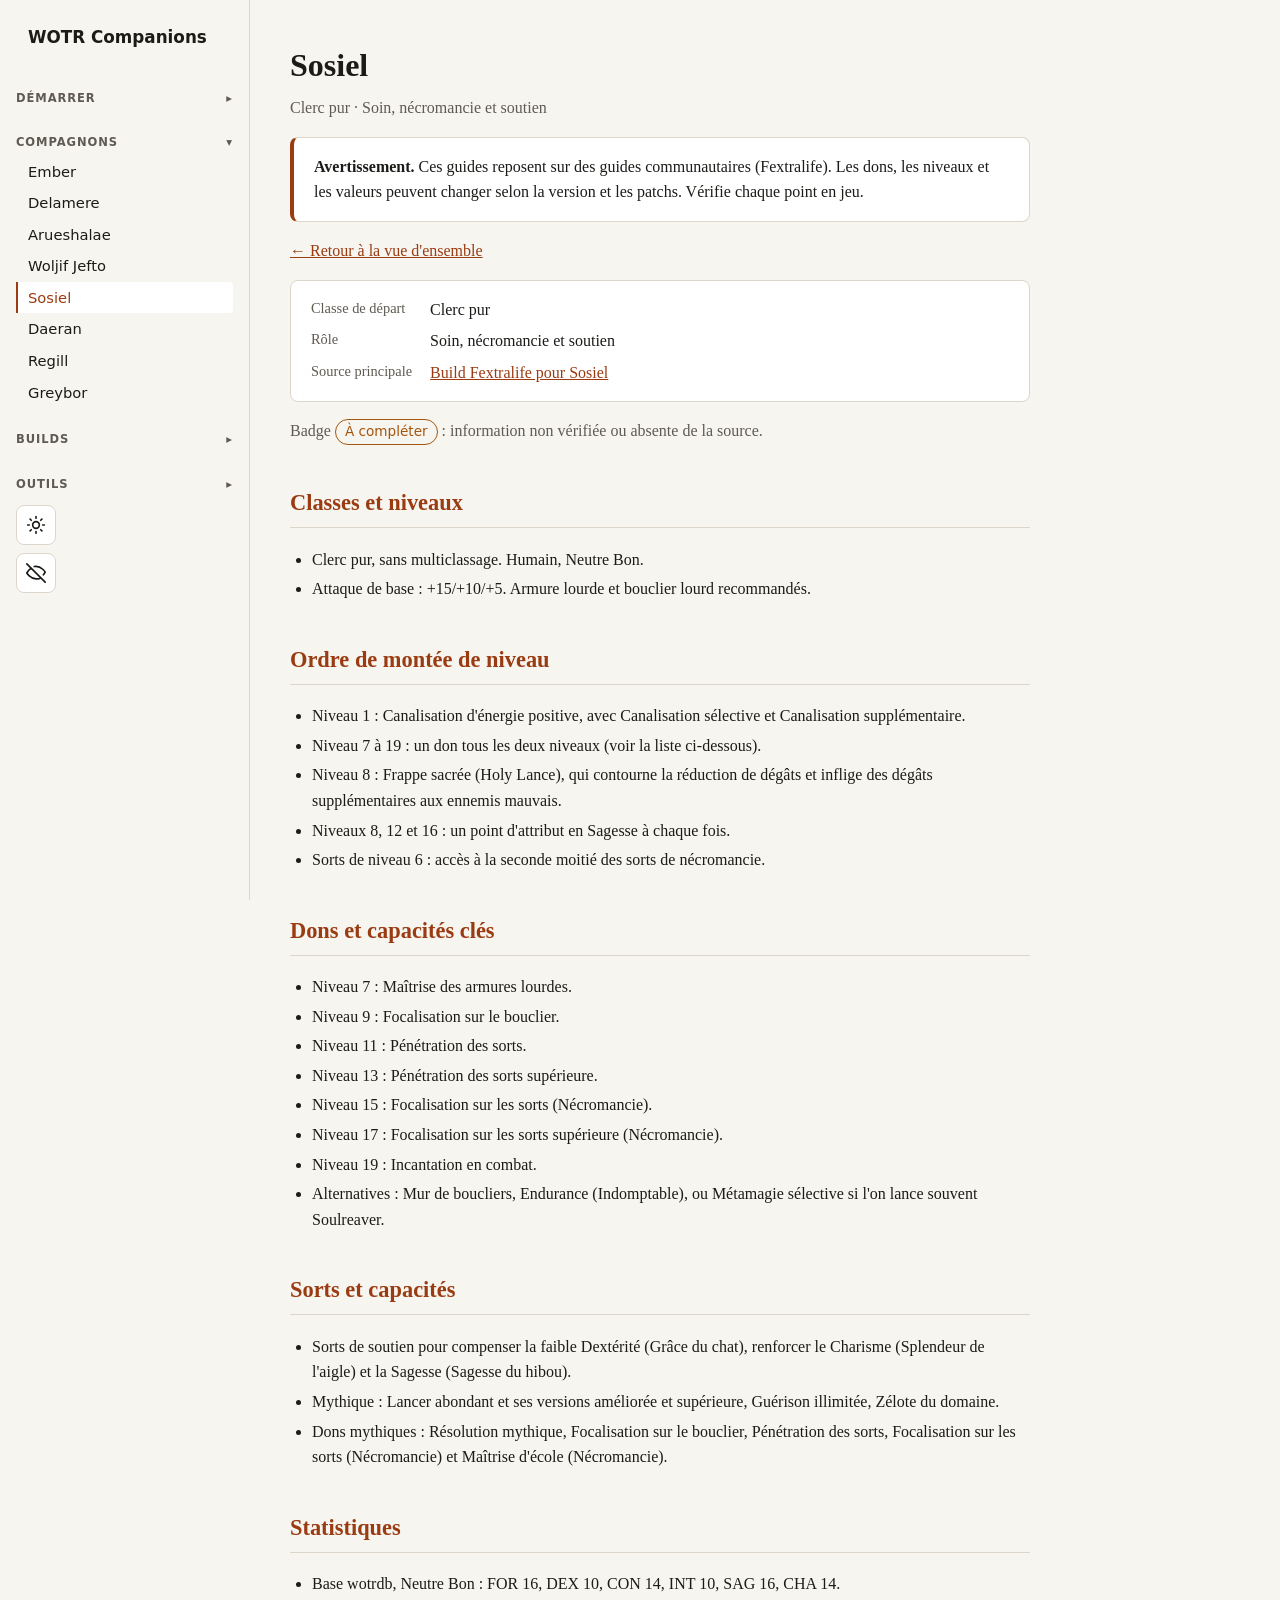
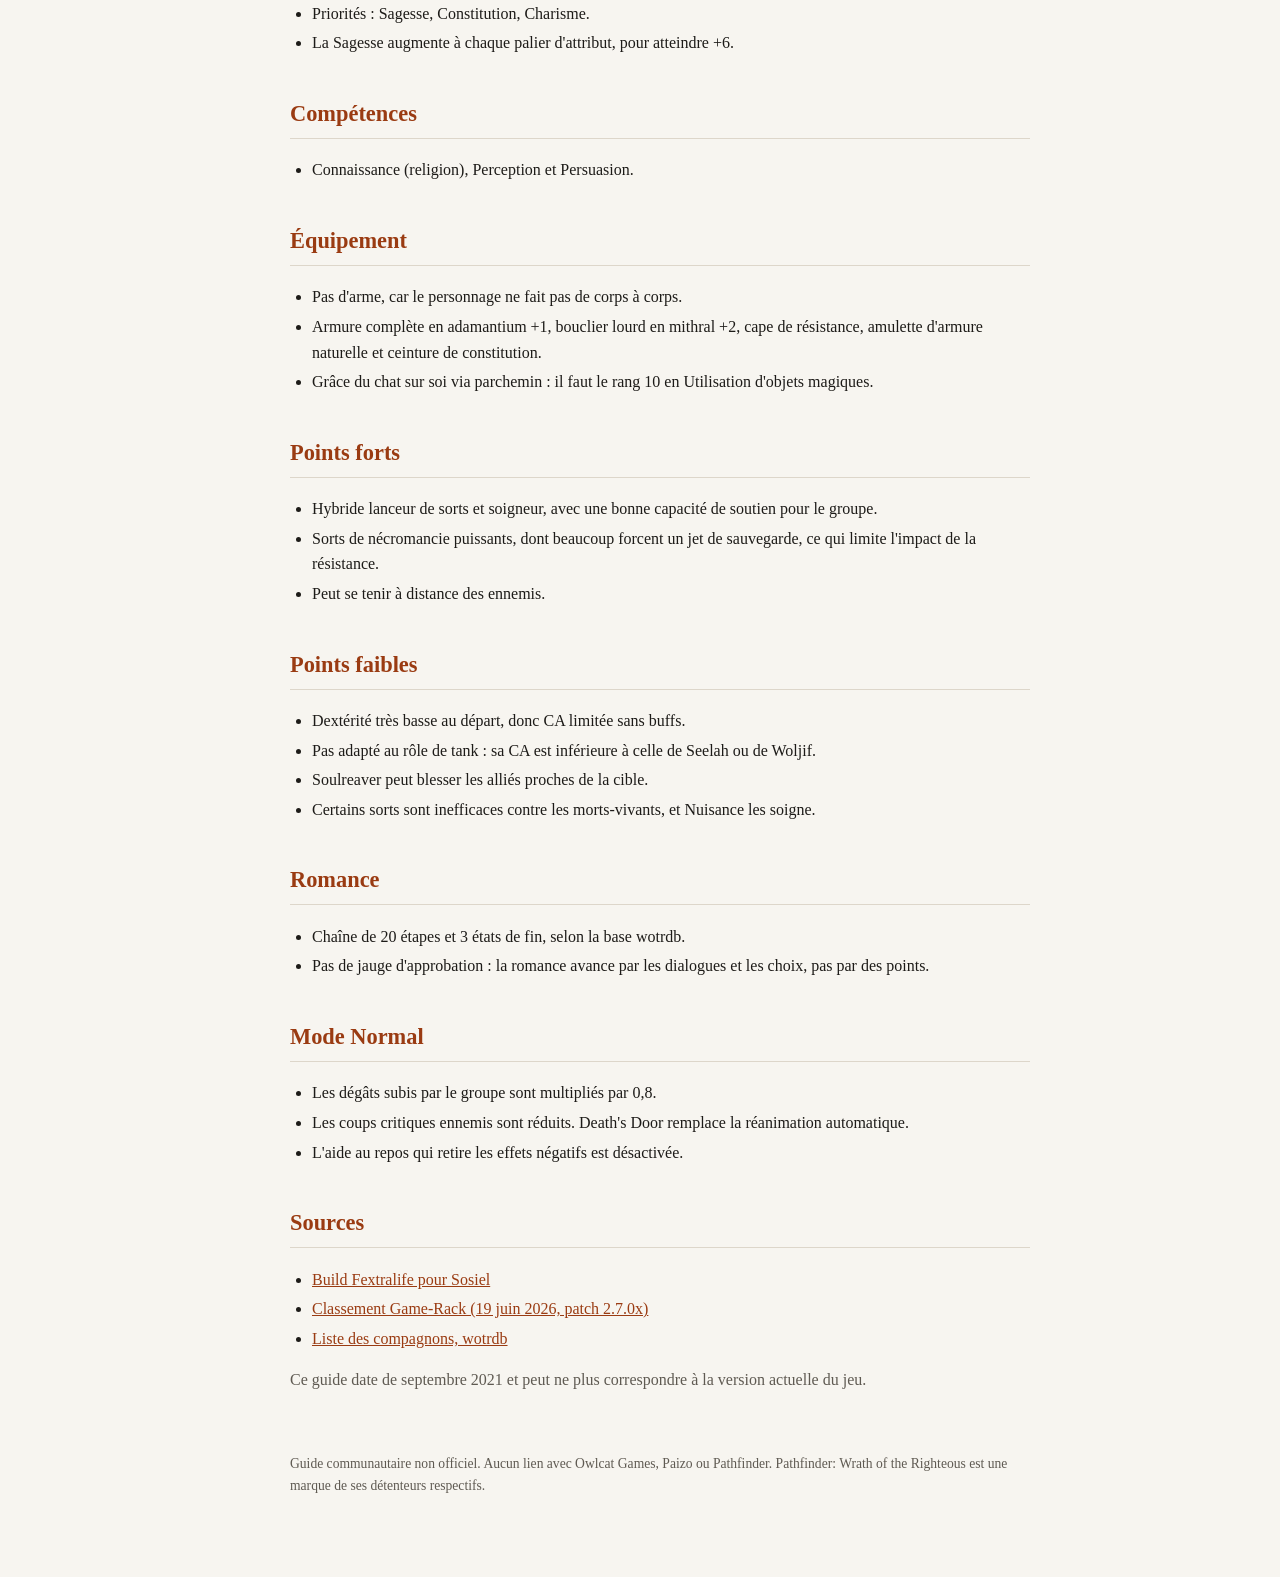
<file: sosiel.html>
<!doctype html>
<html lang="fr">
<head>
  <meta charset="utf-8">
  <meta name="viewport" content="width=device-width, initial-scale=1">
  <title>Sosiel : WOTR Companions</title>
  <link rel="stylesheet" href="style.css">
</head>
<body>
<nav class="site-nav">
  <a class="nav-brand" href="index.html">WOTR Companions</a>
  <details class="nav-group" open>
    <summary class="nav-title">Démarrer</summary>
    <a href="index.html">Accueil</a>
    <a href="companions.html">Vue d&#x27;ensemble</a>
  </details>
  <details class="nav-group" open>
    <summary class="nav-title">Compagnons</summary>
    <a href="ember.html">Ember</a>
    <a href="delamere.html">Delamere</a>
    <a href="arueshalae.html">Arueshalae</a>
    <a href="woljif.html">Woljif Jefto</a>
    <a href="sosiel.html" aria-current="page">Sosiel</a>
    <a href="daeran.html">Daeran</a>
    <a href="regill.html">Regill</a>
    <a href="greybor.html">Greybor</a>
  </details>
  <details class="nav-group" open>
    <summary class="nav-title">Builds</summary>
    <a href="builds.html">Builds par classe</a>
    <a href="builds-maison.html">Builds maison</a>
  </details>
  <details class="nav-group" open>
    <summary class="nav-title">Outils</summary>
    <a href="calculateur-des.html">Calculateur de dés</a>
    <a href="mods.html">Mods</a>
    <a href="guides-wotrdb.html">Référence wotrdb</a>
  </details>
</nav>
<main>

  <h1>Sosiel</h1>
  <p class="subtitle">Clerc pur · Soin, nécromancie et soutien</p>

  <div class="card warning">
    <strong>Avertissement.</strong> Ces guides reposent sur des guides communautaires (Fextralife). Les dons, les niveaux et les valeurs peuvent changer selon la version et les patchs. Vérifie chaque point en jeu.
  </div>

  <p><a href="companions.html">← Retour à la vue d'ensemble</a></p>

  <div class="card summary"><dl><dt>Classe de départ</dt><dd>Clerc pur</dd><dt>Rôle</dt><dd>Soin, nécromancie et soutien</dd><dt>Source principale</dt><dd><a href="https://fextralife.com/sosiel-build-pathfinder-wrath-of-the-righteous-guide/">Build Fextralife pour Sosiel</a></dd></dl></div>

  <p class="muted">Badge <span class="badge badge-warn">À compléter</span> : information non vérifiée ou absente de la source.</p>

  <h2>Classes et niveaux</h2>
  <ul>
    <li>Clerc pur, sans multiclassage. Humain, Neutre Bon.</li>
    <li>Attaque de base : +15/+10/+5. Armure lourde et bouclier lourd recommandés.</li>
  </ul>

  <h2>Ordre de montée de niveau</h2>
  <ul>
    <li>Niveau 1 : Canalisation d&#x27;énergie positive, avec Canalisation sélective et Canalisation supplémentaire.</li>
    <li>Niveau 7 à 19 : un don tous les deux niveaux (voir la liste ci-dessous).</li>
    <li>Niveau 8 : Frappe sacrée (Holy Lance), qui contourne la réduction de dégâts et inflige des dégâts supplémentaires aux ennemis mauvais.</li>
    <li>Niveaux 8, 12 et 16 : un point d&#x27;attribut en Sagesse à chaque fois.</li>
    <li>Sorts de niveau 6 : accès à la seconde moitié des sorts de nécromancie.</li>
  </ul>

  <h2>Dons et capacités clés</h2>
  <ul>
    <li>Niveau 7 : Maîtrise des armures lourdes.</li>
    <li>Niveau 9 : Focalisation sur le bouclier.</li>
    <li>Niveau 11 : Pénétration des sorts.</li>
    <li>Niveau 13 : Pénétration des sorts supérieure.</li>
    <li>Niveau 15 : Focalisation sur les sorts (Nécromancie).</li>
    <li>Niveau 17 : Focalisation sur les sorts supérieure (Nécromancie).</li>
    <li>Niveau 19 : Incantation en combat.</li>
    <li>Alternatives : Mur de boucliers, Endurance (Indomptable), ou Métamagie sélective si l&#x27;on lance souvent Soulreaver.</li>
  </ul>

  <h2>Sorts et capacités</h2>
  <ul>
    <li>Sorts de soutien pour compenser la faible Dextérité (Grâce du chat), renforcer le Charisme (Splendeur de l&#x27;aigle) et la Sagesse (Sagesse du hibou).</li>
    <li>Mythique : Lancer abondant et ses versions améliorée et supérieure, Guérison illimitée, Zélote du domaine.</li>
    <li>Dons mythiques : Résolution mythique, Focalisation sur le bouclier, Pénétration des sorts, Focalisation sur les sorts (Nécromancie) et Maîtrise d&#x27;école (Nécromancie).</li>
  </ul>

  <h2>Statistiques</h2>
  <ul>
    <li>Base wotrdb, Neutre Bon : FOR 16, DEX 10, CON 14, INT 10, SAG 16, CHA 14.</li>
    <li>Priorités : Sagesse, Constitution, Charisme.</li>
    <li>La Sagesse augmente à chaque palier d&#x27;attribut, pour atteindre +6.</li>
  </ul>

  <h2>Compétences</h2>
  <ul>
    <li>Connaissance (religion), Perception et Persuasion.</li>
  </ul>

  <h2>Équipement</h2>
  <ul>
    <li>Pas d&#x27;arme, car le personnage ne fait pas de corps à corps.</li>
    <li>Armure complète en adamantium +1, bouclier lourd en mithral +2, cape de résistance, amulette d&#x27;armure naturelle et ceinture de constitution.</li>
    <li>Grâce du chat sur soi via parchemin : il faut le rang 10 en Utilisation d&#x27;objets magiques.</li>
  </ul>

  <h2>Points forts</h2>
  <ul>
    <li>Hybride lanceur de sorts et soigneur, avec une bonne capacité de soutien pour le groupe.</li>
    <li>Sorts de nécromancie puissants, dont beaucoup forcent un jet de sauvegarde, ce qui limite l&#x27;impact de la résistance.</li>
    <li>Peut se tenir à distance des ennemis.</li>
  </ul>

  <h2>Points faibles</h2>
  <ul>
    <li>Dextérité très basse au départ, donc CA limitée sans buffs.</li>
    <li>Pas adapté au rôle de tank : sa CA est inférieure à celle de Seelah ou de Woljif.</li>
    <li>Soulreaver peut blesser les alliés proches de la cible.</li>
    <li>Certains sorts sont inefficaces contre les morts-vivants, et Nuisance les soigne.</li>
  </ul>

  <h2>Romance</h2>
  <ul>
    <li>Chaîne de 20 étapes et 3 états de fin, selon la base wotrdb.</li>
    <li>Pas de jauge d&#x27;approbation : la romance avance par les dialogues et les choix, pas par des points.</li>
  </ul>

  <h2>Mode Normal</h2>
  <ul>
    <li>Les dégâts subis par le groupe sont multipliés par 0,8.</li>
    <li>Les coups critiques ennemis sont réduits. Death&#x27;s Door remplace la réanimation automatique.</li>
    <li>L&#x27;aide au repos qui retire les effets négatifs est désactivée.</li>
  </ul>

  <h2>Sources</h2>
  <ul>
    <li><a href="https://fextralife.com/sosiel-build-pathfinder-wrath-of-the-righteous-guide/">Build Fextralife pour Sosiel</a></li>
    <li><a href="https://game-rack.com/en/articles/en-pathfinder-wot-r-companion-ranking-build-1087">Classement Game-Rack (19 juin 2026, patch 2.7.0x)</a></li>
    <li><a href="https://wotrdb.wiki/fr/compagnons">Liste des compagnons, wotrdb</a></li>
  </ul>
  <p class="muted">Ce guide date de septembre 2021 et peut ne plus correspondre à la version actuelle du jeu.</p>

  <footer>Guide communautaire non officiel. Aucun lien avec Owlcat Games, Paizo ou Pathfinder. Pathfinder: Wrath of the Righteous est une marque de ses détenteurs respectifs.</footer>
</main>
<script src="theme.js"></script>
</body>
</html>
</file>
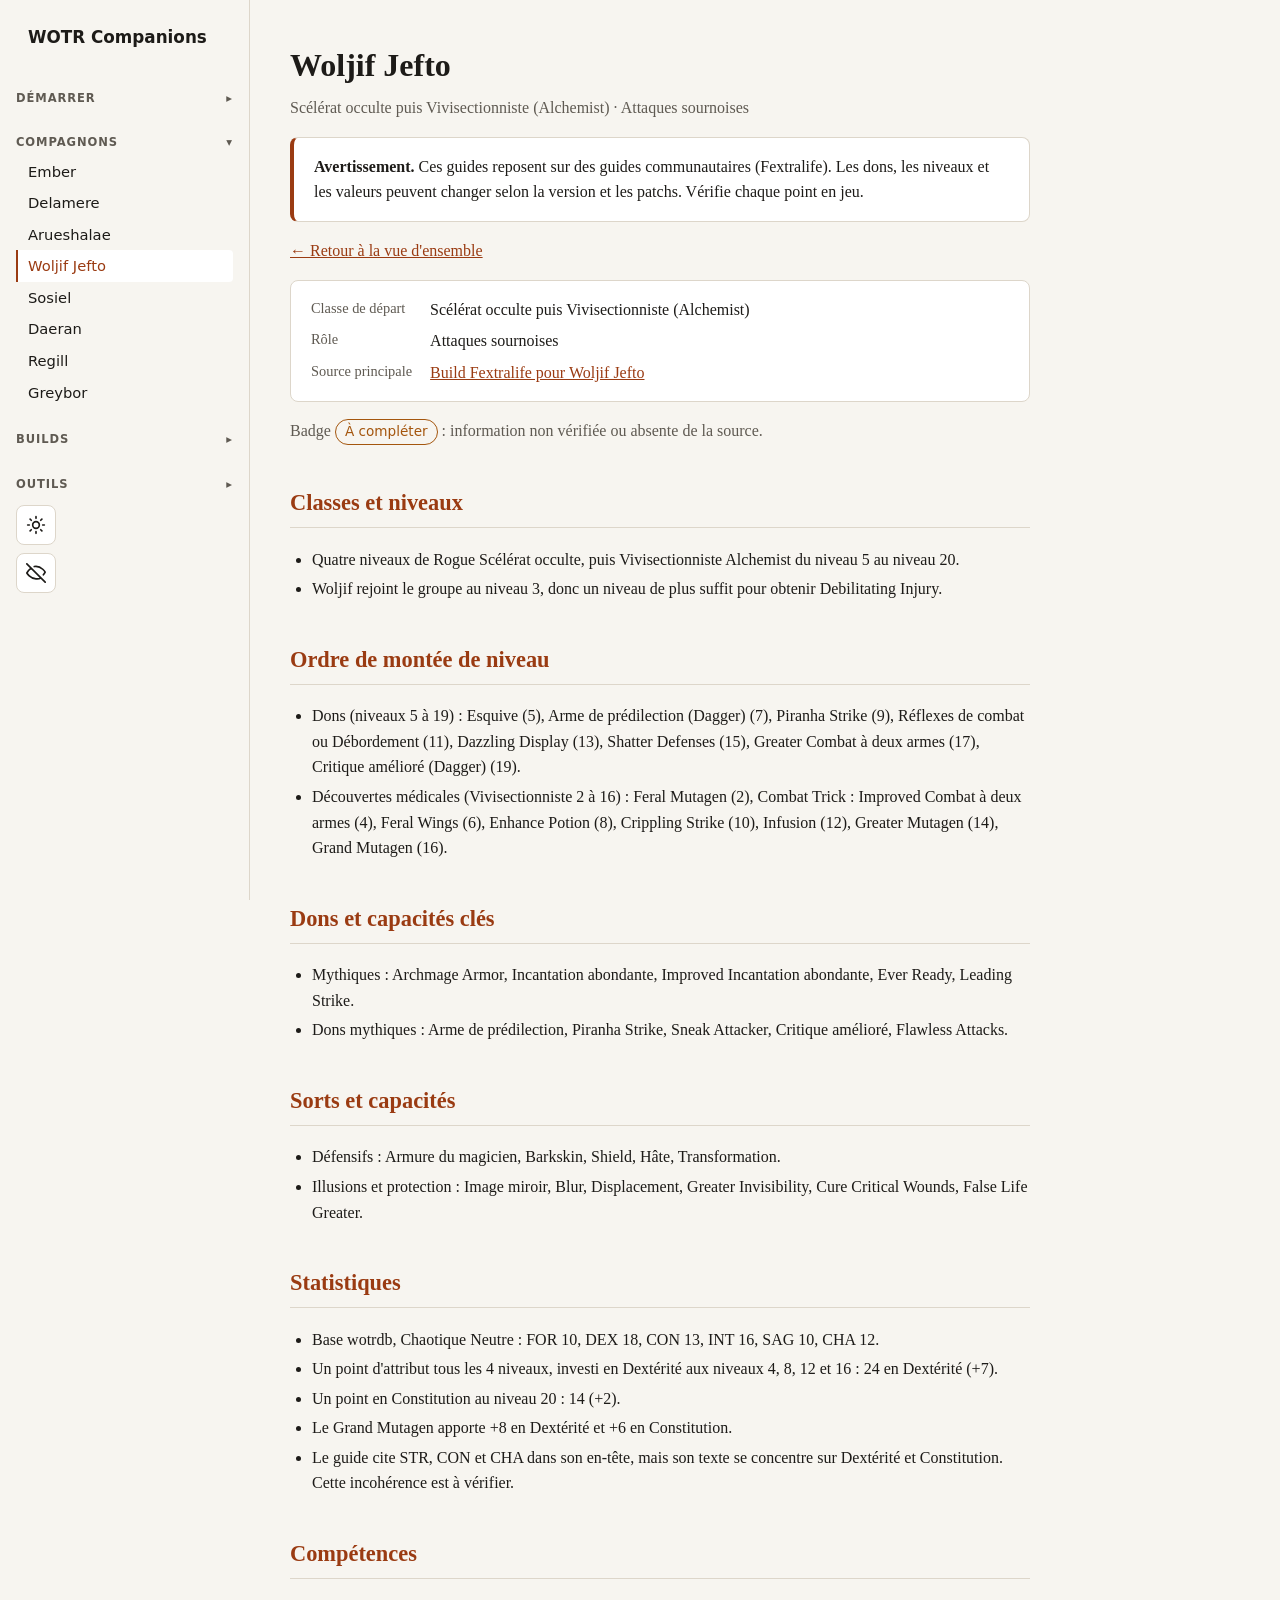
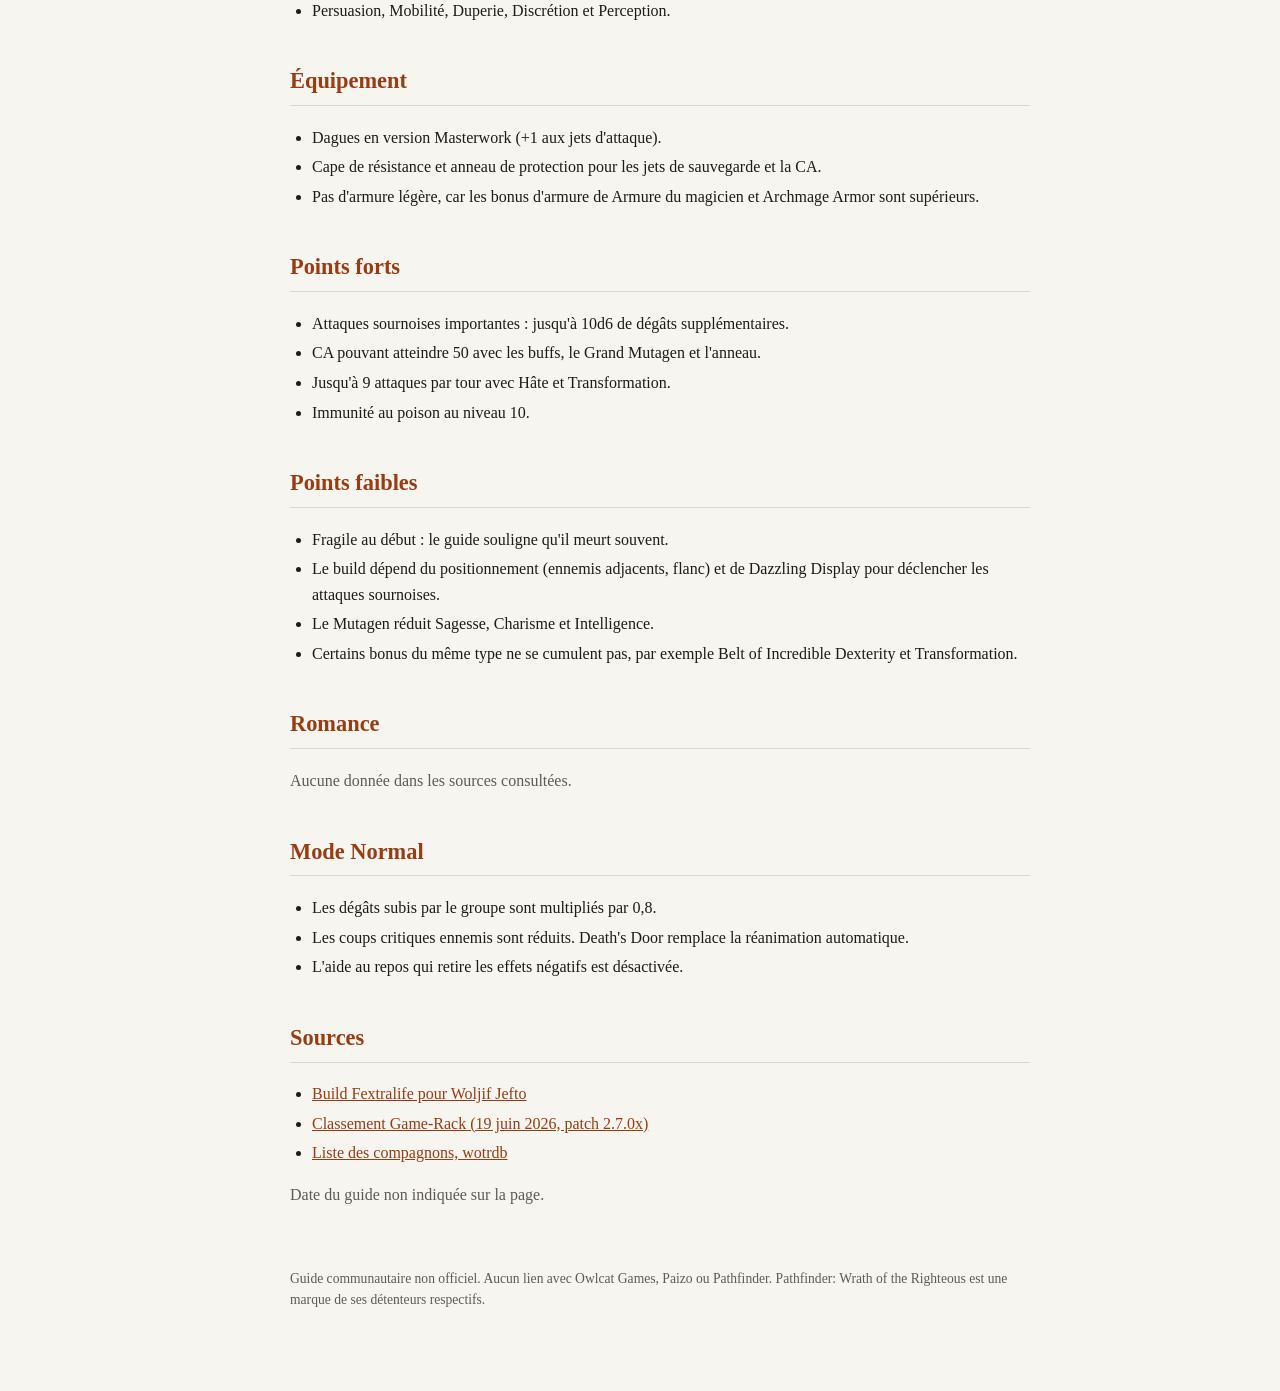
<file: woljif.html>
<!doctype html>
<html lang="fr">
<head>
  <meta charset="utf-8">
  <meta name="viewport" content="width=device-width, initial-scale=1">
  <title>Woljif Jefto : WOTR Companions</title>
  <link rel="stylesheet" href="style.css">
</head>
<body>
<nav class="site-nav">
  <a class="nav-brand" href="index.html">WOTR Companions</a>
  <details class="nav-group" open>
    <summary class="nav-title">Démarrer</summary>
    <a href="index.html">Accueil</a>
    <a href="companions.html">Vue d&#x27;ensemble</a>
  </details>
  <details class="nav-group" open>
    <summary class="nav-title">Compagnons</summary>
    <a href="ember.html">Ember</a>
    <a href="delamere.html">Delamere</a>
    <a href="arueshalae.html">Arueshalae</a>
    <a href="woljif.html" aria-current="page">Woljif Jefto</a>
    <a href="sosiel.html">Sosiel</a>
    <a href="daeran.html">Daeran</a>
    <a href="regill.html">Regill</a>
    <a href="greybor.html">Greybor</a>
  </details>
  <details class="nav-group" open>
    <summary class="nav-title">Builds</summary>
    <a href="builds.html">Builds par classe</a>
    <a href="builds-maison.html">Builds maison</a>
  </details>
  <details class="nav-group" open>
    <summary class="nav-title">Outils</summary>
    <a href="calculateur-des.html">Calculateur de dés</a>
    <a href="mods.html">Mods</a>
    <a href="guides-wotrdb.html">Référence wotrdb</a>
  </details>
</nav>
<main>

  <h1>Woljif Jefto</h1>
  <p class="subtitle">Scélérat occulte puis Vivisectionniste (Alchemist) · Attaques sournoises</p>

  <div class="card warning">
    <strong>Avertissement.</strong> Ces guides reposent sur des guides communautaires (Fextralife). Les dons, les niveaux et les valeurs peuvent changer selon la version et les patchs. Vérifie chaque point en jeu.
  </div>

  <p><a href="companions.html">← Retour à la vue d'ensemble</a></p>

  <div class="card summary"><dl><dt>Classe de départ</dt><dd>Scélérat occulte puis Vivisectionniste (Alchemist)</dd><dt>Rôle</dt><dd>Attaques sournoises</dd><dt>Source principale</dt><dd><a href="https://fextralife.com/woljif-build-pathfinder-wrath-of-the-righteous-guide/">Build Fextralife pour Woljif Jefto</a></dd></dl></div>

  <p class="muted">Badge <span class="badge badge-warn">À compléter</span> : information non vérifiée ou absente de la source.</p>

  <h2>Classes et niveaux</h2>
  <ul>
    <li>Quatre niveaux de Rogue Scélérat occulte, puis Vivisectionniste Alchemist du niveau 5 au niveau 20.</li>
    <li>Woljif rejoint le groupe au niveau 3, donc un niveau de plus suffit pour obtenir Debilitating Injury.</li>
  </ul>

  <h2>Ordre de montée de niveau</h2>
  <ul>
    <li>Dons (niveaux 5 à 19) : Esquive (5), Arme de prédilection (Dagger) (7), Piranha Strike (9), Réflexes de combat ou Débordement (11), Dazzling Display (13), Shatter Defenses (15), Greater Combat à deux armes (17), Critique amélioré (Dagger) (19).</li>
    <li>Découvertes médicales (Vivisectionniste 2 à 16) : Feral Mutagen (2), Combat Trick : Improved Combat à deux armes (4), Feral Wings (6), Enhance Potion (8), Crippling Strike (10), Infusion (12), Greater Mutagen (14), Grand Mutagen (16).</li>
  </ul>

  <h2>Dons et capacités clés</h2>
  <ul>
    <li>Mythiques : Archmage Armor, Incantation abondante, Improved Incantation abondante, Ever Ready, Leading Strike.</li>
    <li>Dons mythiques : Arme de prédilection, Piranha Strike, Sneak Attacker, Critique amélioré, Flawless Attacks.</li>
  </ul>

  <h2>Sorts et capacités</h2>
  <ul>
    <li>Défensifs : Armure du magicien, Barkskin, Shield, Hâte, Transformation.</li>
    <li>Illusions et protection : Image miroir, Blur, Displacement, Greater Invisibility, Cure Critical Wounds, False Life Greater.</li>
  </ul>

  <h2>Statistiques</h2>
  <ul>
    <li>Base wotrdb, Chaotique Neutre : FOR 10, DEX 18, CON 13, INT 16, SAG 10, CHA 12.</li>
    <li>Un point d&#x27;attribut tous les 4 niveaux, investi en Dextérité aux niveaux 4, 8, 12 et 16 : 24 en Dextérité (+7).</li>
    <li>Un point en Constitution au niveau 20 : 14 (+2).</li>
    <li>Le Grand Mutagen apporte +8 en Dextérité et +6 en Constitution.</li>
    <li>Le guide cite STR, CON et CHA dans son en-tête, mais son texte se concentre sur Dextérité et Constitution. Cette incohérence est à vérifier.</li>
  </ul>

  <h2>Compétences</h2>
  <ul>
    <li>Persuasion, Mobilité, Duperie, Discrétion et Perception.</li>
  </ul>

  <h2>Équipement</h2>
  <ul>
    <li>Dagues en version Masterwork (+1 aux jets d&#x27;attaque).</li>
    <li>Cape de résistance et anneau de protection pour les jets de sauvegarde et la CA.</li>
    <li>Pas d&#x27;armure légère, car les bonus d&#x27;armure de Armure du magicien et Archmage Armor sont supérieurs.</li>
  </ul>

  <h2>Points forts</h2>
  <ul>
    <li>Attaques sournoises importantes : jusqu&#x27;à 10d6 de dégâts supplémentaires.</li>
    <li>CA pouvant atteindre 50 avec les buffs, le Grand Mutagen et l&#x27;anneau.</li>
    <li>Jusqu&#x27;à 9 attaques par tour avec Hâte et Transformation.</li>
    <li>Immunité au poison au niveau 10.</li>
  </ul>

  <h2>Points faibles</h2>
  <ul>
    <li>Fragile au début : le guide souligne qu&#x27;il meurt souvent.</li>
    <li>Le build dépend du positionnement (ennemis adjacents, flanc) et de Dazzling Display pour déclencher les attaques sournoises.</li>
    <li>Le Mutagen réduit Sagesse, Charisme et Intelligence.</li>
    <li>Certains bonus du même type ne se cumulent pas, par exemple Belt of Incredible Dexterity et Transformation.</li>
  </ul>

  <h2>Romance</h2>
  <p class="muted">Aucune donnée dans les sources consultées.</p>

  <h2>Mode Normal</h2>
  <ul>
    <li>Les dégâts subis par le groupe sont multipliés par 0,8.</li>
    <li>Les coups critiques ennemis sont réduits. Death&#x27;s Door remplace la réanimation automatique.</li>
    <li>L&#x27;aide au repos qui retire les effets négatifs est désactivée.</li>
  </ul>

  <h2>Sources</h2>
  <ul>
    <li><a href="https://fextralife.com/woljif-build-pathfinder-wrath-of-the-righteous-guide/">Build Fextralife pour Woljif Jefto</a></li>
    <li><a href="https://game-rack.com/en/articles/en-pathfinder-wot-r-companion-ranking-build-1087">Classement Game-Rack (19 juin 2026, patch 2.7.0x)</a></li>
    <li><a href="https://wotrdb.wiki/fr/compagnons">Liste des compagnons, wotrdb</a></li>
  </ul>
  <p class="muted">Date du guide non indiquée sur la page.</p>

  <footer>Guide communautaire non officiel. Aucun lien avec Owlcat Games, Paizo ou Pathfinder. Pathfinder: Wrath of the Righteous est une marque de ses détenteurs respectifs.</footer>
</main>
<script src="theme.js"></script>
</body>
</html>
</file>
<file: style.css>
:root {
  --bg: #f7f5f0;
  --fg: #1d1b18;
  --muted: #5f5a52;
  --accent: #9a3b12;
  --card: #ffffff;
  --border: #ddd6ca;
}
@media (prefers-color-scheme: dark) {
  :root:not([data-theme="light"]) {
    --bg: #161514;
    --fg: #ece8e1;
    --muted: #a39d93;
    --accent: #e0793f;
    --card: #1f1d1b;
    --border: #3a3631;
  }
}
:root[data-theme="dark"] {
  --bg: #161514;
  --fg: #ece8e1;
  --muted: #a39d93;
  --accent: #e0793f;
  --card: #1f1d1b;
  --border: #3a3631;
}
* { box-sizing: border-box; }
body {
  margin: 0;
  background: var(--bg);
  color: var(--fg);
  font-family: Georgia, "Times New Roman", serif;
  line-height: 1.6;
}
main {
  max-width: 820px;
  margin: 0 auto;
  padding: 24px 20px 80px;
}
nav.site-nav {
  max-width: 820px;
  margin: 0 auto;
  padding: 16px 20px 0;
  display: flex;
  flex-wrap: wrap;
  gap: 8px;
  font-size: 0.95rem;
}
nav.site-nav a {
  padding: 6px 12px;
  border: 1px solid var(--border);
  border-radius: 6px;
  background: var(--card);
  color: var(--fg);
  text-decoration: none;
}
nav.site-nav a[aria-current="page"] {
  border-color: var(--accent);
  color: var(--accent);
}
/* Sur téléphone, les groupes restent sur une seule ligne qui se replie */
nav.site-nav .nav-group { display: contents; }
nav.site-nav .nav-title { display: none; }
h1 { font-size: 2rem; margin: 16px 0 4px; }
h2 { font-size: 1.4rem; margin-top: 40px; border-bottom: 1px solid var(--border); padding-bottom: 6px; color: var(--accent); }
h3 { font-size: 1.1rem; margin-top: 24px; }
.subtitle { color: var(--muted); margin-top: 0; }
.card {
  background: var(--card);
  border: 1px solid var(--border);
  border-radius: 8px;
  padding: 16px 20px;
  margin: 16px 0;
}
.warning { border-left: 4px solid var(--accent); }
table {
  width: 100%;
  border-collapse: collapse;
  margin: 16px 0;
  font-size: 0.95rem;
}
th, td {
  border: 1px solid var(--border);
  padding: 8px 10px;
  text-align: left;
  vertical-align: top;
}
th { background: var(--card); }
ul { padding-left: 22px; }
li { margin: 4px 0; }
a { color: var(--accent); }
label { display: block; margin: 12px 0 4px; font-weight: bold; }
input[type="number"] {
  font: inherit;
  padding: 6px 8px;
  border: 1px solid var(--border);
  border-radius: 4px;
  background: var(--bg);
  color: var(--fg);
  width: 120px;
}
.result { margin-top: 16px; font-size: 1.05rem; }
.result strong { color: var(--accent); }
.over { color: var(--accent); font-weight: bold; }
footer { margin-top: 60px; color: var(--muted); font-size: 0.85rem; }

/* Large screens : menu fixe à gauche */
@media (min-width: 1000px) {
  body {
    display: grid;
    grid-template-columns: 250px minmax(0, 1fr);
    align-items: start;
  }
  nav.site-nav {
    position: sticky;
    top: 0;
    height: 100vh;
    overflow-y: auto;
    flex-direction: column;
    flex-wrap: nowrap;
    max-width: none;
    margin: 0;
    padding: 20px 16px 32px;
    border-right: 1px solid var(--border);
    background: var(--bg);
  }
  nav.site-nav { scrollbar-width: thin; scrollbar-color: var(--border) transparent; }
  nav.site-nav .nav-group { display: block; }
  nav.site-nav details.nav-group > summary { list-style: none; cursor: pointer; }
  nav.site-nav details.nav-group > summary::-webkit-details-marker { display: none; }
  nav.site-nav .nav-title::after { content: "▾"; float: right; font-weight: normal; }
  nav.site-nav details:not([open]) > .nav-title::after { content: "▸"; }
  nav.site-nav .nav-title {
    display: block;
    margin: 14px 0 4px;
    font-size: 0.72rem;
    font-weight: bold;
    letter-spacing: 0.08em;
    text-transform: uppercase;
    color: var(--muted);
  }
  nav.site-nav .nav-group:first-child .nav-title { margin-top: 0; }
  nav.site-nav a {
    display: block;
    padding: 4px 10px;
    font-size: 0.92rem;
    border: none;
    border-left: 2px solid transparent;
    border-radius: 0 4px 4px 0;
    background: none;
  }
  nav.site-nav a:hover { background: var(--card); }
  nav.site-nav .tool-icons { display: flex; flex-wrap: wrap; gap: 8px; padding: 4px 0 0; }
  nav.site-nav .tool-icon {
    display: inline-flex;
    align-items: center;
    justify-content: center;
    width: 40px;
    height: 40px;
    padding: 0;
    border: 1px solid var(--border);
    border-radius: 8px;
    background: var(--card);
    color: var(--fg);
    cursor: pointer;
    font: inherit;
  }
  nav.site-nav .tool-icon:hover { border-color: var(--accent); color: var(--accent); }
  nav.site-nav .tool-icon[aria-current="page"] { border-color: var(--accent); color: var(--accent); }
  nav.site-nav .tool-icon:focus-visible { outline: 2px solid var(--accent); outline-offset: 2px; }
  nav.site-nav a[aria-current="page"] {
    background: var(--card);
    border-left-color: var(--accent);
  }
  main {
    margin: 0;
    max-width: 820px;
    padding: 24px 40px 80px;
  }
}

/* Spoilers : masqués tant que l'interrupteur n'est pas activé */
html.hide-spoilers nav.site-nav a.spoiler-link { display: none; }
html.hide-spoilers body[data-spoiler] main > :not(h1):not(.subtitle):not(.spoiler-gate) { display: none; }

/* --- Lisibilité des tableaux --- */
.table-wrap { overflow-x: auto; margin: 16px 0; -webkit-overflow-scrolling: touch; }
.table-wrap > table { margin: 0; }
.table-wrap.long { max-height: 70vh; overflow: auto; }
.table-wrap.long thead th { position: sticky; top: 0; z-index: 1; }
tbody tr:nth-child(even) td { background: rgba(127, 127, 127, 0.07); }
tbody td:first-child { font-weight: 600; }

/* --- Polices : sans-serif pour l'interface et les données --- */
nav.site-nav, table, th, td, label, .badge, .btn, .filter-input, .toc, .spoiler-gate, input, select, button {
  font-family: system-ui, -apple-system, "Segoe UI", Roboto, "Helvetica Neue", Arial, sans-serif;
}

/* --- Focus visible au clavier --- */
a:focus-visible, button:focus-visible, summary:focus-visible, input:focus-visible, select:focus-visible {
  outline: 2px solid var(--accent);
  outline-offset: 2px;
}

/* --- Boutons et champs --- */
.btn {
  display: inline-block;
  padding: 0.5rem 1rem;
  border: 1px solid var(--accent);
  border-radius: 8px;
  background: var(--card);
  color: var(--accent);
  font: inherit;
  cursor: pointer;
  text-decoration: none;
}
.btn:hover { background: var(--accent); color: var(--bg); }
.filter-input {
  display: block;
  width: 100%;
  max-width: 26rem;
  padding: 0.5rem 0.75rem;
  border: 1px solid var(--border);
  border-radius: 6px;
  background: var(--card);
  color: var(--fg);
  font: inherit;
}

/* --- Sommaire --- */
.toc {
  background: var(--card);
  border: 1px solid var(--border);
  border-radius: 8px;
  padding: 12px 16px;
  margin: 16px 0;
  font-size: 0.95rem;
}
.toc summary { cursor: pointer; font-weight: bold; color: var(--accent); }
.toc ul { margin: 8px 0 0; columns: 2; column-gap: 24px; }
.toc li { break-inside: avoid; }
@media (max-width: 600px) { .toc ul { columns: 1; } }

/* --- Pastilles de statut --- */
:root { --ok: #2f7a3a; --warn: #a4560e; --unk: #6b655c; }
@media (prefers-color-scheme: dark) {
  :root:not([data-theme="light"]) { --ok: #8fd196; --warn: #f0a35e; --unk: #b3ada3; }
}
:root[data-theme="dark"] { --ok: #8fd196; --warn: #f0a35e; --unk: #b3ada3; }
.badge {
  display: inline-block;
  padding: 1px 9px;
  border: 1px solid currentColor;
  border-radius: 999px;
  font-size: 0.85rem;
  white-space: nowrap;
}
.badge-ok { color: var(--ok); }
.badge-warn { color: var(--warn); }
.badge-unk { color: var(--unk); }

/* --- Cartes de talents (générateur) --- */
.talent-card { padding: 10px 14px; margin: 8px 0; }
.muted { color: var(--muted); }

/* --- Impression --- */
@media print {
  nav.site-nav, .tool-icons, .toc, .spoiler-gate, .btn { display: none !important; }
  body { display: block !important; background: #fff; color: #000; }
  main { max-width: none; padding: 0; }
  .card, table, .table-wrap { break-inside: avoid; }
  .table-wrap.long { max-height: none; overflow: visible; }
  h2 { break-after: avoid; }
  a { color: #000; }
}

/* Téléphone : menu burger. La navigation est un panneau qui s'ouvre. */
.mobile-bar, .nav-backdrop, .menu-toggle { display: none; }
@media (max-width: 999px) {
  .mobile-bar {
    display: flex;
    align-items: center;
    justify-content: space-between;
    gap: 12px;
    position: sticky;
    top: 0;
    z-index: 90;
    padding: 10px 16px;
    background: var(--bg);
    border-bottom: 1px solid var(--border);
  }
  .mobile-title { font-weight: 600; color: var(--fg); text-decoration: none; }
  .menu-toggle {
    display: inline-block;
    padding: 6px 12px;
    border: 1px solid var(--border);
    border-radius: 6px;
    background: var(--card);
    color: var(--fg);
    font: inherit;
    cursor: pointer;
  }
  .menu-toggle:focus-visible { outline: 2px solid var(--accent); outline-offset: 2px; }
  nav.site-nav { display: none; }
  html.nav-open nav.site-nav {
    display: flex;
    flex-direction: column;
    flex-wrap: nowrap;
    position: fixed;
    top: 0;
    left: 0;
    bottom: 0;
    width: min(86vw, 320px);
    max-width: none;
    margin: 0;
    gap: 6px;
    padding: 16px;
    overflow-y: auto;
    background: var(--bg);
    z-index: 110;
    box-shadow: 0 0 24px rgba(0, 0, 0, 0.4);
  }
  html.nav-open nav.site-nav a { display: block; }
  html.nav-open .nav-backdrop {
    display: block;
    position: fixed;
    inset: 0;
    z-index: 105;
    border: 0;
    background: rgba(0, 0, 0, 0.5);
  }
}

/* --- Marque et synthèse des fiches compagnons --- */
nav.site-nav .nav-brand { display: block; font-weight: 600; color: var(--fg); text-decoration: none; margin: 0 0 12px; font-size: 1.05rem; }
.card.summary dl { display: grid; grid-template-columns: max-content 1fr; gap: 6px 18px; margin: 0; }
.card.summary dt { color: var(--muted); font-size: 0.9rem; }
.card.summary dd { margin: 0; }
.card.summary a { color: var(--accent); }
</file>
